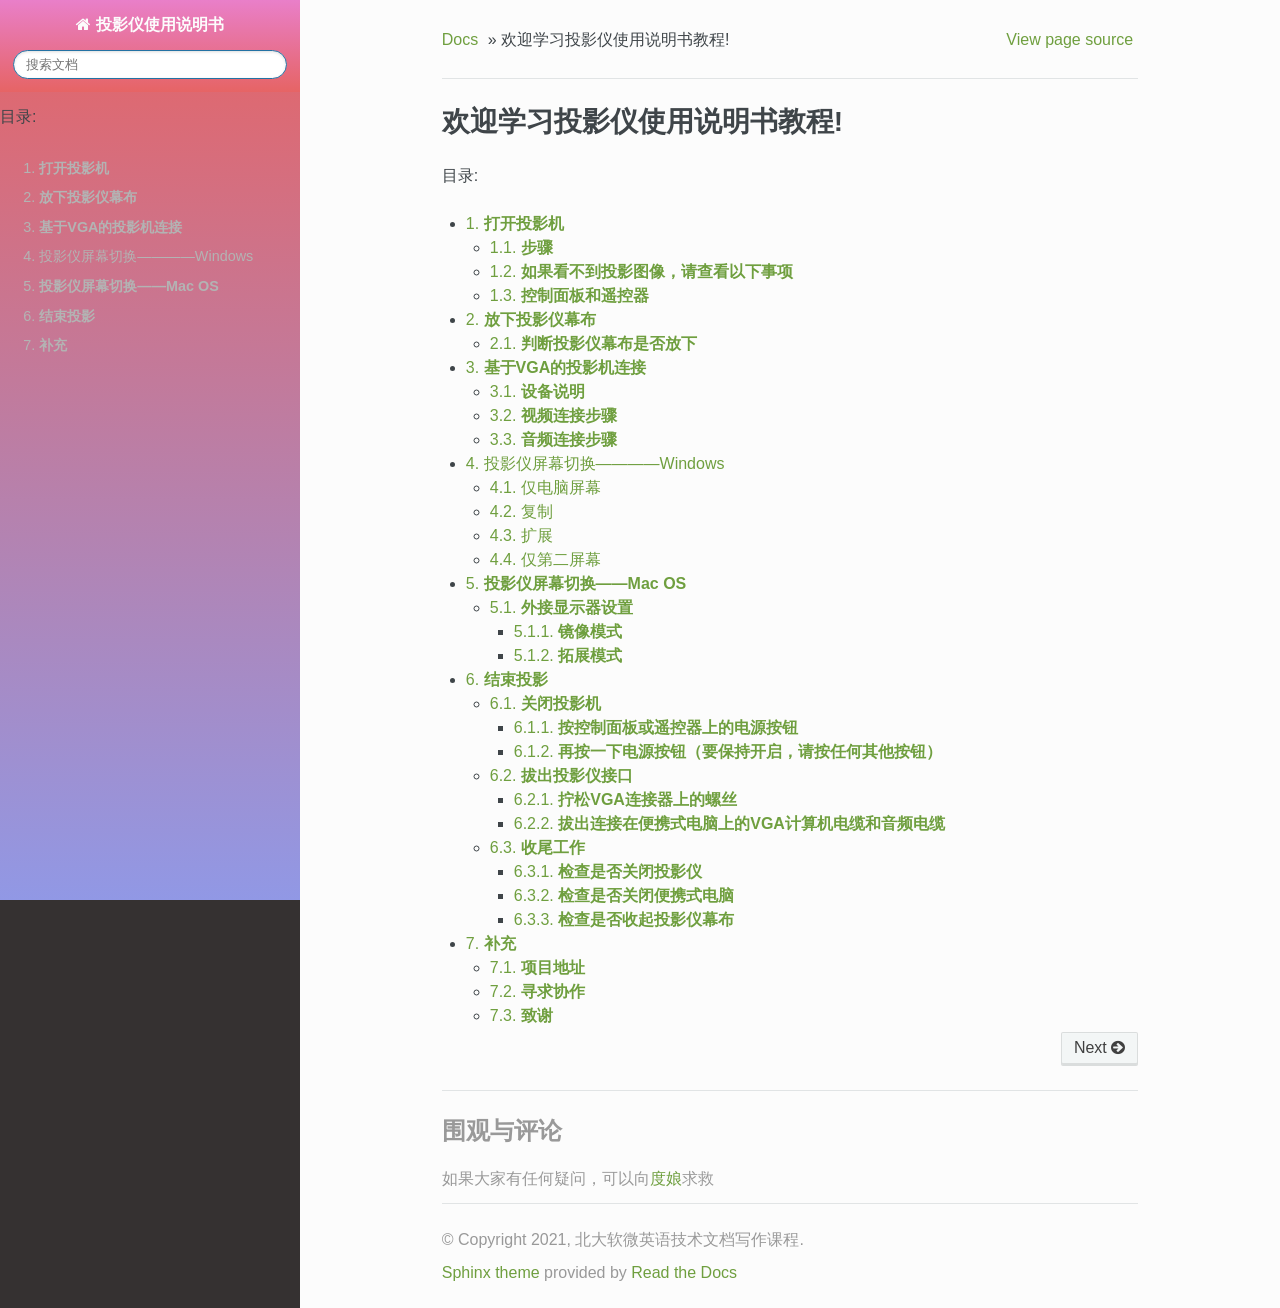
<file: index.html>
<!DOCTYPE html>
<!--[if IE 8]><html class="no-js lt-ie9" lang="en" > <![endif]-->
<!--[if gt IE 8]><!--> <html class="no-js" lang="en" > <!--<![endif]-->
<head>
  <meta charset="utf-8">
  <meta name="viewport" content="width=device-width, initial-scale=1.0">
  
  <title>欢迎学习投影仪使用说明书教程! &mdash; 投影仪使用说明书 1.0.0rc1 文档</title>
  

  
  

  
  <link href="_static/css/font_lato_googleapi.css" type='text/css'>
  
  
    

  

  
  
    <link rel="stylesheet" href="_static/css/theme.css" type="text/css" />
  

  
    <link rel="stylesheet" href="_static/copybutton.css" type="text/css" />
  
        <link rel="index" title="索引"
              href="genindex.html"/>
        <link rel="search" title="搜索" href="search.html"/>
    <link rel="top" title="投影仪使用说明书 1.0.0rc1 文档" href="#"/>
        <link rel="next" title="1. 打开投影机" href="chapter1.html"/> 

  
  <script type="text/javascript" src="_static/js/modernizr.min.js"></script>

</head>

<body class="wy-body-for-nav" role="document">

  <div class="wy-grid-for-nav">

    
    <nav data-toggle="wy-nav-shift" class="wy-nav-side">
      <div class="wy-side-nav-search">
        
          <a href="#" class="fa fa-home"> 投影仪使用说明书</a>
        
        <div role="search">
  <form id ="rtd-search-form" class="wy-form" action="search.html" method="get">
    <input type="text" name="q" placeholder="搜索文档" />
    <input type="hidden" name="check_keywords" value="yes" />
    <input type="hidden" name="area" value="default" />
  </form>
</div>
      </div>

      <div class="wy-menu wy-menu-vertical" data-spy="affix" role="navigation" aria-label="main navigation">
        
        
            <p class="caption"><span class="caption-text">目录:</span></p>
<ul>
<li class="toctree-l1"><a class="reference internal" href="chapter1.html">1. <strong>打开投影机</strong></a><ul>
<li class="toctree-l2"><a class="reference internal" href="chapter1.html#id2">1.1. <strong>步骤</strong></a></li>
<li class="toctree-l2"><a class="reference internal" href="chapter1.html#id3">1.2. <strong>如果看不到投影图像，请查看以下事项</strong></a></li>
<li class="toctree-l2"><a class="reference internal" href="chapter1.html#id4">1.3. <strong>控制面板和遥控器</strong></a></li>
</ul>
</li>
<li class="toctree-l1"><a class="reference internal" href="chapter2.html">2. <strong>放下投影仪幕布</strong></a><ul>
<li class="toctree-l2"><a class="reference internal" href="chapter2.html#id2">2.1. <strong>判断投影仪幕布是否放下</strong></a></li>
</ul>
</li>
<li class="toctree-l1"><a class="reference internal" href="chapter3.html">3. <strong>基于VGA的投影机连接</strong></a><ul>
<li class="toctree-l2"><a class="reference internal" href="chapter3.html#id1">3.1. <strong>设备说明</strong></a></li>
<li class="toctree-l2"><a class="reference internal" href="chapter3.html#id4">3.2. <strong>视频连接步骤</strong></a></li>
<li class="toctree-l2"><a class="reference internal" href="chapter3.html#id5">3.3. <strong>音频连接步骤</strong></a></li>
</ul>
</li>
<li class="toctree-l1"><a class="reference internal" href="chapter4.html">4. 投影仪屏幕切换————Windows</a><ul>
<li class="toctree-l2"><a class="reference internal" href="chapter4.html#id1">4.1. 仅电脑屏幕</a></li>
<li class="toctree-l2"><a class="reference internal" href="chapter4.html#id2">4.2. 复制</a></li>
<li class="toctree-l2"><a class="reference internal" href="chapter4.html#id3">4.3. 扩展</a></li>
<li class="toctree-l2"><a class="reference internal" href="chapter4.html#id4">4.4. 仅第二屏幕</a></li>
</ul>
</li>
<li class="toctree-l1"><a class="reference internal" href="chapter5.html">5. <strong>投影仪屏幕切换——Mac OS</strong></a><ul>
<li class="toctree-l2"><a class="reference internal" href="chapter5.html#id1">5.1. <strong>外接显示器设置</strong></a></li>
</ul>
</li>
<li class="toctree-l1"><a class="reference internal" href="chapter6.html">6. <strong>结束投影</strong></a><ul>
<li class="toctree-l2"><a class="reference internal" href="chapter6.html#id2">6.1. <strong>关闭投影机</strong></a></li>
<li class="toctree-l2"><a class="reference internal" href="chapter6.html#id5">6.2. <strong>拔出投影仪接口</strong></a></li>
<li class="toctree-l2"><a class="reference internal" href="chapter6.html#id8">6.3. <strong>收尾工作</strong></a></li>
</ul>
</li>
<li class="toctree-l1"><a class="reference internal" href="chapter7.html">7. <strong>补充</strong></a><ul>
<li class="toctree-l2"><a class="reference internal" href="chapter7.html#id2">7.1. <strong>项目地址</strong></a></li>
<li class="toctree-l2"><a class="reference internal" href="chapter7.html#id5">7.2. <strong>寻求协作</strong></a></li>
<li class="toctree-l2"><a class="reference internal" href="chapter7.html#id6">7.3. <strong>致谢</strong></a></li>
</ul>
</li>
</ul>

        
      </div>
      &nbsp;
    </nav>

    <section data-toggle="wy-nav-shift" class="wy-nav-content-wrap">

      
      <nav class="wy-nav-top" role="navigation" aria-label="top navigation">
        <i data-toggle="wy-nav-top" class="fa fa-bars"></i>
        <a href="#">投影仪使用说明书</a>
      </nav>


      
      
      <div class="wy-nav-content">
        <div class="rst-content">
          <div role="navigation" aria-label="breadcrumbs navigation">
  <ul class="wy-breadcrumbs">
    <li><a href="#">Docs</a> &raquo;</li>
      
    <li>欢迎学习投影仪使用说明书教程!</li>
      <li class="wy-breadcrumbs-aside">
        
          <a href="_sources/index.rst.txt" rel="nofollow"> View page source</a>
        
      </li>
  </ul>
  <hr/>
</div>
          <div role="main" class="document">
            
  <div class="section" id="id1">
<h1>欢迎学习投影仪使用说明书教程!<a class="headerlink" href="#id1" title="永久链接至标题">¶</a></h1>
<div class="toctree-wrapper compound">
<p class="caption"><span class="caption-text">目录:</span></p>
<ul>
<li class="toctree-l1"><a class="reference internal" href="chapter1.html">1. <strong>打开投影机</strong></a><ul>
<li class="toctree-l2"><a class="reference internal" href="chapter1.html#id2">1.1. <strong>步骤</strong></a></li>
<li class="toctree-l2"><a class="reference internal" href="chapter1.html#id3">1.2. <strong>如果看不到投影图像，请查看以下事项</strong></a></li>
<li class="toctree-l2"><a class="reference internal" href="chapter1.html#id4">1.3. <strong>控制面板和遥控器</strong></a></li>
</ul>
</li>
<li class="toctree-l1"><a class="reference internal" href="chapter2.html">2. <strong>放下投影仪幕布</strong></a><ul>
<li class="toctree-l2"><a class="reference internal" href="chapter2.html#id2">2.1. <strong>判断投影仪幕布是否放下</strong></a></li>
</ul>
</li>
<li class="toctree-l1"><a class="reference internal" href="chapter3.html">3. <strong>基于VGA的投影机连接</strong></a><ul>
<li class="toctree-l2"><a class="reference internal" href="chapter3.html#id1">3.1. <strong>设备说明</strong></a></li>
<li class="toctree-l2"><a class="reference internal" href="chapter3.html#id4">3.2. <strong>视频连接步骤</strong></a></li>
<li class="toctree-l2"><a class="reference internal" href="chapter3.html#id5">3.3. <strong>音频连接步骤</strong></a></li>
</ul>
</li>
<li class="toctree-l1"><a class="reference internal" href="chapter4.html">4. 投影仪屏幕切换————Windows</a><ul>
<li class="toctree-l2"><a class="reference internal" href="chapter4.html#id1">4.1. 仅电脑屏幕</a></li>
<li class="toctree-l2"><a class="reference internal" href="chapter4.html#id2">4.2. 复制</a></li>
<li class="toctree-l2"><a class="reference internal" href="chapter4.html#id3">4.3. 扩展</a></li>
<li class="toctree-l2"><a class="reference internal" href="chapter4.html#id4">4.4. 仅第二屏幕</a></li>
</ul>
</li>
<li class="toctree-l1"><a class="reference internal" href="chapter5.html">5. <strong>投影仪屏幕切换——Mac OS</strong></a><ul>
<li class="toctree-l2"><a class="reference internal" href="chapter5.html#id1">5.1. <strong>外接显示器设置</strong></a><ul>
<li class="toctree-l3"><a class="reference internal" href="chapter5.html#id2">5.1.1. <strong>镜像模式</strong></a></li>
<li class="toctree-l3"><a class="reference internal" href="chapter5.html#id3">5.1.2. <strong>拓展模式</strong></a></li>
</ul>
</li>
</ul>
</li>
<li class="toctree-l1"><a class="reference internal" href="chapter6.html">6. <strong>结束投影</strong></a><ul>
<li class="toctree-l2"><a class="reference internal" href="chapter6.html#id2">6.1. <strong>关闭投影机</strong></a><ul>
<li class="toctree-l3"><a class="reference internal" href="chapter6.html#id3">6.1.1. <strong>按控制面板或遥控器上的电源按钮</strong></a></li>
<li class="toctree-l3"><a class="reference internal" href="chapter6.html#id4">6.1.2. <strong>再按一下电源按钮（要保持开启，请按任何其他按钮）</strong></a></li>
</ul>
</li>
<li class="toctree-l2"><a class="reference internal" href="chapter6.html#id5">6.2. <strong>拔出投影仪接口</strong></a><ul>
<li class="toctree-l3"><a class="reference internal" href="chapter6.html#vga">6.2.1. <strong>拧松VGA连接器上的螺丝</strong></a></li>
<li class="toctree-l3"><a class="reference internal" href="chapter6.html#id6">6.2.2. <strong>拔出连接在便携式电脑上的VGA计算机电缆和音频电缆</strong></a></li>
</ul>
</li>
<li class="toctree-l2"><a class="reference internal" href="chapter6.html#id8">6.3. <strong>收尾工作</strong></a><ul>
<li class="toctree-l3"><a class="reference internal" href="chapter6.html#id9">6.3.1. <strong>检查是否关闭投影仪</strong></a></li>
<li class="toctree-l3"><a class="reference internal" href="chapter6.html#id10">6.3.2. <strong>检查是否关闭便携式电脑</strong></a></li>
<li class="toctree-l3"><a class="reference internal" href="chapter6.html#id11">6.3.3. <strong>检查是否收起投影仪幕布</strong></a></li>
</ul>
</li>
</ul>
</li>
<li class="toctree-l1"><a class="reference internal" href="chapter7.html">7. <strong>补充</strong></a><ul>
<li class="toctree-l2"><a class="reference internal" href="chapter7.html#id2">7.1. <strong>项目地址</strong></a></li>
<li class="toctree-l2"><a class="reference internal" href="chapter7.html#id5">7.2. <strong>寻求协作</strong></a></li>
<li class="toctree-l2"><a class="reference internal" href="chapter7.html#id6">7.3. <strong>致谢</strong></a></li>
</ul>
</li>
</ul>
</div>
</div>


          </div>
          
          <footer>
  
    <div class="rst-footer-buttons" role="navigation" aria-label="footer navigation">
      
        <a href="chapter1.html" class="btn btn-neutral float-right" title="1. 打开投影机">Next <span class="fa fa-arrow-circle-right"></span></a>
      
      
    </div>
  

  <!--添加disques，支持留言功能；线下自己使用时，请注释掉 <style>
#ad {
    float: right;
    width: 29%;
}

#discuss {
    float: left;
    width: 70%;
}

em {
    font-style: normal;
}

a, a .pre {
    color: ;
}

body, body.dark,.nav>ul>li>a:hover, .nav>ul>li>div a:hover {
	color: #3f4549 !important;
}
</style>
<div>
	<div class="section" id="discuss">

		<h2>
			围观与评论
			<a class="headerlink" href="#discuss" title="永久链接至标题">¶</a>
		</h2>

		<div id="disqus_thread"></div>
		<p>
			如果大家有任何疑问，可以向<a href='https://www.baidu.com/'>度娘</a>求救<br>
		</p>
		<script>
    /**
    *  RECOMMENDED CONFIGURATION VARIABLES: EDIT AND UNCOMMENT THE SECTION BELOW TO INSERT DYNAMIC VALUES FROM YOUR PLATFORM OR CMS.
    *  LEARN WHY DEFINING THESE VARIABLES IS IMPORTANT: https://disqus.com/admin/universalcode/#configuration-variables    */
    /*
    var disqus_config = function () {
    this.page.url = PAGE_URL;  // Replace PAGE_URL with your page's canonical URL variable
    this.page.identifier = PAGE_IDENTIFIER; // Replace PAGE_IDENTIFIER with your page's unique identifier variable
    };
    */
    		(function() { // DON'T EDIT BELOW THIS LINE
    		var d = document, s = d.createElement('script');
    		s.src = 'https://zhanghaojie.disqus.com/embed.js';
    		s.setAttribute('data-timestamp', +new Date());
    		(d.head || d.body).appendChild(s);
    		})();
		</script>
		<noscript>Please enable JavaScript to view the <a href="https://disqus.com/?ref_noscript">comments powered by Disqus.</a></noscript>

	
	</div>
<div style="clear:both" />
 ，因为disqus加载的速度太慢，影响本地浏览体验；-->
  <hr/>  
     <style>
#ad {
    float: right;
    width: 29%;
}

#discuss {
    float: left;
    width: 70%;
}

em {
    font-style: normal;
}

a, a .pre {
    color: ;
}

body, body.dark,.nav>ul>li>a:hover, .nav>ul>li>div a:hover {
	color: #3f4549 !important;
}
</style>
<div>
	<div class="section" id="discuss">

		<h2>
			围观与评论
			<a class="headerlink" href="#discuss" title="永久链接至标题">¶</a>
		</h2>

		<div id="disqus_thread"></div>
		<p>
			如果大家有任何疑问，可以向<a href='https://www.baidu.com/'>度娘</a>求救<br>
		</p>
		<script>
    /**
    *  RECOMMENDED CONFIGURATION VARIABLES: EDIT AND UNCOMMENT THE SECTION BELOW TO INSERT DYNAMIC VALUES FROM YOUR PLATFORM OR CMS.
    *  LEARN WHY DEFINING THESE VARIABLES IS IMPORTANT: https://disqus.com/admin/universalcode/#configuration-variables    */
    /*
    var disqus_config = function () {
    this.page.url = PAGE_URL;  // Replace PAGE_URL with your page's canonical URL variable
    this.page.identifier = PAGE_IDENTIFIER; // Replace PAGE_IDENTIFIER with your page's unique identifier variable
    };
    */
    		(function() { // DON'T EDIT BELOW THIS LINE
    		var d = document, s = d.createElement('script');
    		s.src = 'https://zhanghaojie.disqus.com/embed.js';
    		s.setAttribute('data-timestamp', +new Date());
    		(d.head || d.body).appendChild(s);
    		})();
		</script>
		<noscript>Please enable JavaScript to view the <a href="https://disqus.com/?ref_noscript">comments powered by Disqus.</a></noscript>

	
	</div>
<div style="clear:both" />
 
  <hr/>
  
  <div role="contentinfo">
    <p>
        &copy; Copyright 2021, 北大软微英语技术文档写作课程.
    </p>
  </div>

  <a href="https://github.com/snide/sphinx_rtd_theme">Sphinx theme</a> provided by <a href="https://readthedocs.org">Read the Docs</a>
</footer>
        </div>
      </div>

    </section>

  </div>
  
  


  

    <script type="text/javascript">
        var DOCUMENTATION_OPTIONS = {
            URL_ROOT:'./',
            VERSION:'1.0.0rc1',
            COLLAPSE_INDEX:false,
            FILE_SUFFIX:'.html',
            HAS_SOURCE:  true
        };
    </script>
      <script type="text/javascript" src="_static/jquery.js"></script>
      <script type="text/javascript" src="_static/underscore.js"></script>
      <script type="text/javascript" src="_static/doctools.js"></script>
      <script type="text/javascript" src="_static/language_data.js"></script>
      <script type="text/javascript" src="_static/clipboard.min.js"></script>
      <script type="text/javascript" src="_static/copybutton.js"></script>
      <script type="text/javascript" src="_static/translations.js"></script>

  

  
  
    <script type="text/javascript" src="_static/js/theme.js"></script>
  

  
  
  <script type="text/javascript">
      jQuery(function () {
          SphinxRtdTheme.StickyNav.enable();
      });
  </script>
    

<link rel="stylesheet" type="text/css"
href="_static/custom.css">



</body>
</html>
</file>
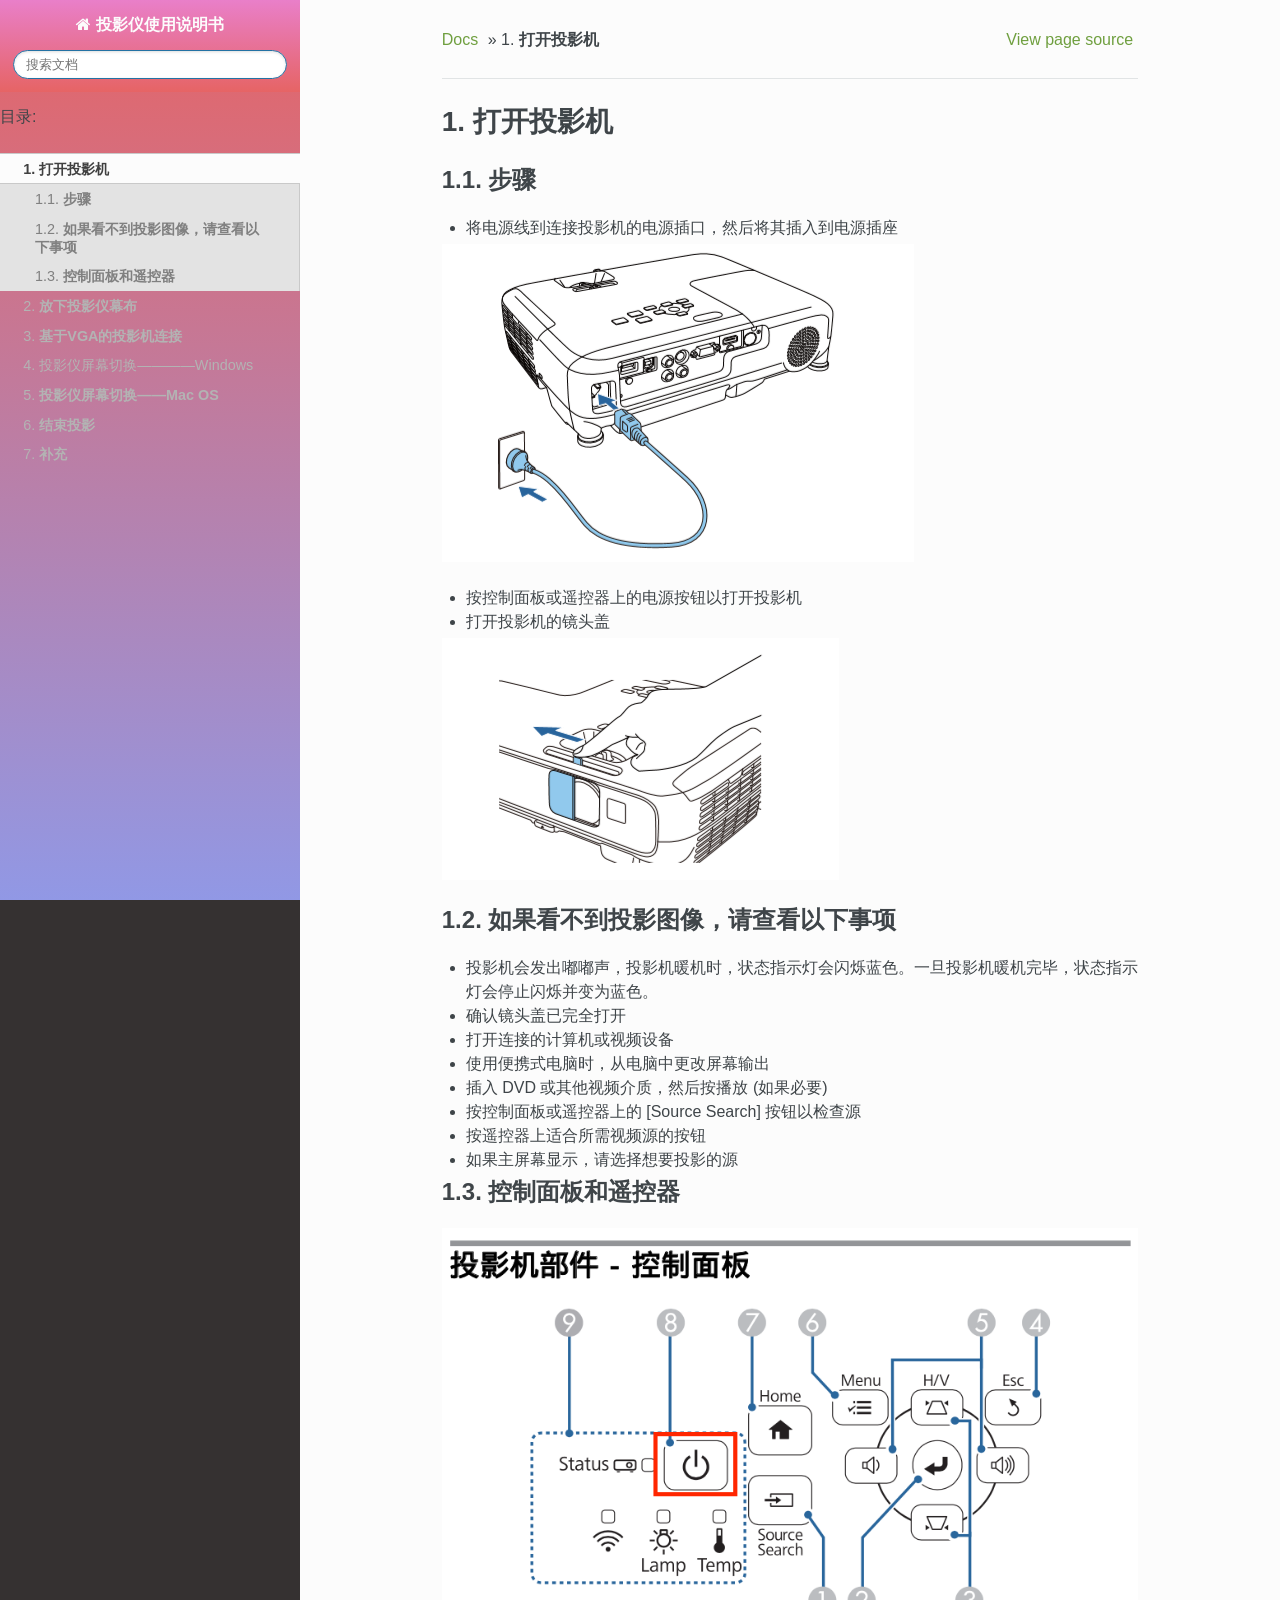
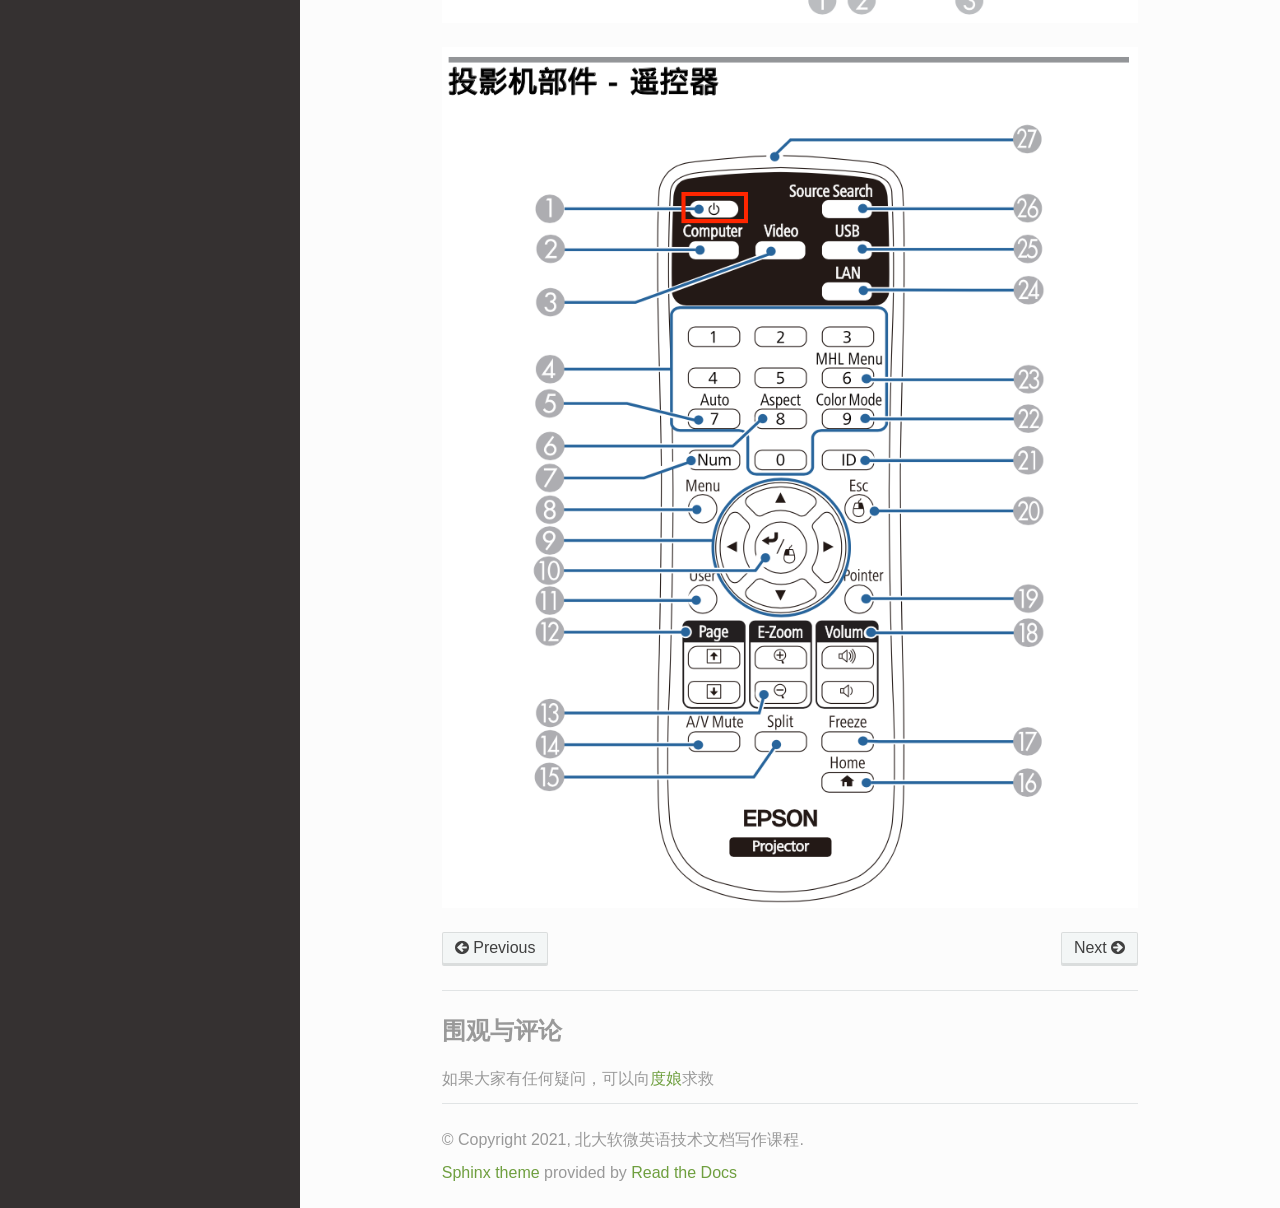
<file: chapter1.html>
<!DOCTYPE html>
<!--[if IE 8]><html class="no-js lt-ie9" lang="en" > <![endif]-->
<!--[if gt IE 8]><!--> <html class="no-js" lang="en" > <!--<![endif]-->
<head>
  <meta charset="utf-8">
  <meta name="viewport" content="width=device-width, initial-scale=1.0">
  
  <title>1. 打开投影机 &mdash; 投影仪使用说明书 1.0.0rc1 文档</title>
  

  
  

  
  <link href="_static/css/font_lato_googleapi.css" type='text/css'>
  
  
    

  

  
  
    <link rel="stylesheet" href="_static/css/theme.css" type="text/css" />
  

  
    <link rel="stylesheet" href="_static/copybutton.css" type="text/css" />
  
        <link rel="index" title="索引"
              href="genindex.html"/>
        <link rel="search" title="搜索" href="search.html"/>
    <link rel="top" title="投影仪使用说明书 1.0.0rc1 文档" href="index.html"/>
        <link rel="next" title="2. 放下投影仪幕布" href="chapter2.html"/>
        <link rel="prev" title="欢迎学习投影仪使用说明书教程!" href="index.html"/> 

  
  <script type="text/javascript" src="_static/js/modernizr.min.js"></script>

</head>

<body class="wy-body-for-nav" role="document">

  <div class="wy-grid-for-nav">

    
    <nav data-toggle="wy-nav-shift" class="wy-nav-side">
      <div class="wy-side-nav-search">
        
          <a href="index.html" class="fa fa-home"> 投影仪使用说明书</a>
        
        <div role="search">
  <form id ="rtd-search-form" class="wy-form" action="search.html" method="get">
    <input type="text" name="q" placeholder="搜索文档" />
    <input type="hidden" name="check_keywords" value="yes" />
    <input type="hidden" name="area" value="default" />
  </form>
</div>
      </div>

      <div class="wy-menu wy-menu-vertical" data-spy="affix" role="navigation" aria-label="main navigation">
        
        
            <p class="caption"><span class="caption-text">目录:</span></p>
<ul class="current">
<li class="toctree-l1 current"><a class="current reference internal" href="#">1. <strong>打开投影机</strong></a><ul>
<li class="toctree-l2"><a class="reference internal" href="#id2">1.1. <strong>步骤</strong></a></li>
<li class="toctree-l2"><a class="reference internal" href="#id3">1.2. <strong>如果看不到投影图像，请查看以下事项</strong></a></li>
<li class="toctree-l2"><a class="reference internal" href="#id4">1.3. <strong>控制面板和遥控器</strong></a></li>
</ul>
</li>
<li class="toctree-l1"><a class="reference internal" href="chapter2.html">2. <strong>放下投影仪幕布</strong></a><ul>
<li class="toctree-l2"><a class="reference internal" href="chapter2.html#id2">2.1. <strong>判断投影仪幕布是否放下</strong></a></li>
</ul>
</li>
<li class="toctree-l1"><a class="reference internal" href="chapter3.html">3. <strong>基于VGA的投影机连接</strong></a><ul>
<li class="toctree-l2"><a class="reference internal" href="chapter3.html#id1">3.1. <strong>设备说明</strong></a></li>
<li class="toctree-l2"><a class="reference internal" href="chapter3.html#id4">3.2. <strong>视频连接步骤</strong></a></li>
<li class="toctree-l2"><a class="reference internal" href="chapter3.html#id5">3.3. <strong>音频连接步骤</strong></a></li>
</ul>
</li>
<li class="toctree-l1"><a class="reference internal" href="chapter4.html">4. 投影仪屏幕切换————Windows</a><ul>
<li class="toctree-l2"><a class="reference internal" href="chapter4.html#id1">4.1. 仅电脑屏幕</a></li>
<li class="toctree-l2"><a class="reference internal" href="chapter4.html#id2">4.2. 复制</a></li>
<li class="toctree-l2"><a class="reference internal" href="chapter4.html#id3">4.3. 扩展</a></li>
<li class="toctree-l2"><a class="reference internal" href="chapter4.html#id4">4.4. 仅第二屏幕</a></li>
</ul>
</li>
<li class="toctree-l1"><a class="reference internal" href="chapter5.html">5. <strong>投影仪屏幕切换——Mac OS</strong></a><ul>
<li class="toctree-l2"><a class="reference internal" href="chapter5.html#id1">5.1. <strong>外接显示器设置</strong></a></li>
</ul>
</li>
<li class="toctree-l1"><a class="reference internal" href="chapter6.html">6. <strong>结束投影</strong></a><ul>
<li class="toctree-l2"><a class="reference internal" href="chapter6.html#id2">6.1. <strong>关闭投影机</strong></a></li>
<li class="toctree-l2"><a class="reference internal" href="chapter6.html#id5">6.2. <strong>拔出投影仪接口</strong></a></li>
<li class="toctree-l2"><a class="reference internal" href="chapter6.html#id8">6.3. <strong>收尾工作</strong></a></li>
</ul>
</li>
<li class="toctree-l1"><a class="reference internal" href="chapter7.html">7. <strong>补充</strong></a><ul>
<li class="toctree-l2"><a class="reference internal" href="chapter7.html#id2">7.1. <strong>项目地址</strong></a></li>
<li class="toctree-l2"><a class="reference internal" href="chapter7.html#id5">7.2. <strong>寻求协作</strong></a></li>
<li class="toctree-l2"><a class="reference internal" href="chapter7.html#id6">7.3. <strong>致谢</strong></a></li>
</ul>
</li>
</ul>

        
      </div>
      &nbsp;
    </nav>

    <section data-toggle="wy-nav-shift" class="wy-nav-content-wrap">

      
      <nav class="wy-nav-top" role="navigation" aria-label="top navigation">
        <i data-toggle="wy-nav-top" class="fa fa-bars"></i>
        <a href="index.html">投影仪使用说明书</a>
      </nav>


      
      
      <div class="wy-nav-content">
        <div class="rst-content">
          <div role="navigation" aria-label="breadcrumbs navigation">
  <ul class="wy-breadcrumbs">
    <li><a href="index.html">Docs</a> &raquo;</li>
      
    <li><span class="section-number">1. </span><strong>打开投影机</strong></li>
      <li class="wy-breadcrumbs-aside">
        
          <a href="_sources/chapter1.md.txt" rel="nofollow"> View page source</a>
        
      </li>
  </ul>
  <hr/>
</div>
          <div role="main" class="document">
            
  <div class="section" id="id1">
<h1><span class="section-number">1. </span><strong>打开投影机</strong><a class="headerlink" href="#id1" title="永久链接至标题">¶</a></h1>
<div class="section" id="id2">
<h2><span class="section-number">1.1. </span><strong>步骤</strong><a class="headerlink" href="#id2" title="永久链接至标题">¶</a></h2>
<ul class="simple">
<li><p>将电源线到连接投影机的电源插口，然后将其插入到电源插座</p></li>
</ul>
<p><img alt="打开投影机" src="_images/Turn_on_the_projector.png" /></p>
<ul class="simple">
<li><p>按控制面板或遥控器上的电源按钮以打开投影机</p></li>
<li><p>打开投影机的镜头盖</p></li>
</ul>
<p><img alt="打开镜头盖" src="_images/Open_the_cover.png" /></p>
</div>
<div class="section" id="id3">
<h2><span class="section-number">1.2. </span><strong>如果看不到投影图像，请查看以下事项</strong><a class="headerlink" href="#id3" title="永久链接至标题">¶</a></h2>
<ul class="simple">
<li><p>投影机会发出嘟嘟声，投影机暖机时，状态指示灯会闪烁蓝色。一旦投影机暖机完毕，状态指示灯会停止闪烁并变为蓝色。</p></li>
<li><p>确认镜头盖已完全打开</p></li>
<li><p>打开连接的计算机或视频设备</p></li>
<li><p>使用便携式电脑时，从电脑中更改屏幕输出</p></li>
<li><p>插入 DVD 或其他视频介质，然后按播放 (如果必要)</p></li>
<li><p>按控制面板或遥控器上的 [Source Search] 按钮以检查源</p></li>
<li><p>按遥控器上适合所需视频源的按钮</p></li>
<li><p>如果主屏幕显示，请选择想要投影的源</p></li>
</ul>
</div>
<div class="section" id="id4">
<h2><span class="section-number">1.3. </span><strong>控制面板和遥控器</strong><a class="headerlink" href="#id4" title="永久链接至标题">¶</a></h2>
<p><img alt="控制面板" src="_images/Controller.png" /></p>
<p><img alt="遥控器" src="_images/Mobile.png" /></p>
</div>
</div>


          </div>
          
          <footer>
  
    <div class="rst-footer-buttons" role="navigation" aria-label="footer navigation">
      
        <a href="chapter2.html" class="btn btn-neutral float-right" title="2. 放下投影仪幕布">Next <span class="fa fa-arrow-circle-right"></span></a>
      
      
        <a href="index.html" class="btn btn-neutral" title="欢迎学习投影仪使用说明书教程!"><span class="fa fa-arrow-circle-left"></span> Previous</a>
      
    </div>
  

  <!--添加disques，支持留言功能；线下自己使用时，请注释掉 <style>
#ad {
    float: right;
    width: 29%;
}

#discuss {
    float: left;
    width: 70%;
}

em {
    font-style: normal;
}

a, a .pre {
    color: ;
}

body, body.dark,.nav>ul>li>a:hover, .nav>ul>li>div a:hover {
	color: #3f4549 !important;
}
</style>
<div>
	<div class="section" id="discuss">

		<h2>
			围观与评论
			<a class="headerlink" href="#discuss" title="永久链接至标题">¶</a>
		</h2>

		<div id="disqus_thread"></div>
		<p>
			如果大家有任何疑问，可以向<a href='https://www.baidu.com/'>度娘</a>求救<br>
		</p>
		<script>
    /**
    *  RECOMMENDED CONFIGURATION VARIABLES: EDIT AND UNCOMMENT THE SECTION BELOW TO INSERT DYNAMIC VALUES FROM YOUR PLATFORM OR CMS.
    *  LEARN WHY DEFINING THESE VARIABLES IS IMPORTANT: https://disqus.com/admin/universalcode/#configuration-variables    */
    /*
    var disqus_config = function () {
    this.page.url = PAGE_URL;  // Replace PAGE_URL with your page's canonical URL variable
    this.page.identifier = PAGE_IDENTIFIER; // Replace PAGE_IDENTIFIER with your page's unique identifier variable
    };
    */
    		(function() { // DON'T EDIT BELOW THIS LINE
    		var d = document, s = d.createElement('script');
    		s.src = 'https://zhanghaojie.disqus.com/embed.js';
    		s.setAttribute('data-timestamp', +new Date());
    		(d.head || d.body).appendChild(s);
    		})();
		</script>
		<noscript>Please enable JavaScript to view the <a href="https://disqus.com/?ref_noscript">comments powered by Disqus.</a></noscript>

	
	</div>
<div style="clear:both" />
 ，因为disqus加载的速度太慢，影响本地浏览体验；-->
  <hr/>  
     <style>
#ad {
    float: right;
    width: 29%;
}

#discuss {
    float: left;
    width: 70%;
}

em {
    font-style: normal;
}

a, a .pre {
    color: ;
}

body, body.dark,.nav>ul>li>a:hover, .nav>ul>li>div a:hover {
	color: #3f4549 !important;
}
</style>
<div>
	<div class="section" id="discuss">

		<h2>
			围观与评论
			<a class="headerlink" href="#discuss" title="永久链接至标题">¶</a>
		</h2>

		<div id="disqus_thread"></div>
		<p>
			如果大家有任何疑问，可以向<a href='https://www.baidu.com/'>度娘</a>求救<br>
		</p>
		<script>
    /**
    *  RECOMMENDED CONFIGURATION VARIABLES: EDIT AND UNCOMMENT THE SECTION BELOW TO INSERT DYNAMIC VALUES FROM YOUR PLATFORM OR CMS.
    *  LEARN WHY DEFINING THESE VARIABLES IS IMPORTANT: https://disqus.com/admin/universalcode/#configuration-variables    */
    /*
    var disqus_config = function () {
    this.page.url = PAGE_URL;  // Replace PAGE_URL with your page's canonical URL variable
    this.page.identifier = PAGE_IDENTIFIER; // Replace PAGE_IDENTIFIER with your page's unique identifier variable
    };
    */
    		(function() { // DON'T EDIT BELOW THIS LINE
    		var d = document, s = d.createElement('script');
    		s.src = 'https://zhanghaojie.disqus.com/embed.js';
    		s.setAttribute('data-timestamp', +new Date());
    		(d.head || d.body).appendChild(s);
    		})();
		</script>
		<noscript>Please enable JavaScript to view the <a href="https://disqus.com/?ref_noscript">comments powered by Disqus.</a></noscript>

	
	</div>
<div style="clear:both" />
 
  <hr/>
  
  <div role="contentinfo">
    <p>
        &copy; Copyright 2021, 北大软微英语技术文档写作课程.
    </p>
  </div>

  <a href="https://github.com/snide/sphinx_rtd_theme">Sphinx theme</a> provided by <a href="https://readthedocs.org">Read the Docs</a>
</footer>
        </div>
      </div>

    </section>

  </div>
  
  


  

    <script type="text/javascript">
        var DOCUMENTATION_OPTIONS = {
            URL_ROOT:'./',
            VERSION:'1.0.0rc1',
            COLLAPSE_INDEX:false,
            FILE_SUFFIX:'.html',
            HAS_SOURCE:  true
        };
    </script>
      <script type="text/javascript" src="_static/jquery.js"></script>
      <script type="text/javascript" src="_static/underscore.js"></script>
      <script type="text/javascript" src="_static/doctools.js"></script>
      <script type="text/javascript" src="_static/language_data.js"></script>
      <script type="text/javascript" src="_static/clipboard.min.js"></script>
      <script type="text/javascript" src="_static/copybutton.js"></script>
      <script type="text/javascript" src="_static/translations.js"></script>

  

  
  
    <script type="text/javascript" src="_static/js/theme.js"></script>
  

  
  
  <script type="text/javascript">
      jQuery(function () {
          SphinxRtdTheme.StickyNav.enable();
      });
  </script>
    

<link rel="stylesheet" type="text/css"
href="_static/custom.css">



</body>
</html>
</file>
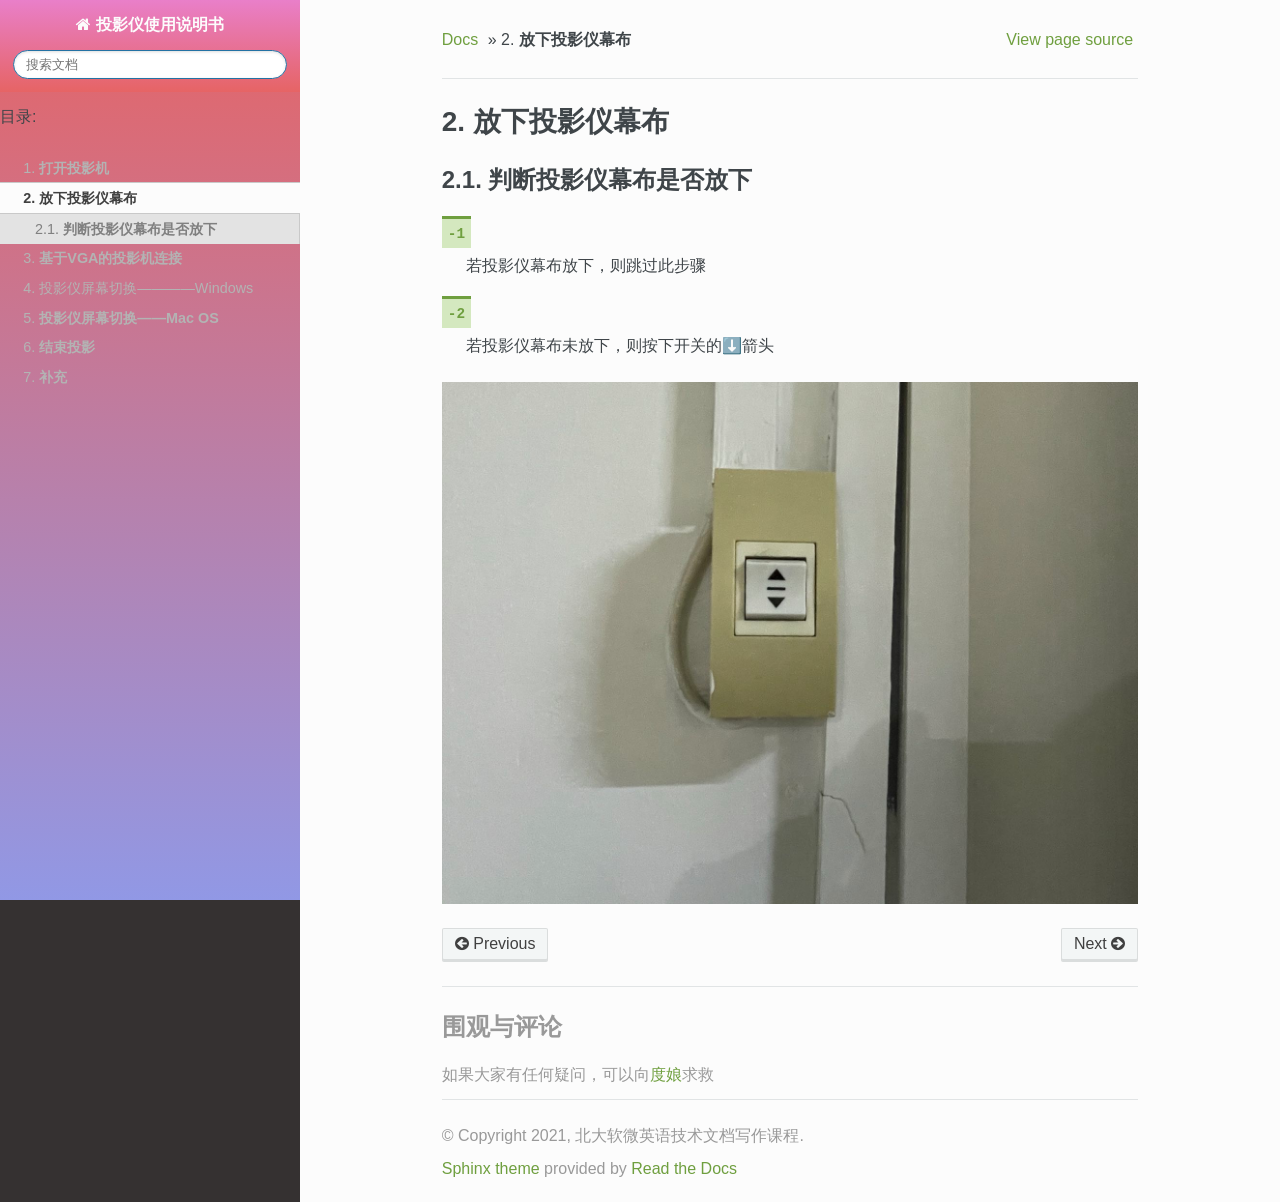
<file: chapter2.html>
<!DOCTYPE html>
<!--[if IE 8]><html class="no-js lt-ie9" lang="en" > <![endif]-->
<!--[if gt IE 8]><!--> <html class="no-js" lang="en" > <!--<![endif]-->
<head>
  <meta charset="utf-8">
  <meta name="viewport" content="width=device-width, initial-scale=1.0">
  
  <title>2. 放下投影仪幕布 &mdash; 投影仪使用说明书 1.0.0rc1 文档</title>
  

  
  

  
  <link href="_static/css/font_lato_googleapi.css" type='text/css'>
  
  
    

  

  
  
    <link rel="stylesheet" href="_static/css/theme.css" type="text/css" />
  

  
    <link rel="stylesheet" href="_static/copybutton.css" type="text/css" />
  
        <link rel="index" title="索引"
              href="genindex.html"/>
        <link rel="search" title="搜索" href="search.html"/>
    <link rel="top" title="投影仪使用说明书 1.0.0rc1 文档" href="index.html"/>
        <link rel="next" title="3. 基于VGA的投影机连接" href="chapter3.html"/>
        <link rel="prev" title="1. 打开投影机" href="chapter1.html"/> 

  
  <script type="text/javascript" src="_static/js/modernizr.min.js"></script>

</head>

<body class="wy-body-for-nav" role="document">

  <div class="wy-grid-for-nav">

    
    <nav data-toggle="wy-nav-shift" class="wy-nav-side">
      <div class="wy-side-nav-search">
        
          <a href="index.html" class="fa fa-home"> 投影仪使用说明书</a>
        
        <div role="search">
  <form id ="rtd-search-form" class="wy-form" action="search.html" method="get">
    <input type="text" name="q" placeholder="搜索文档" />
    <input type="hidden" name="check_keywords" value="yes" />
    <input type="hidden" name="area" value="default" />
  </form>
</div>
      </div>

      <div class="wy-menu wy-menu-vertical" data-spy="affix" role="navigation" aria-label="main navigation">
        
        
            <p class="caption"><span class="caption-text">目录:</span></p>
<ul class="current">
<li class="toctree-l1"><a class="reference internal" href="chapter1.html">1. <strong>打开投影机</strong></a><ul>
<li class="toctree-l2"><a class="reference internal" href="chapter1.html#id2">1.1. <strong>步骤</strong></a></li>
<li class="toctree-l2"><a class="reference internal" href="chapter1.html#id3">1.2. <strong>如果看不到投影图像，请查看以下事项</strong></a></li>
<li class="toctree-l2"><a class="reference internal" href="chapter1.html#id4">1.3. <strong>控制面板和遥控器</strong></a></li>
</ul>
</li>
<li class="toctree-l1 current"><a class="current reference internal" href="#">2. <strong>放下投影仪幕布</strong></a><ul>
<li class="toctree-l2"><a class="reference internal" href="#id2">2.1. <strong>判断投影仪幕布是否放下</strong></a></li>
</ul>
</li>
<li class="toctree-l1"><a class="reference internal" href="chapter3.html">3. <strong>基于VGA的投影机连接</strong></a><ul>
<li class="toctree-l2"><a class="reference internal" href="chapter3.html#id1">3.1. <strong>设备说明</strong></a></li>
<li class="toctree-l2"><a class="reference internal" href="chapter3.html#id4">3.2. <strong>视频连接步骤</strong></a></li>
<li class="toctree-l2"><a class="reference internal" href="chapter3.html#id5">3.3. <strong>音频连接步骤</strong></a></li>
</ul>
</li>
<li class="toctree-l1"><a class="reference internal" href="chapter4.html">4. 投影仪屏幕切换————Windows</a><ul>
<li class="toctree-l2"><a class="reference internal" href="chapter4.html#id1">4.1. 仅电脑屏幕</a></li>
<li class="toctree-l2"><a class="reference internal" href="chapter4.html#id2">4.2. 复制</a></li>
<li class="toctree-l2"><a class="reference internal" href="chapter4.html#id3">4.3. 扩展</a></li>
<li class="toctree-l2"><a class="reference internal" href="chapter4.html#id4">4.4. 仅第二屏幕</a></li>
</ul>
</li>
<li class="toctree-l1"><a class="reference internal" href="chapter5.html">5. <strong>投影仪屏幕切换——Mac OS</strong></a><ul>
<li class="toctree-l2"><a class="reference internal" href="chapter5.html#id1">5.1. <strong>外接显示器设置</strong></a></li>
</ul>
</li>
<li class="toctree-l1"><a class="reference internal" href="chapter6.html">6. <strong>结束投影</strong></a><ul>
<li class="toctree-l2"><a class="reference internal" href="chapter6.html#id2">6.1. <strong>关闭投影机</strong></a></li>
<li class="toctree-l2"><a class="reference internal" href="chapter6.html#id5">6.2. <strong>拔出投影仪接口</strong></a></li>
<li class="toctree-l2"><a class="reference internal" href="chapter6.html#id8">6.3. <strong>收尾工作</strong></a></li>
</ul>
</li>
<li class="toctree-l1"><a class="reference internal" href="chapter7.html">7. <strong>补充</strong></a><ul>
<li class="toctree-l2"><a class="reference internal" href="chapter7.html#id2">7.1. <strong>项目地址</strong></a></li>
<li class="toctree-l2"><a class="reference internal" href="chapter7.html#id5">7.2. <strong>寻求协作</strong></a></li>
<li class="toctree-l2"><a class="reference internal" href="chapter7.html#id6">7.3. <strong>致谢</strong></a></li>
</ul>
</li>
</ul>

        
      </div>
      &nbsp;
    </nav>

    <section data-toggle="wy-nav-shift" class="wy-nav-content-wrap">

      
      <nav class="wy-nav-top" role="navigation" aria-label="top navigation">
        <i data-toggle="wy-nav-top" class="fa fa-bars"></i>
        <a href="index.html">投影仪使用说明书</a>
      </nav>


      
      
      <div class="wy-nav-content">
        <div class="rst-content">
          <div role="navigation" aria-label="breadcrumbs navigation">
  <ul class="wy-breadcrumbs">
    <li><a href="index.html">Docs</a> &raquo;</li>
      
    <li><span class="section-number">2. </span><strong>放下投影仪幕布</strong></li>
      <li class="wy-breadcrumbs-aside">
        
          <a href="_sources/chapter2.rst.txt" rel="nofollow"> View page source</a>
        
      </li>
  </ul>
  <hr/>
</div>
          <div role="main" class="document">
            
  <div class="section" id="id1">
<h1><span class="section-number">2. </span><strong>放下投影仪幕布</strong><a class="headerlink" href="#id1" title="永久链接至标题">¶</a></h1>
<div class="section" id="id2">
<h2><span class="section-number">2.1. </span><strong>判断投影仪幕布是否放下</strong><a class="headerlink" href="#id2" title="永久链接至标题">¶</a></h2>
<dl class="option-list">
<dt><kbd><span class="option">-1</span></kbd></dt>
<dd><p>若投影仪幕布放下，则跳过此步骤</p>
</dd>
<dt><kbd><span class="option">-2</span></kbd></dt>
<dd><p>若投影仪幕布未放下，则按下开关的⬇️箭头</p>
</dd>
</dl>
<img alt="_images/c2_screen.jpeg" src="_images/c2_screen.jpeg" />
</div>
</div>


          </div>
          
          <footer>
  
    <div class="rst-footer-buttons" role="navigation" aria-label="footer navigation">
      
        <a href="chapter3.html" class="btn btn-neutral float-right" title="3. 基于VGA的投影机连接">Next <span class="fa fa-arrow-circle-right"></span></a>
      
      
        <a href="chapter1.html" class="btn btn-neutral" title="1. 打开投影机"><span class="fa fa-arrow-circle-left"></span> Previous</a>
      
    </div>
  

  <!--添加disques，支持留言功能；线下自己使用时，请注释掉 <style>
#ad {
    float: right;
    width: 29%;
}

#discuss {
    float: left;
    width: 70%;
}

em {
    font-style: normal;
}

a, a .pre {
    color: ;
}

body, body.dark,.nav>ul>li>a:hover, .nav>ul>li>div a:hover {
	color: #3f4549 !important;
}
</style>
<div>
	<div class="section" id="discuss">

		<h2>
			围观与评论
			<a class="headerlink" href="#discuss" title="永久链接至标题">¶</a>
		</h2>

		<div id="disqus_thread"></div>
		<p>
			如果大家有任何疑问，可以向<a href='https://www.baidu.com/'>度娘</a>求救<br>
		</p>
		<script>
    /**
    *  RECOMMENDED CONFIGURATION VARIABLES: EDIT AND UNCOMMENT THE SECTION BELOW TO INSERT DYNAMIC VALUES FROM YOUR PLATFORM OR CMS.
    *  LEARN WHY DEFINING THESE VARIABLES IS IMPORTANT: https://disqus.com/admin/universalcode/#configuration-variables    */
    /*
    var disqus_config = function () {
    this.page.url = PAGE_URL;  // Replace PAGE_URL with your page's canonical URL variable
    this.page.identifier = PAGE_IDENTIFIER; // Replace PAGE_IDENTIFIER with your page's unique identifier variable
    };
    */
    		(function() { // DON'T EDIT BELOW THIS LINE
    		var d = document, s = d.createElement('script');
    		s.src = 'https://zhanghaojie.disqus.com/embed.js';
    		s.setAttribute('data-timestamp', +new Date());
    		(d.head || d.body).appendChild(s);
    		})();
		</script>
		<noscript>Please enable JavaScript to view the <a href="https://disqus.com/?ref_noscript">comments powered by Disqus.</a></noscript>

	
	</div>
<div style="clear:both" />
 ，因为disqus加载的速度太慢，影响本地浏览体验；-->
  <hr/>  
     <style>
#ad {
    float: right;
    width: 29%;
}

#discuss {
    float: left;
    width: 70%;
}

em {
    font-style: normal;
}

a, a .pre {
    color: ;
}

body, body.dark,.nav>ul>li>a:hover, .nav>ul>li>div a:hover {
	color: #3f4549 !important;
}
</style>
<div>
	<div class="section" id="discuss">

		<h2>
			围观与评论
			<a class="headerlink" href="#discuss" title="永久链接至标题">¶</a>
		</h2>

		<div id="disqus_thread"></div>
		<p>
			如果大家有任何疑问，可以向<a href='https://www.baidu.com/'>度娘</a>求救<br>
		</p>
		<script>
    /**
    *  RECOMMENDED CONFIGURATION VARIABLES: EDIT AND UNCOMMENT THE SECTION BELOW TO INSERT DYNAMIC VALUES FROM YOUR PLATFORM OR CMS.
    *  LEARN WHY DEFINING THESE VARIABLES IS IMPORTANT: https://disqus.com/admin/universalcode/#configuration-variables    */
    /*
    var disqus_config = function () {
    this.page.url = PAGE_URL;  // Replace PAGE_URL with your page's canonical URL variable
    this.page.identifier = PAGE_IDENTIFIER; // Replace PAGE_IDENTIFIER with your page's unique identifier variable
    };
    */
    		(function() { // DON'T EDIT BELOW THIS LINE
    		var d = document, s = d.createElement('script');
    		s.src = 'https://zhanghaojie.disqus.com/embed.js';
    		s.setAttribute('data-timestamp', +new Date());
    		(d.head || d.body).appendChild(s);
    		})();
		</script>
		<noscript>Please enable JavaScript to view the <a href="https://disqus.com/?ref_noscript">comments powered by Disqus.</a></noscript>

	
	</div>
<div style="clear:both" />
 
  <hr/>
  
  <div role="contentinfo">
    <p>
        &copy; Copyright 2021, 北大软微英语技术文档写作课程.
    </p>
  </div>

  <a href="https://github.com/snide/sphinx_rtd_theme">Sphinx theme</a> provided by <a href="https://readthedocs.org">Read the Docs</a>
</footer>
        </div>
      </div>

    </section>

  </div>
  
  


  

    <script type="text/javascript">
        var DOCUMENTATION_OPTIONS = {
            URL_ROOT:'./',
            VERSION:'1.0.0rc1',
            COLLAPSE_INDEX:false,
            FILE_SUFFIX:'.html',
            HAS_SOURCE:  true
        };
    </script>
      <script type="text/javascript" src="_static/jquery.js"></script>
      <script type="text/javascript" src="_static/underscore.js"></script>
      <script type="text/javascript" src="_static/doctools.js"></script>
      <script type="text/javascript" src="_static/language_data.js"></script>
      <script type="text/javascript" src="_static/clipboard.min.js"></script>
      <script type="text/javascript" src="_static/copybutton.js"></script>
      <script type="text/javascript" src="_static/translations.js"></script>

  

  
  
    <script type="text/javascript" src="_static/js/theme.js"></script>
  

  
  
  <script type="text/javascript">
      jQuery(function () {
          SphinxRtdTheme.StickyNav.enable();
      });
  </script>
    

<link rel="stylesheet" type="text/css"
href="_static/custom.css">



</body>
</html>
</file>
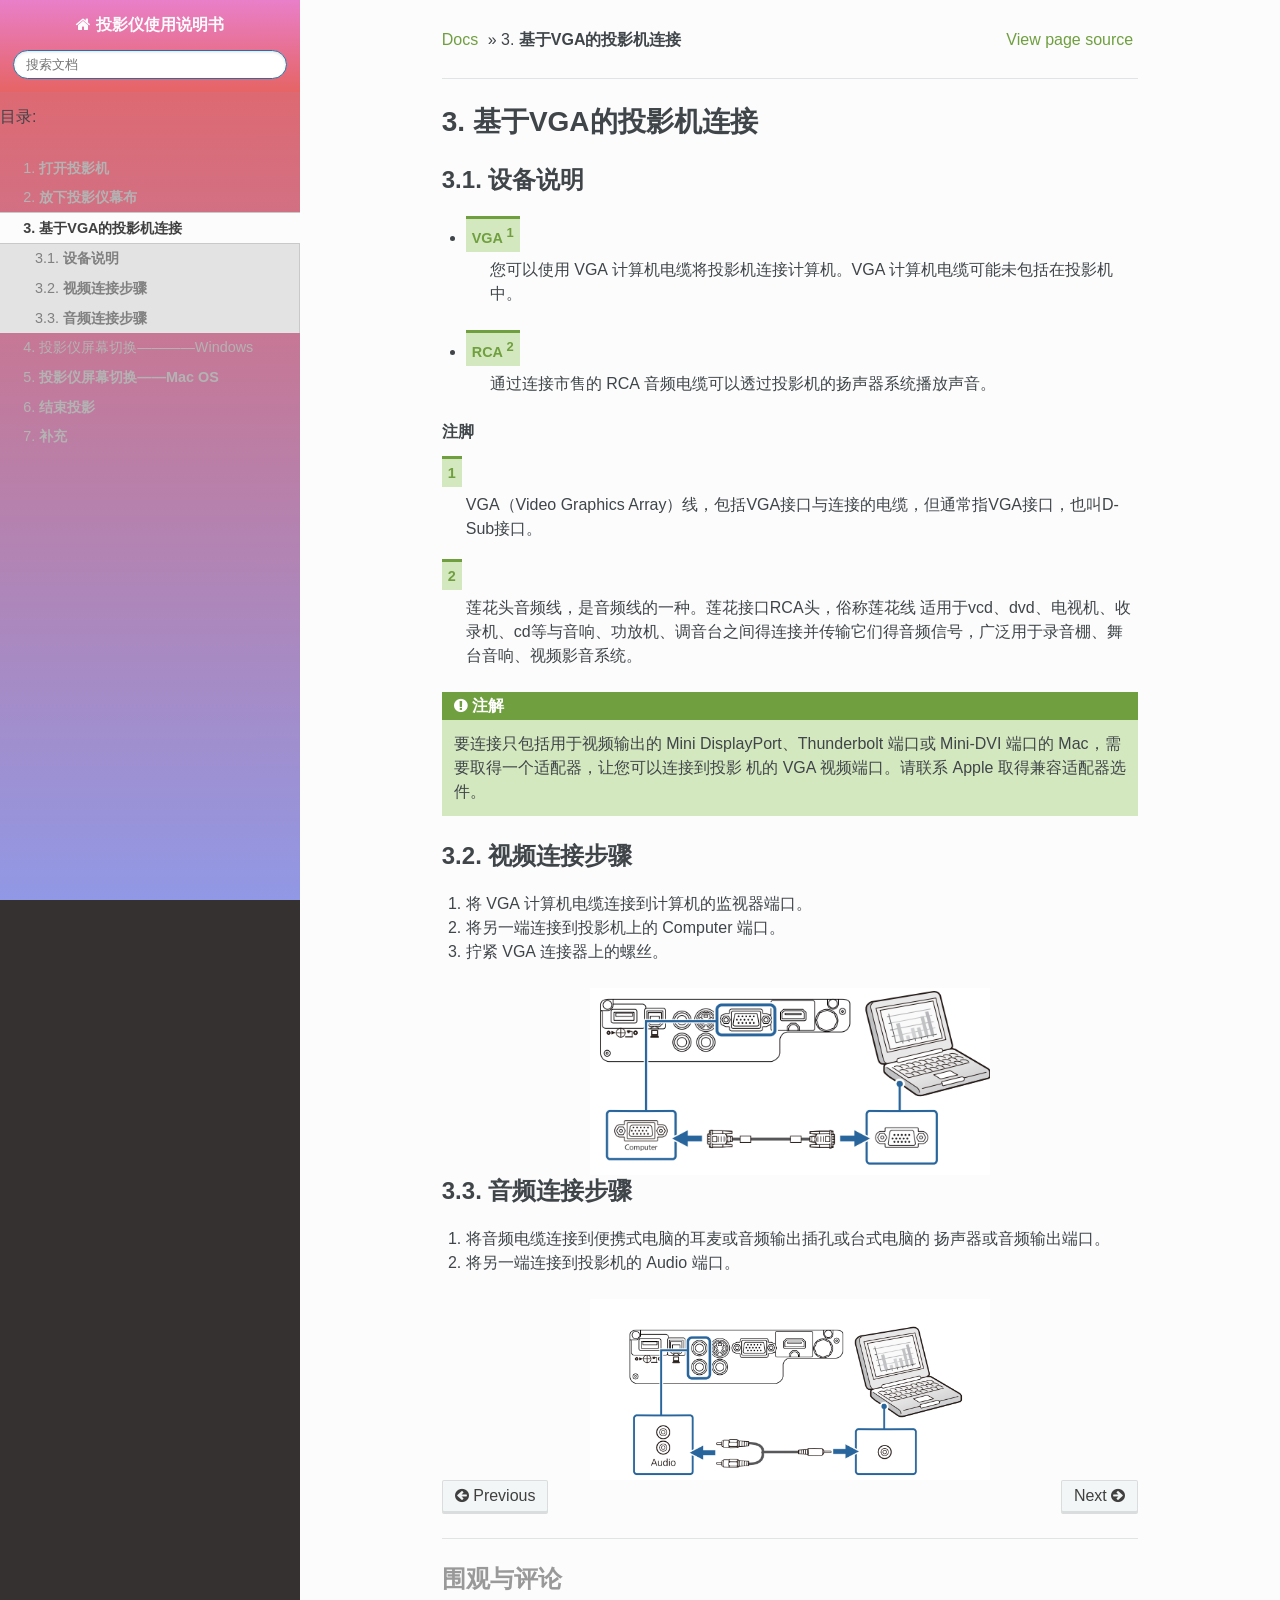
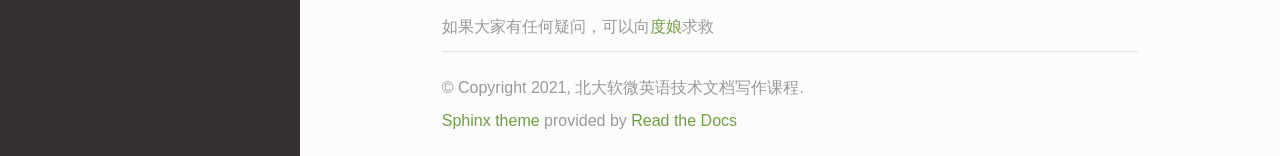
<file: chapter3.html>
<!DOCTYPE html>
<!--[if IE 8]><html class="no-js lt-ie9" lang="en" > <![endif]-->
<!--[if gt IE 8]><!--> <html class="no-js" lang="en" > <!--<![endif]-->
<head>
  <meta charset="utf-8">
  <meta name="viewport" content="width=device-width, initial-scale=1.0">
  
  <title>3. 基于VGA的投影机连接 &mdash; 投影仪使用说明书 1.0.0rc1 文档</title>
  

  
  

  
  <link href="_static/css/font_lato_googleapi.css" type='text/css'>
  
  
    

  

  
  
    <link rel="stylesheet" href="_static/css/theme.css" type="text/css" />
  

  
    <link rel="stylesheet" href="_static/copybutton.css" type="text/css" />
  
        <link rel="index" title="索引"
              href="genindex.html"/>
        <link rel="search" title="搜索" href="search.html"/>
    <link rel="top" title="投影仪使用说明书 1.0.0rc1 文档" href="index.html"/>
        <link rel="next" title="4. 投影仪屏幕切换————Windows" href="chapter4.html"/>
        <link rel="prev" title="2. 放下投影仪幕布" href="chapter2.html"/> 

  
  <script type="text/javascript" src="_static/js/modernizr.min.js"></script>

</head>

<body class="wy-body-for-nav" role="document">

  <div class="wy-grid-for-nav">

    
    <nav data-toggle="wy-nav-shift" class="wy-nav-side">
      <div class="wy-side-nav-search">
        
          <a href="index.html" class="fa fa-home"> 投影仪使用说明书</a>
        
        <div role="search">
  <form id ="rtd-search-form" class="wy-form" action="search.html" method="get">
    <input type="text" name="q" placeholder="搜索文档" />
    <input type="hidden" name="check_keywords" value="yes" />
    <input type="hidden" name="area" value="default" />
  </form>
</div>
      </div>

      <div class="wy-menu wy-menu-vertical" data-spy="affix" role="navigation" aria-label="main navigation">
        
        
            <p class="caption"><span class="caption-text">目录:</span></p>
<ul class="current">
<li class="toctree-l1"><a class="reference internal" href="chapter1.html">1. <strong>打开投影机</strong></a><ul>
<li class="toctree-l2"><a class="reference internal" href="chapter1.html#id2">1.1. <strong>步骤</strong></a></li>
<li class="toctree-l2"><a class="reference internal" href="chapter1.html#id3">1.2. <strong>如果看不到投影图像，请查看以下事项</strong></a></li>
<li class="toctree-l2"><a class="reference internal" href="chapter1.html#id4">1.3. <strong>控制面板和遥控器</strong></a></li>
</ul>
</li>
<li class="toctree-l1"><a class="reference internal" href="chapter2.html">2. <strong>放下投影仪幕布</strong></a><ul>
<li class="toctree-l2"><a class="reference internal" href="chapter2.html#id2">2.1. <strong>判断投影仪幕布是否放下</strong></a></li>
</ul>
</li>
<li class="toctree-l1 current"><a class="current reference internal" href="#">3. <strong>基于VGA的投影机连接</strong></a><ul>
<li class="toctree-l2"><a class="reference internal" href="#id1">3.1. <strong>设备说明</strong></a></li>
<li class="toctree-l2"><a class="reference internal" href="#id4">3.2. <strong>视频连接步骤</strong></a></li>
<li class="toctree-l2"><a class="reference internal" href="#id5">3.3. <strong>音频连接步骤</strong></a></li>
</ul>
</li>
<li class="toctree-l1"><a class="reference internal" href="chapter4.html">4. 投影仪屏幕切换————Windows</a><ul>
<li class="toctree-l2"><a class="reference internal" href="chapter4.html#id1">4.1. 仅电脑屏幕</a></li>
<li class="toctree-l2"><a class="reference internal" href="chapter4.html#id2">4.2. 复制</a></li>
<li class="toctree-l2"><a class="reference internal" href="chapter4.html#id3">4.3. 扩展</a></li>
<li class="toctree-l2"><a class="reference internal" href="chapter4.html#id4">4.4. 仅第二屏幕</a></li>
</ul>
</li>
<li class="toctree-l1"><a class="reference internal" href="chapter5.html">5. <strong>投影仪屏幕切换——Mac OS</strong></a><ul>
<li class="toctree-l2"><a class="reference internal" href="chapter5.html#id1">5.1. <strong>外接显示器设置</strong></a></li>
</ul>
</li>
<li class="toctree-l1"><a class="reference internal" href="chapter6.html">6. <strong>结束投影</strong></a><ul>
<li class="toctree-l2"><a class="reference internal" href="chapter6.html#id2">6.1. <strong>关闭投影机</strong></a></li>
<li class="toctree-l2"><a class="reference internal" href="chapter6.html#id5">6.2. <strong>拔出投影仪接口</strong></a></li>
<li class="toctree-l2"><a class="reference internal" href="chapter6.html#id8">6.3. <strong>收尾工作</strong></a></li>
</ul>
</li>
<li class="toctree-l1"><a class="reference internal" href="chapter7.html">7. <strong>补充</strong></a><ul>
<li class="toctree-l2"><a class="reference internal" href="chapter7.html#id2">7.1. <strong>项目地址</strong></a></li>
<li class="toctree-l2"><a class="reference internal" href="chapter7.html#id5">7.2. <strong>寻求协作</strong></a></li>
<li class="toctree-l2"><a class="reference internal" href="chapter7.html#id6">7.3. <strong>致谢</strong></a></li>
</ul>
</li>
</ul>

        
      </div>
      &nbsp;
    </nav>

    <section data-toggle="wy-nav-shift" class="wy-nav-content-wrap">

      
      <nav class="wy-nav-top" role="navigation" aria-label="top navigation">
        <i data-toggle="wy-nav-top" class="fa fa-bars"></i>
        <a href="index.html">投影仪使用说明书</a>
      </nav>


      
      
      <div class="wy-nav-content">
        <div class="rst-content">
          <div role="navigation" aria-label="breadcrumbs navigation">
  <ul class="wy-breadcrumbs">
    <li><a href="index.html">Docs</a> &raquo;</li>
      
    <li><span class="section-number">3. </span><strong>基于VGA的投影机连接</strong></li>
      <li class="wy-breadcrumbs-aside">
        
          <a href="_sources/chapter3.rst.txt" rel="nofollow"> View page source</a>
        
      </li>
  </ul>
  <hr/>
</div>
          <div role="main" class="document">
            
  <div class="section" id="vga">
<h1><span class="section-number">3. </span><strong>基于VGA的投影机连接</strong><a class="headerlink" href="#vga" title="永久链接至标题">¶</a></h1>
<div class="section" id="id1">
<h2><span class="section-number">3.1. </span><strong>设备说明</strong><a class="headerlink" href="#id1" title="永久链接至标题">¶</a></h2>
<ul class="simple">
<li><dl class="simple">
<dt><strong>VGA</strong> <a class="footnote-reference brackets" href="#f1" id="id2">1</a></dt><dd><p>您可以使⽤ VGA  计算机电缆将投影机连接计算机。VGA 计算机电缆可能未包括在投影机中。</p>
</dd>
</dl>
</li>
<li><dl class="simple">
<dt><strong>RCA</strong> <a class="footnote-reference brackets" href="#f2" id="id3">2</a></dt><dd><p>通过连接市售的 RCA  ⾳频电缆可以透过投影机的扬声器系统播放声⾳。</p>
</dd>
</dl>
</li>
</ul>
<p class="rubric">注脚</p>
<dl class="footnote brackets">
<dt class="label" id="f1"><span class="brackets"><a class="fn-backref" href="#id2">1</a></span></dt>
<dd><p>VGA（Video Graphics Array）线，包括VGA接口与连接的电缆，但通常指VGA接口，也叫D-Sub接口。</p>
</dd>
<dt class="label" id="f2"><span class="brackets"><a class="fn-backref" href="#id3">2</a></span></dt>
<dd><p>莲花头音频线，是音频线的一种。莲花接口RCA头，俗称莲花线 适用于vcd、dvd、电视机、收录机、cd等与音响、功放机、调音台之间得连接并传输它们得音频信号，广泛用于录音棚、舞台音响、视频影音系统。</p>
</dd>
</dl>
<div class="admonition note">
<p class="admonition-title">注解</p>
<p>要连接只包括⽤于视频输出的 Mini DisplayPort、Thunderbolt 端⼝或 Mini-DVI 端⼝的 Mac，需要取得⼀个适配器，让您可以连接到投影
机的 VGA 视频端⼝。请联系 Apple 取得兼容适配器选件。</p>
</div>
</div>
<div class="section" id="id4">
<h2><span class="section-number">3.2. </span><strong>视频连接步骤</strong><a class="headerlink" href="#id4" title="永久链接至标题">¶</a></h2>
<ol class="arabic simple">
<li><p>将 VGA 计算机电缆连接到计算机的监视器端⼝。</p></li>
<li><p>将另⼀端连接到投影机上的 Computer 端⼝。</p></li>
<li><p>拧紧 VGA 连接器上的螺丝。</p></li>
</ol>
<a class="reference internal image-reference" href="_images/chapter3_01.png"><img alt="alternate text" class="align-center" src="_images/chapter3_01.png" style="width: 400px; height: 200px;" /></a>
</div>
<div class="section" id="id5">
<h2><span class="section-number">3.3. </span><strong>音频连接步骤</strong><a class="headerlink" href="#id5" title="永久链接至标题">¶</a></h2>
<ol class="arabic simple">
<li><p>将⾳频电缆连接到便携式电脑的⽿麦或⾳频输出插孔或台式电脑的 扬声器或⾳频输出端⼝。</p></li>
<li><p>将另⼀端连接到投影机的 Audio 端⼝。</p></li>
</ol>
<a class="reference internal image-reference" href="_images/chapter3_02.png"><img alt="alternate text" class="align-center" src="_images/chapter3_02.png" style="width: 400px; height: 200px;" /></a>
</div>
</div>


          </div>
          
          <footer>
  
    <div class="rst-footer-buttons" role="navigation" aria-label="footer navigation">
      
        <a href="chapter4.html" class="btn btn-neutral float-right" title="4. 投影仪屏幕切换————Windows">Next <span class="fa fa-arrow-circle-right"></span></a>
      
      
        <a href="chapter2.html" class="btn btn-neutral" title="2. 放下投影仪幕布"><span class="fa fa-arrow-circle-left"></span> Previous</a>
      
    </div>
  

  <!--添加disques，支持留言功能；线下自己使用时，请注释掉 <style>
#ad {
    float: right;
    width: 29%;
}

#discuss {
    float: left;
    width: 70%;
}

em {
    font-style: normal;
}

a, a .pre {
    color: ;
}

body, body.dark,.nav>ul>li>a:hover, .nav>ul>li>div a:hover {
	color: #3f4549 !important;
}
</style>
<div>
	<div class="section" id="discuss">

		<h2>
			围观与评论
			<a class="headerlink" href="#discuss" title="永久链接至标题">¶</a>
		</h2>

		<div id="disqus_thread"></div>
		<p>
			如果大家有任何疑问，可以向<a href='https://www.baidu.com/'>度娘</a>求救<br>
		</p>
		<script>
    /**
    *  RECOMMENDED CONFIGURATION VARIABLES: EDIT AND UNCOMMENT THE SECTION BELOW TO INSERT DYNAMIC VALUES FROM YOUR PLATFORM OR CMS.
    *  LEARN WHY DEFINING THESE VARIABLES IS IMPORTANT: https://disqus.com/admin/universalcode/#configuration-variables    */
    /*
    var disqus_config = function () {
    this.page.url = PAGE_URL;  // Replace PAGE_URL with your page's canonical URL variable
    this.page.identifier = PAGE_IDENTIFIER; // Replace PAGE_IDENTIFIER with your page's unique identifier variable
    };
    */
    		(function() { // DON'T EDIT BELOW THIS LINE
    		var d = document, s = d.createElement('script');
    		s.src = 'https://zhanghaojie.disqus.com/embed.js';
    		s.setAttribute('data-timestamp', +new Date());
    		(d.head || d.body).appendChild(s);
    		})();
		</script>
		<noscript>Please enable JavaScript to view the <a href="https://disqus.com/?ref_noscript">comments powered by Disqus.</a></noscript>

	
	</div>
<div style="clear:both" />
 ，因为disqus加载的速度太慢，影响本地浏览体验；-->
  <hr/>  
     <style>
#ad {
    float: right;
    width: 29%;
}

#discuss {
    float: left;
    width: 70%;
}

em {
    font-style: normal;
}

a, a .pre {
    color: ;
}

body, body.dark,.nav>ul>li>a:hover, .nav>ul>li>div a:hover {
	color: #3f4549 !important;
}
</style>
<div>
	<div class="section" id="discuss">

		<h2>
			围观与评论
			<a class="headerlink" href="#discuss" title="永久链接至标题">¶</a>
		</h2>

		<div id="disqus_thread"></div>
		<p>
			如果大家有任何疑问，可以向<a href='https://www.baidu.com/'>度娘</a>求救<br>
		</p>
		<script>
    /**
    *  RECOMMENDED CONFIGURATION VARIABLES: EDIT AND UNCOMMENT THE SECTION BELOW TO INSERT DYNAMIC VALUES FROM YOUR PLATFORM OR CMS.
    *  LEARN WHY DEFINING THESE VARIABLES IS IMPORTANT: https://disqus.com/admin/universalcode/#configuration-variables    */
    /*
    var disqus_config = function () {
    this.page.url = PAGE_URL;  // Replace PAGE_URL with your page's canonical URL variable
    this.page.identifier = PAGE_IDENTIFIER; // Replace PAGE_IDENTIFIER with your page's unique identifier variable
    };
    */
    		(function() { // DON'T EDIT BELOW THIS LINE
    		var d = document, s = d.createElement('script');
    		s.src = 'https://zhanghaojie.disqus.com/embed.js';
    		s.setAttribute('data-timestamp', +new Date());
    		(d.head || d.body).appendChild(s);
    		})();
		</script>
		<noscript>Please enable JavaScript to view the <a href="https://disqus.com/?ref_noscript">comments powered by Disqus.</a></noscript>

	
	</div>
<div style="clear:both" />
 
  <hr/>
  
  <div role="contentinfo">
    <p>
        &copy; Copyright 2021, 北大软微英语技术文档写作课程.
    </p>
  </div>

  <a href="https://github.com/snide/sphinx_rtd_theme">Sphinx theme</a> provided by <a href="https://readthedocs.org">Read the Docs</a>
</footer>
        </div>
      </div>

    </section>

  </div>
  
  


  

    <script type="text/javascript">
        var DOCUMENTATION_OPTIONS = {
            URL_ROOT:'./',
            VERSION:'1.0.0rc1',
            COLLAPSE_INDEX:false,
            FILE_SUFFIX:'.html',
            HAS_SOURCE:  true
        };
    </script>
      <script type="text/javascript" src="_static/jquery.js"></script>
      <script type="text/javascript" src="_static/underscore.js"></script>
      <script type="text/javascript" src="_static/doctools.js"></script>
      <script type="text/javascript" src="_static/language_data.js"></script>
      <script type="text/javascript" src="_static/clipboard.min.js"></script>
      <script type="text/javascript" src="_static/copybutton.js"></script>
      <script type="text/javascript" src="_static/translations.js"></script>

  

  
  
    <script type="text/javascript" src="_static/js/theme.js"></script>
  

  
  
  <script type="text/javascript">
      jQuery(function () {
          SphinxRtdTheme.StickyNav.enable();
      });
  </script>
    

<link rel="stylesheet" type="text/css"
href="_static/custom.css">



</body>
</html>
</file>
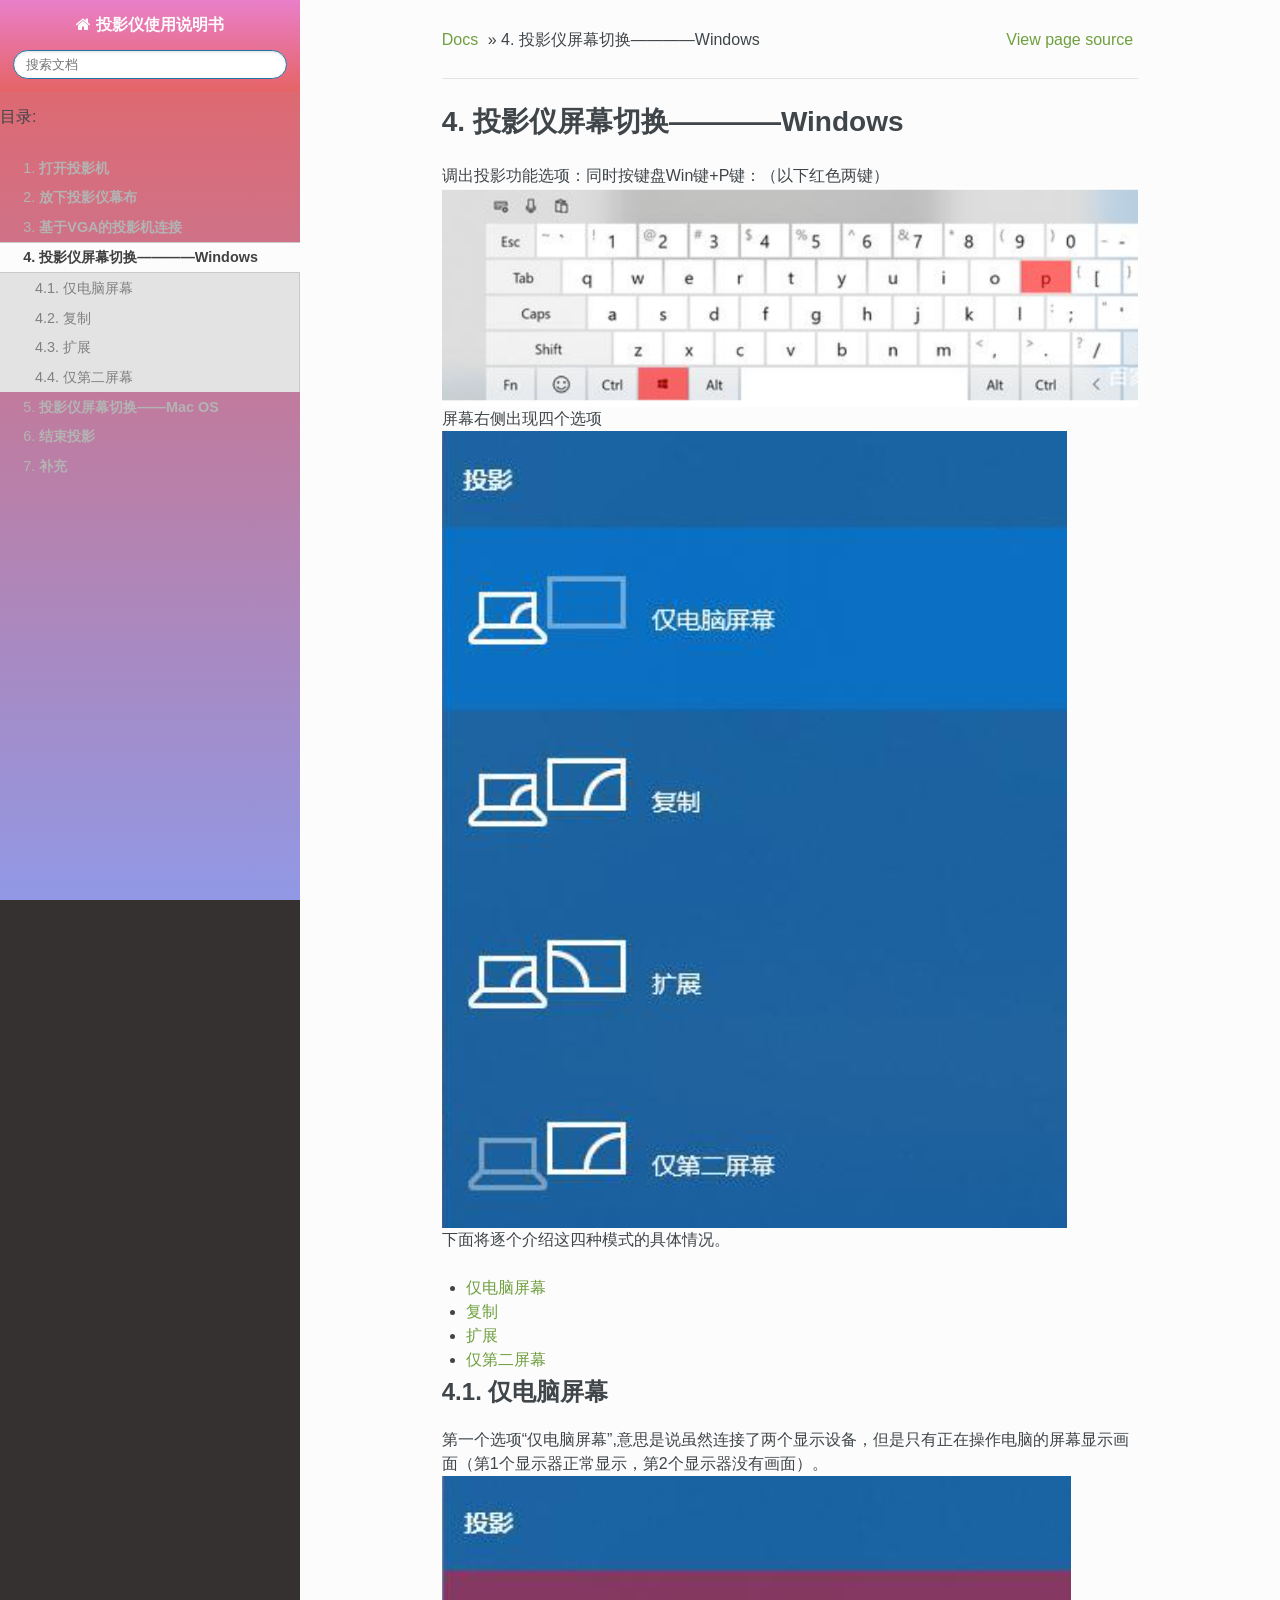
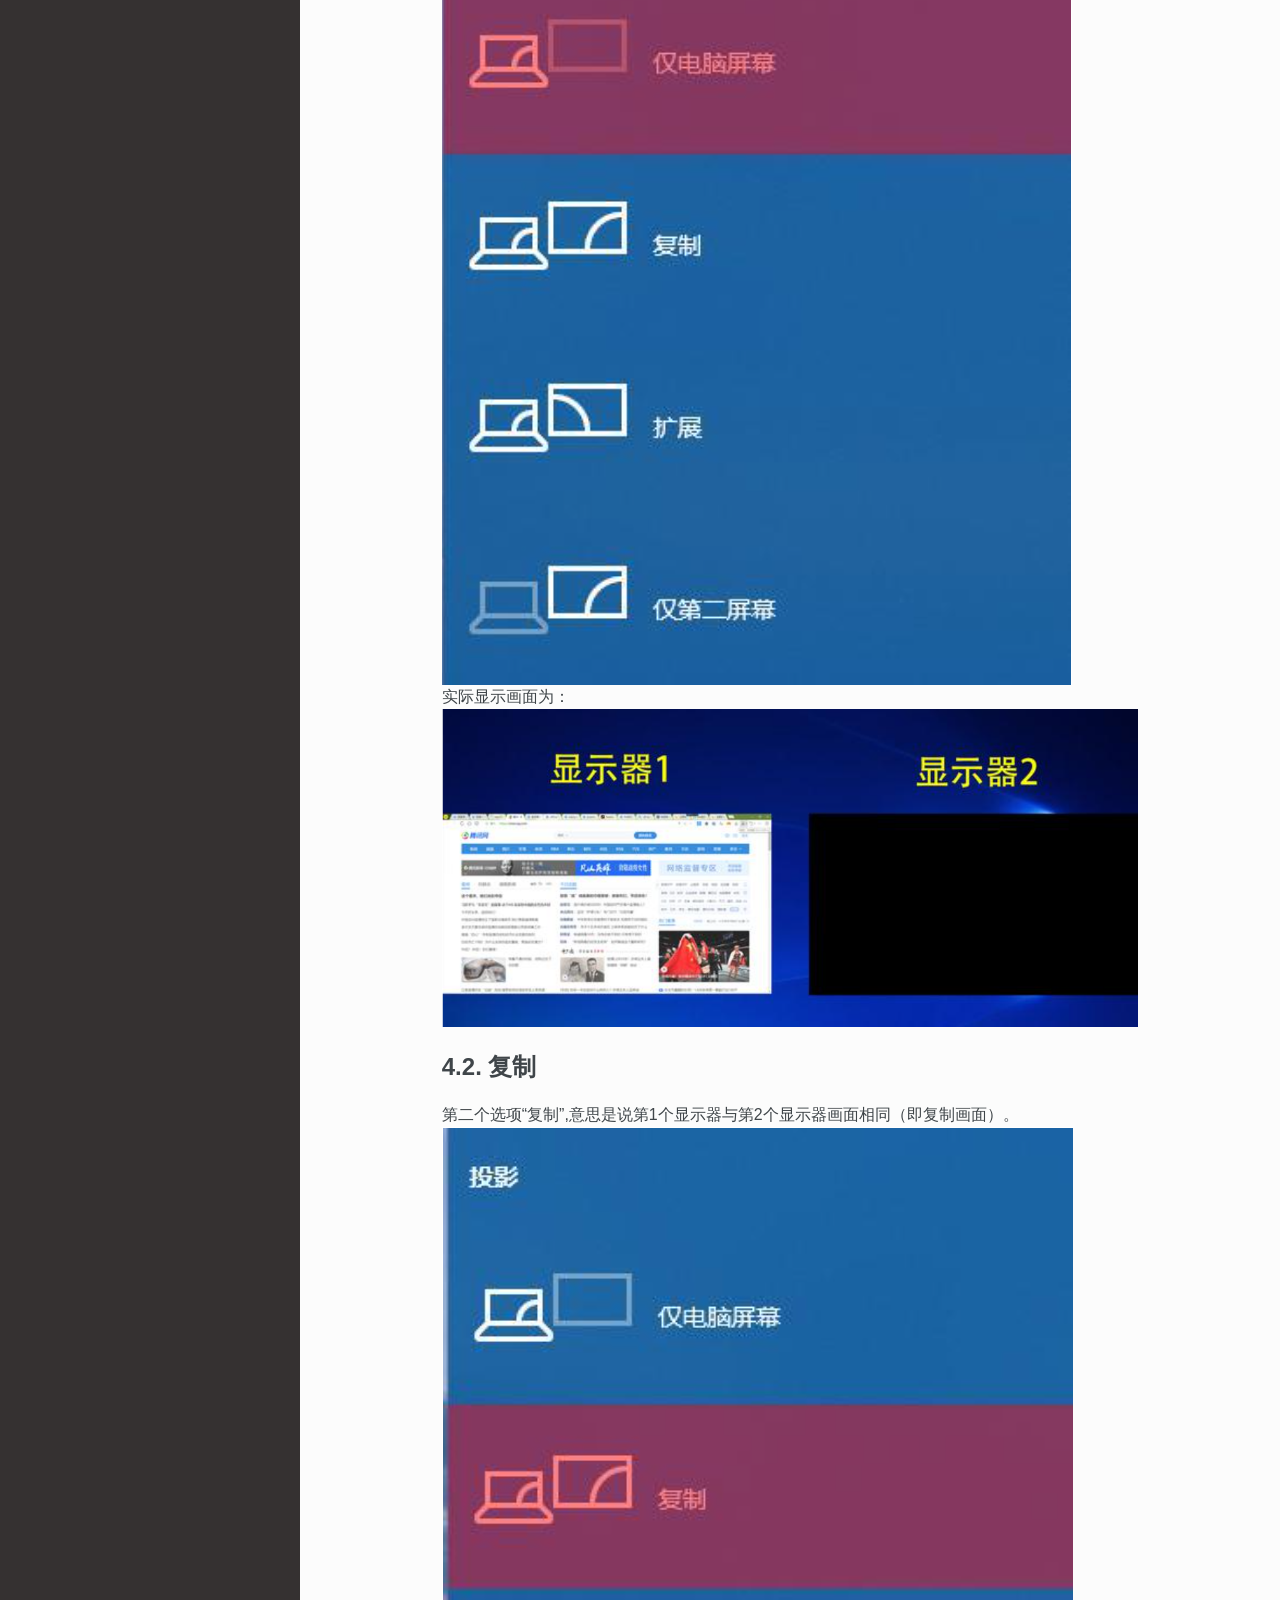
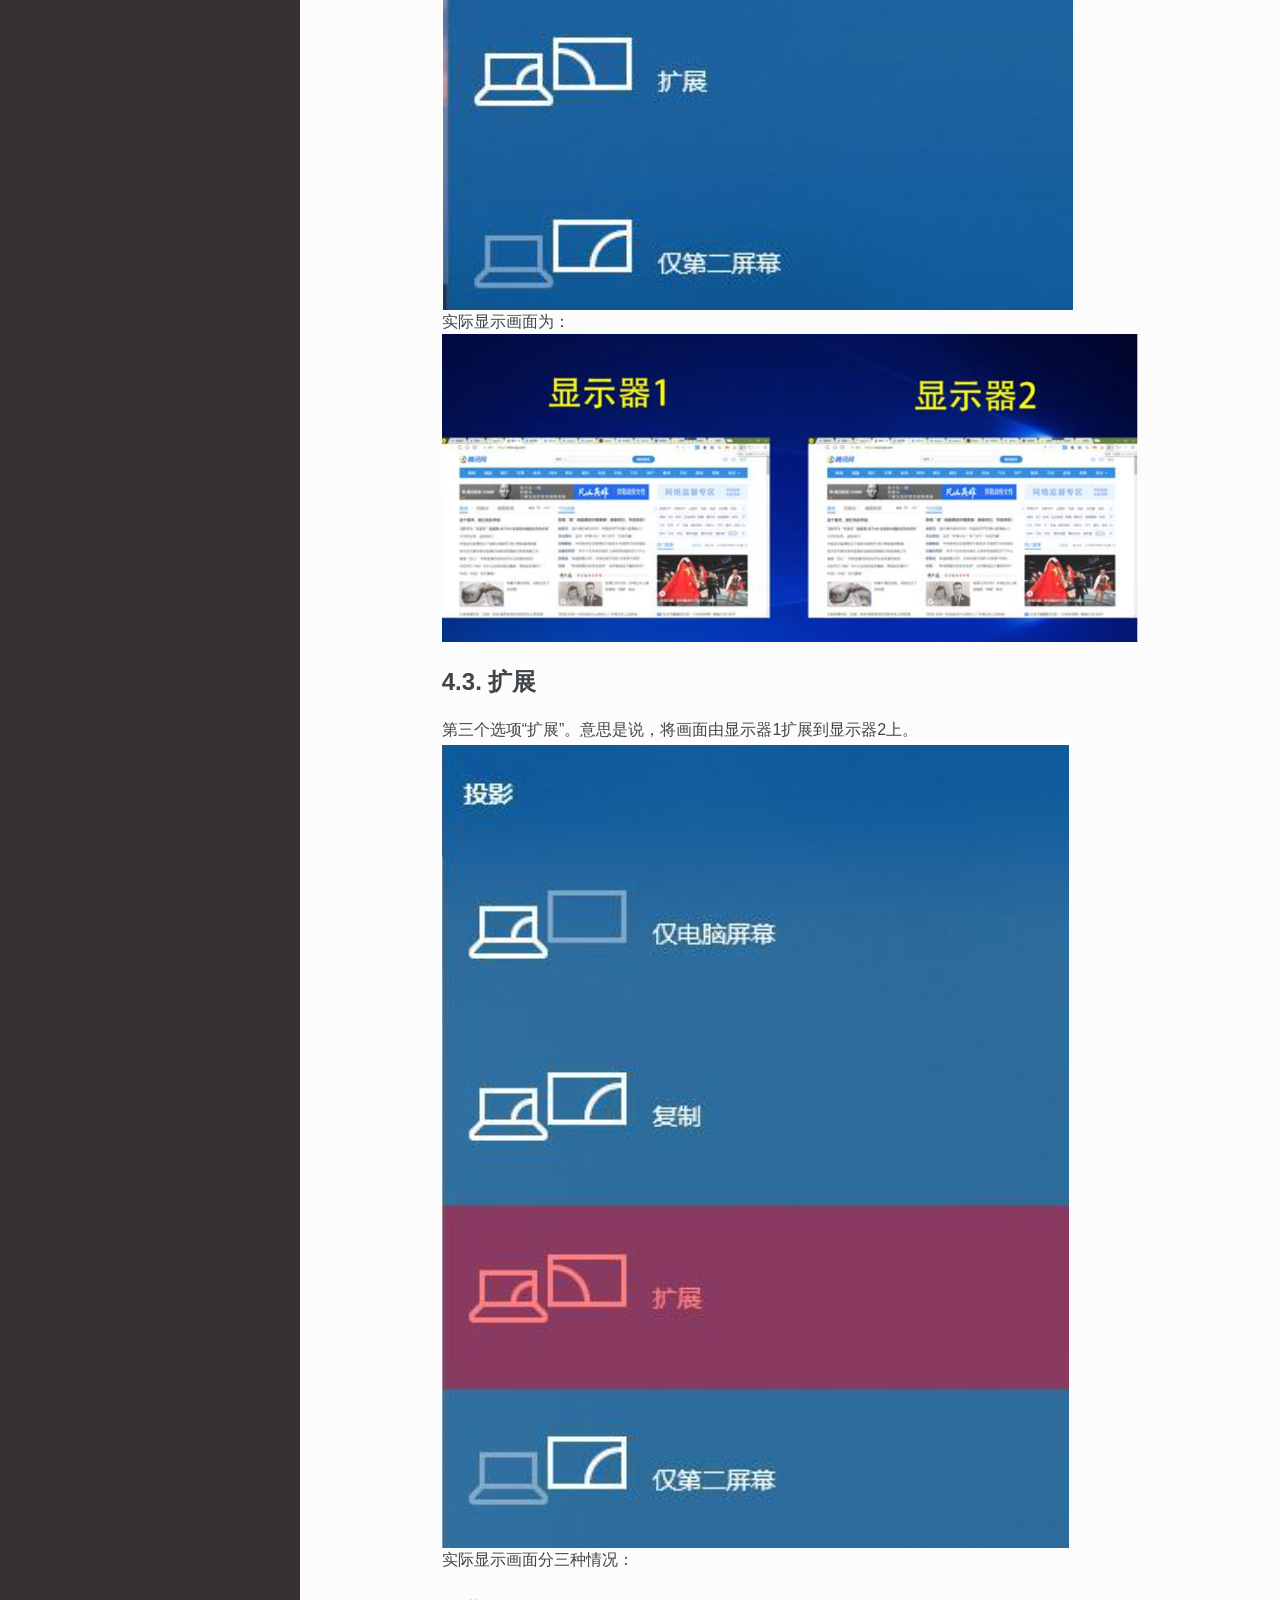
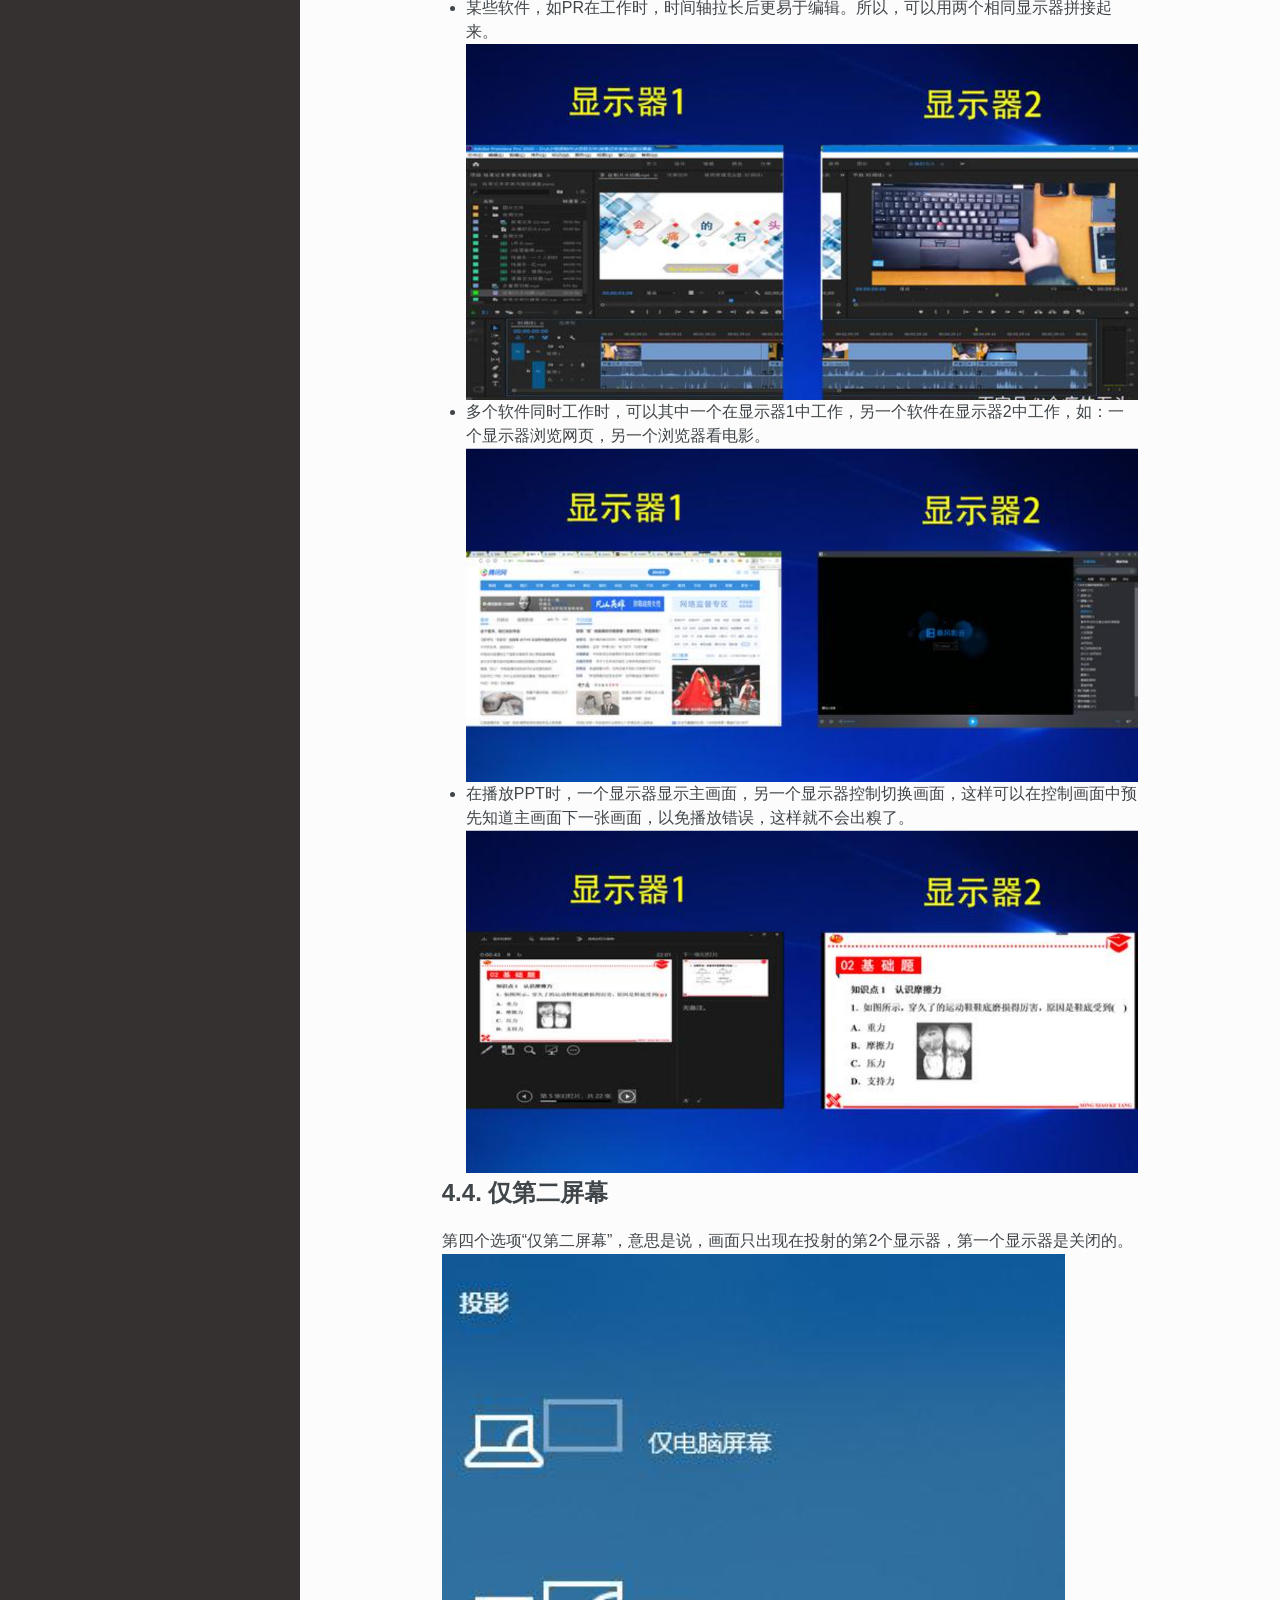
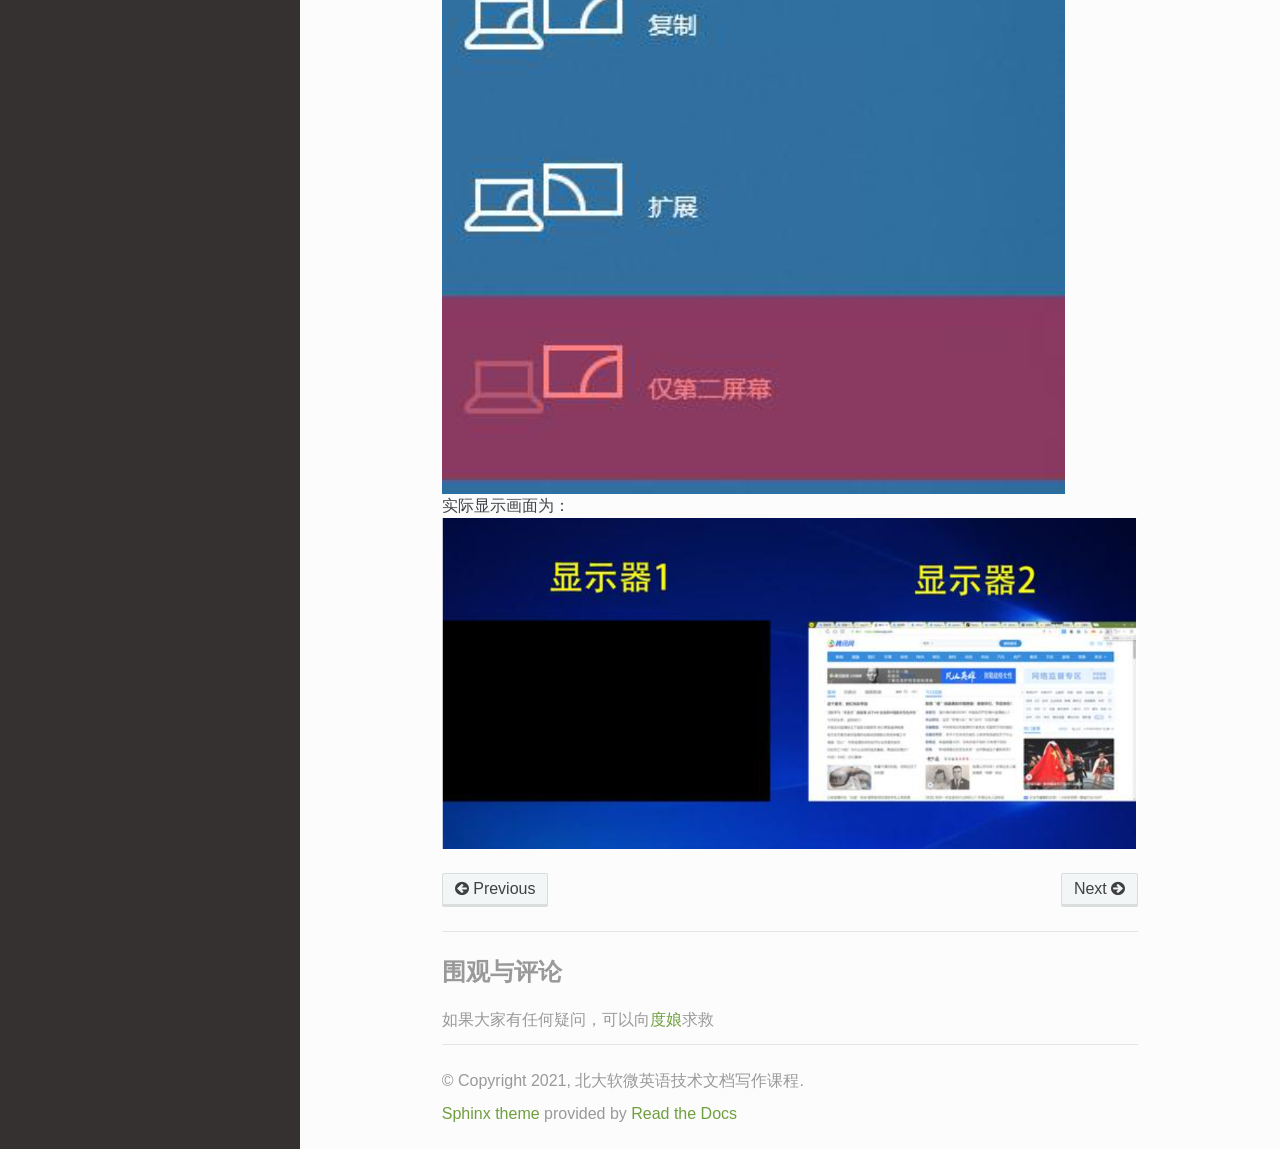
<file: chapter4.html>
<!DOCTYPE html>
<!--[if IE 8]><html class="no-js lt-ie9" lang="en" > <![endif]-->
<!--[if gt IE 8]><!--> <html class="no-js" lang="en" > <!--<![endif]-->
<head>
  <meta charset="utf-8">
  <meta name="viewport" content="width=device-width, initial-scale=1.0">
  
  <title>4. 投影仪屏幕切换————Windows &mdash; 投影仪使用说明书 1.0.0rc1 文档</title>
  

  
  

  
  <link href="_static/css/font_lato_googleapi.css" type='text/css'>
  
  
    

  

  
  
    <link rel="stylesheet" href="_static/css/theme.css" type="text/css" />
  

  
    <link rel="stylesheet" href="_static/copybutton.css" type="text/css" />
  
        <link rel="index" title="索引"
              href="genindex.html"/>
        <link rel="search" title="搜索" href="search.html"/>
    <link rel="top" title="投影仪使用说明书 1.0.0rc1 文档" href="index.html"/>
        <link rel="next" title="5. 投影仪屏幕切换——Mac OS" href="chapter5.html"/>
        <link rel="prev" title="3. 基于VGA的投影机连接" href="chapter3.html"/> 

  
  <script type="text/javascript" src="_static/js/modernizr.min.js"></script>

</head>

<body class="wy-body-for-nav" role="document">

  <div class="wy-grid-for-nav">

    
    <nav data-toggle="wy-nav-shift" class="wy-nav-side">
      <div class="wy-side-nav-search">
        
          <a href="index.html" class="fa fa-home"> 投影仪使用说明书</a>
        
        <div role="search">
  <form id ="rtd-search-form" class="wy-form" action="search.html" method="get">
    <input type="text" name="q" placeholder="搜索文档" />
    <input type="hidden" name="check_keywords" value="yes" />
    <input type="hidden" name="area" value="default" />
  </form>
</div>
      </div>

      <div class="wy-menu wy-menu-vertical" data-spy="affix" role="navigation" aria-label="main navigation">
        
        
            <p class="caption"><span class="caption-text">目录:</span></p>
<ul class="current">
<li class="toctree-l1"><a class="reference internal" href="chapter1.html">1. <strong>打开投影机</strong></a><ul>
<li class="toctree-l2"><a class="reference internal" href="chapter1.html#id2">1.1. <strong>步骤</strong></a></li>
<li class="toctree-l2"><a class="reference internal" href="chapter1.html#id3">1.2. <strong>如果看不到投影图像，请查看以下事项</strong></a></li>
<li class="toctree-l2"><a class="reference internal" href="chapter1.html#id4">1.3. <strong>控制面板和遥控器</strong></a></li>
</ul>
</li>
<li class="toctree-l1"><a class="reference internal" href="chapter2.html">2. <strong>放下投影仪幕布</strong></a><ul>
<li class="toctree-l2"><a class="reference internal" href="chapter2.html#id2">2.1. <strong>判断投影仪幕布是否放下</strong></a></li>
</ul>
</li>
<li class="toctree-l1"><a class="reference internal" href="chapter3.html">3. <strong>基于VGA的投影机连接</strong></a><ul>
<li class="toctree-l2"><a class="reference internal" href="chapter3.html#id1">3.1. <strong>设备说明</strong></a></li>
<li class="toctree-l2"><a class="reference internal" href="chapter3.html#id4">3.2. <strong>视频连接步骤</strong></a></li>
<li class="toctree-l2"><a class="reference internal" href="chapter3.html#id5">3.3. <strong>音频连接步骤</strong></a></li>
</ul>
</li>
<li class="toctree-l1 current"><a class="current reference internal" href="#">4. 投影仪屏幕切换————Windows</a><ul>
<li class="toctree-l2"><a class="reference internal" href="#id1">4.1. 仅电脑屏幕</a></li>
<li class="toctree-l2"><a class="reference internal" href="#id2">4.2. 复制</a></li>
<li class="toctree-l2"><a class="reference internal" href="#id3">4.3. 扩展</a></li>
<li class="toctree-l2"><a class="reference internal" href="#id4">4.4. 仅第二屏幕</a></li>
</ul>
</li>
<li class="toctree-l1"><a class="reference internal" href="chapter5.html">5. <strong>投影仪屏幕切换——Mac OS</strong></a><ul>
<li class="toctree-l2"><a class="reference internal" href="chapter5.html#id1">5.1. <strong>外接显示器设置</strong></a></li>
</ul>
</li>
<li class="toctree-l1"><a class="reference internal" href="chapter6.html">6. <strong>结束投影</strong></a><ul>
<li class="toctree-l2"><a class="reference internal" href="chapter6.html#id2">6.1. <strong>关闭投影机</strong></a></li>
<li class="toctree-l2"><a class="reference internal" href="chapter6.html#id5">6.2. <strong>拔出投影仪接口</strong></a></li>
<li class="toctree-l2"><a class="reference internal" href="chapter6.html#id8">6.3. <strong>收尾工作</strong></a></li>
</ul>
</li>
<li class="toctree-l1"><a class="reference internal" href="chapter7.html">7. <strong>补充</strong></a><ul>
<li class="toctree-l2"><a class="reference internal" href="chapter7.html#id2">7.1. <strong>项目地址</strong></a></li>
<li class="toctree-l2"><a class="reference internal" href="chapter7.html#id5">7.2. <strong>寻求协作</strong></a></li>
<li class="toctree-l2"><a class="reference internal" href="chapter7.html#id6">7.3. <strong>致谢</strong></a></li>
</ul>
</li>
</ul>

        
      </div>
      &nbsp;
    </nav>

    <section data-toggle="wy-nav-shift" class="wy-nav-content-wrap">

      
      <nav class="wy-nav-top" role="navigation" aria-label="top navigation">
        <i data-toggle="wy-nav-top" class="fa fa-bars"></i>
        <a href="index.html">投影仪使用说明书</a>
      </nav>


      
      
      <div class="wy-nav-content">
        <div class="rst-content">
          <div role="navigation" aria-label="breadcrumbs navigation">
  <ul class="wy-breadcrumbs">
    <li><a href="index.html">Docs</a> &raquo;</li>
      
    <li><span class="section-number">4. </span>投影仪屏幕切换————Windows</li>
      <li class="wy-breadcrumbs-aside">
        
          <a href="_sources/chapter4.md.txt" rel="nofollow"> View page source</a>
        
      </li>
  </ul>
  <hr/>
</div>
          <div role="main" class="document">
            
  <div class="section" id="windows">
<h1><span class="section-number">4. </span>投影仪屏幕切换————Windows<a class="headerlink" href="#windows" title="永久链接至标题">¶</a></h1>
<p>调出投影功能选项：同时按键盘Win键+P键：（以下红色两键）
<img alt="_images/chapter4_1.png" src="_images/chapter4_1.png" /><br />屏幕右侧出现四个选项<br /><img alt="_images/chapter4_2.png" src="_images/chapter4_2.png" /><br />下面将逐个介绍这四种模式的具体情况。</p>
<ul class="simple">
<li><p><a class="reference external" href="##%E4%BB%85%E7%94%B5%E8%84%91%E5%B1%8F%E5%B9%95">仅电脑屏幕</a></p></li>
<li><p><a class="reference external" href="##%E5%A4%8D%E5%88%B6">复制</a></p></li>
<li><p><a class="reference external" href="##%E6%89%A9%E5%B1%95">扩展</a></p></li>
<li><p><a class="reference external" href="##%E4%BB%85%E7%AC%AC%E4%BA%8C%E5%B1%8F%E5%B9%95">仅第二屏幕</a></p></li>
</ul>
<div class="section" id="id1">
<h2><span class="section-number">4.1. </span>仅电脑屏幕<a class="headerlink" href="#id1" title="永久链接至标题">¶</a></h2>
<p>第一个选项“仅电脑屏幕”,意思是说虽然连接了两个显示设备，但是只有正在操作电脑的屏幕显示画面（第1个显示器正常显示，第2个显示器没有画面）。<br /><img alt="_images/chapter4_3.png" src="_images/chapter4_3.png" /><br />实际显示画面为：
<img alt="_images/chapter4_4.png" src="_images/chapter4_4.png" /></p>
</div>
<div class="section" id="id2">
<h2><span class="section-number">4.2. </span>复制<a class="headerlink" href="#id2" title="永久链接至标题">¶</a></h2>
<p>第二个选项“复制”,意思是说第1个显示器与第2个显示器画面相同（即复制画面）。<br /><img alt="1" src="_images/chapter4_5.png" /><br />实际显示画面为：
<img alt="2" src="_images/chapter4_6.png" /></p>
</div>
<div class="section" id="id3">
<h2><span class="section-number">4.3. </span>扩展<a class="headerlink" href="#id3" title="永久链接至标题">¶</a></h2>
<p>第三个选项“扩展”。意思是说，将画面由显示器1扩展到显示器2上。<br /><img alt="3" src="_images/chapter4_7.png" /><br />实际显示画面分三种情况：</p>
<ul class="simple">
<li><p>某些软件，如PR在工作时，时间轴拉长后更易于编辑。所以，可以用两个相同显示器拼接起来。
<img alt="4" src="_images/chapter4_8.png" /></p></li>
<li><p>多个软件同时工作时，可以其中一个在显示器1中工作，另一个软件在显示器2中工作，如：一个显示器浏览网页，另一个浏览器看电影。<br /><img alt="5" src="_images/chapter4_9.png" /></p></li>
<li><p>在播放PPT时，一个显示器显示主画面，另一个显示器控制切换画面，这样可以在控制画面中预先知道主画面下一张画面，以免播放错误，这样就不会出糗了。
<img alt="6" src="_images/chapter4_10.png" /></p></li>
</ul>
</div>
<div class="section" id="id4">
<h2><span class="section-number">4.4. </span>仅第二屏幕<a class="headerlink" href="#id4" title="永久链接至标题">¶</a></h2>
<p>第四个选项“仅第二屏幕”，意思是说，画面只出现在投射的第2个显示器，第一个显示器是关闭的。<br /><img alt="7" src="_images/chapter4_11.png" /><br />实际显示画面为：<br /><img alt="8" src="_images/chapter4_12.png" /></p>
</div>
</div>


          </div>
          
          <footer>
  
    <div class="rst-footer-buttons" role="navigation" aria-label="footer navigation">
      
        <a href="chapter5.html" class="btn btn-neutral float-right" title="5. 投影仪屏幕切换——Mac OS">Next <span class="fa fa-arrow-circle-right"></span></a>
      
      
        <a href="chapter3.html" class="btn btn-neutral" title="3. 基于VGA的投影机连接"><span class="fa fa-arrow-circle-left"></span> Previous</a>
      
    </div>
  

  <!--添加disques，支持留言功能；线下自己使用时，请注释掉 <style>
#ad {
    float: right;
    width: 29%;
}

#discuss {
    float: left;
    width: 70%;
}

em {
    font-style: normal;
}

a, a .pre {
    color: ;
}

body, body.dark,.nav>ul>li>a:hover, .nav>ul>li>div a:hover {
	color: #3f4549 !important;
}
</style>
<div>
	<div class="section" id="discuss">

		<h2>
			围观与评论
			<a class="headerlink" href="#discuss" title="永久链接至标题">¶</a>
		</h2>

		<div id="disqus_thread"></div>
		<p>
			如果大家有任何疑问，可以向<a href='https://www.baidu.com/'>度娘</a>求救<br>
		</p>
		<script>
    /**
    *  RECOMMENDED CONFIGURATION VARIABLES: EDIT AND UNCOMMENT THE SECTION BELOW TO INSERT DYNAMIC VALUES FROM YOUR PLATFORM OR CMS.
    *  LEARN WHY DEFINING THESE VARIABLES IS IMPORTANT: https://disqus.com/admin/universalcode/#configuration-variables    */
    /*
    var disqus_config = function () {
    this.page.url = PAGE_URL;  // Replace PAGE_URL with your page's canonical URL variable
    this.page.identifier = PAGE_IDENTIFIER; // Replace PAGE_IDENTIFIER with your page's unique identifier variable
    };
    */
    		(function() { // DON'T EDIT BELOW THIS LINE
    		var d = document, s = d.createElement('script');
    		s.src = 'https://zhanghaojie.disqus.com/embed.js';
    		s.setAttribute('data-timestamp', +new Date());
    		(d.head || d.body).appendChild(s);
    		})();
		</script>
		<noscript>Please enable JavaScript to view the <a href="https://disqus.com/?ref_noscript">comments powered by Disqus.</a></noscript>

	
	</div>
<div style="clear:both" />
 ，因为disqus加载的速度太慢，影响本地浏览体验；-->
  <hr/>  
     <style>
#ad {
    float: right;
    width: 29%;
}

#discuss {
    float: left;
    width: 70%;
}

em {
    font-style: normal;
}

a, a .pre {
    color: ;
}

body, body.dark,.nav>ul>li>a:hover, .nav>ul>li>div a:hover {
	color: #3f4549 !important;
}
</style>
<div>
	<div class="section" id="discuss">

		<h2>
			围观与评论
			<a class="headerlink" href="#discuss" title="永久链接至标题">¶</a>
		</h2>

		<div id="disqus_thread"></div>
		<p>
			如果大家有任何疑问，可以向<a href='https://www.baidu.com/'>度娘</a>求救<br>
		</p>
		<script>
    /**
    *  RECOMMENDED CONFIGURATION VARIABLES: EDIT AND UNCOMMENT THE SECTION BELOW TO INSERT DYNAMIC VALUES FROM YOUR PLATFORM OR CMS.
    *  LEARN WHY DEFINING THESE VARIABLES IS IMPORTANT: https://disqus.com/admin/universalcode/#configuration-variables    */
    /*
    var disqus_config = function () {
    this.page.url = PAGE_URL;  // Replace PAGE_URL with your page's canonical URL variable
    this.page.identifier = PAGE_IDENTIFIER; // Replace PAGE_IDENTIFIER with your page's unique identifier variable
    };
    */
    		(function() { // DON'T EDIT BELOW THIS LINE
    		var d = document, s = d.createElement('script');
    		s.src = 'https://zhanghaojie.disqus.com/embed.js';
    		s.setAttribute('data-timestamp', +new Date());
    		(d.head || d.body).appendChild(s);
    		})();
		</script>
		<noscript>Please enable JavaScript to view the <a href="https://disqus.com/?ref_noscript">comments powered by Disqus.</a></noscript>

	
	</div>
<div style="clear:both" />
 
  <hr/>
  
  <div role="contentinfo">
    <p>
        &copy; Copyright 2021, 北大软微英语技术文档写作课程.
    </p>
  </div>

  <a href="https://github.com/snide/sphinx_rtd_theme">Sphinx theme</a> provided by <a href="https://readthedocs.org">Read the Docs</a>
</footer>
        </div>
      </div>

    </section>

  </div>
  
  


  

    <script type="text/javascript">
        var DOCUMENTATION_OPTIONS = {
            URL_ROOT:'./',
            VERSION:'1.0.0rc1',
            COLLAPSE_INDEX:false,
            FILE_SUFFIX:'.html',
            HAS_SOURCE:  true
        };
    </script>
      <script type="text/javascript" src="_static/jquery.js"></script>
      <script type="text/javascript" src="_static/underscore.js"></script>
      <script type="text/javascript" src="_static/doctools.js"></script>
      <script type="text/javascript" src="_static/language_data.js"></script>
      <script type="text/javascript" src="_static/clipboard.min.js"></script>
      <script type="text/javascript" src="_static/copybutton.js"></script>
      <script type="text/javascript" src="_static/translations.js"></script>

  

  
  
    <script type="text/javascript" src="_static/js/theme.js"></script>
  

  
  
  <script type="text/javascript">
      jQuery(function () {
          SphinxRtdTheme.StickyNav.enable();
      });
  </script>
    

<link rel="stylesheet" type="text/css"
href="_static/custom.css">



</body>
</html>
</file>
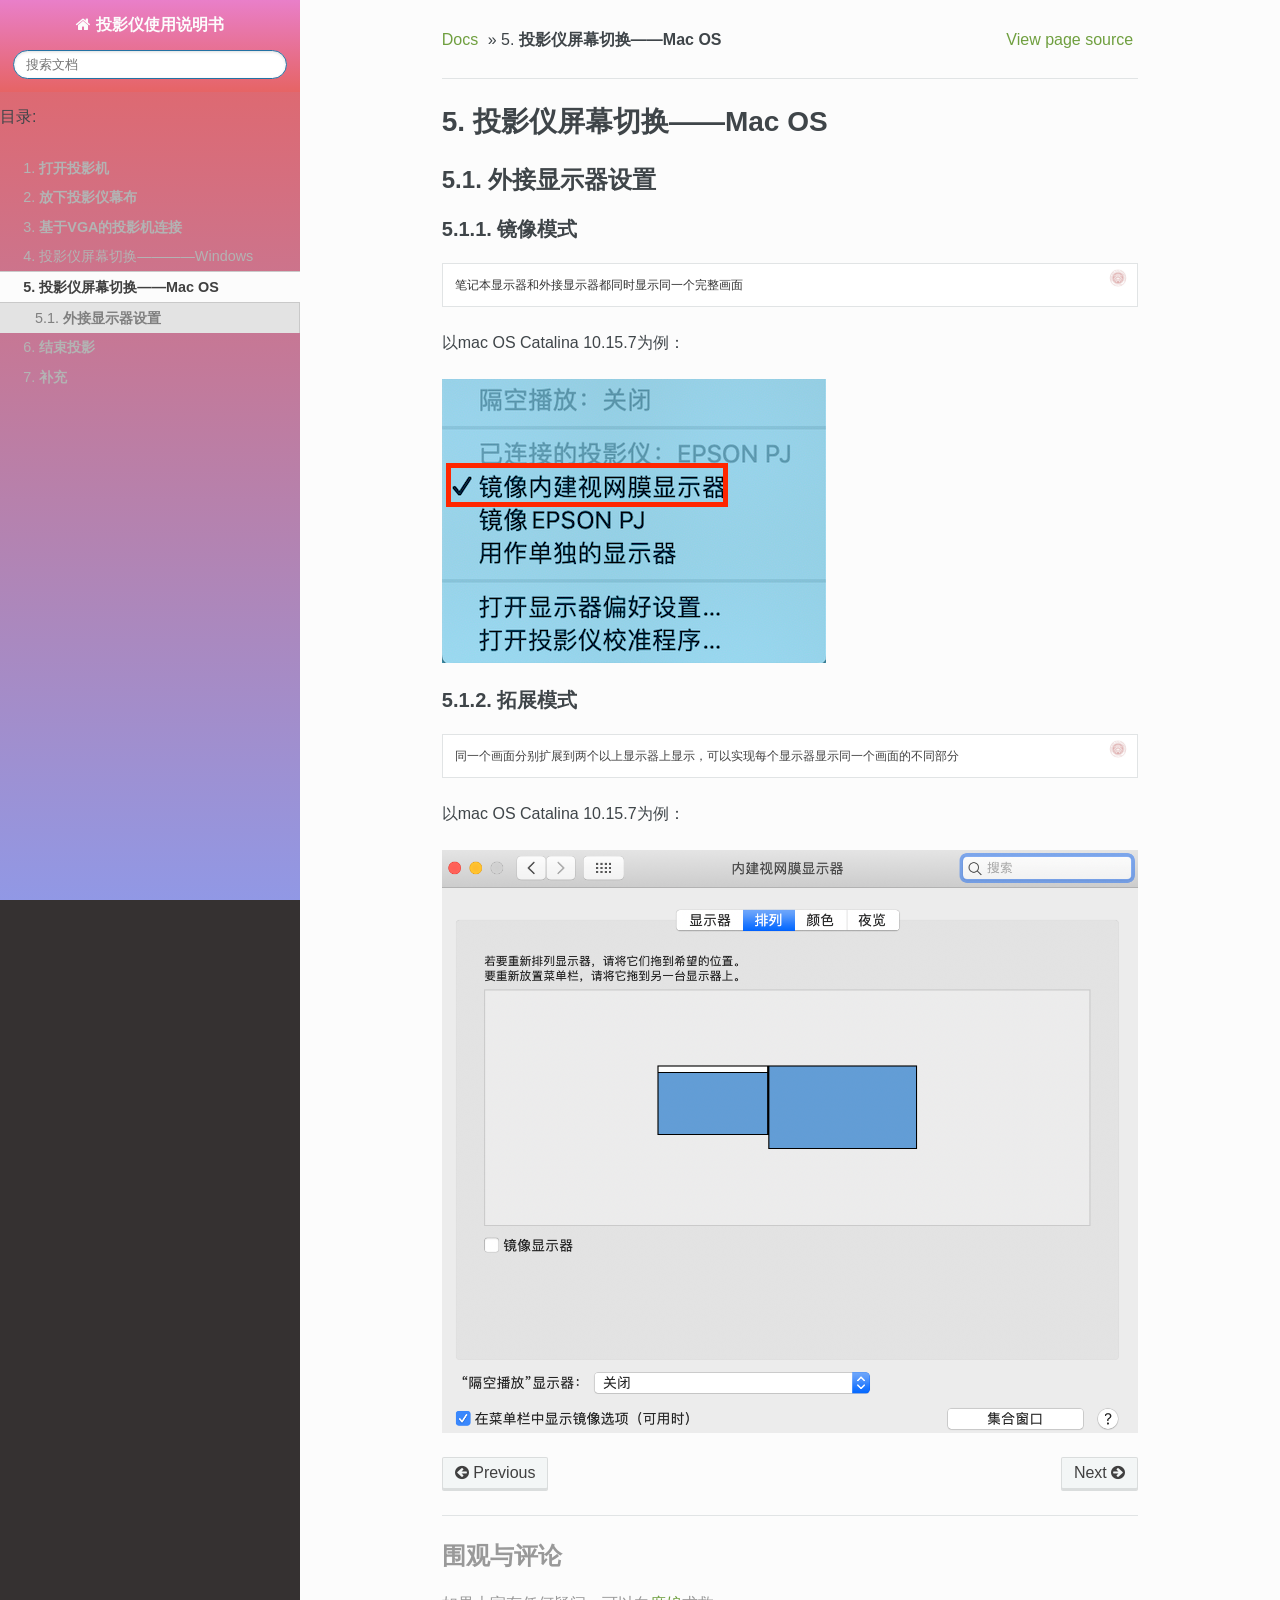
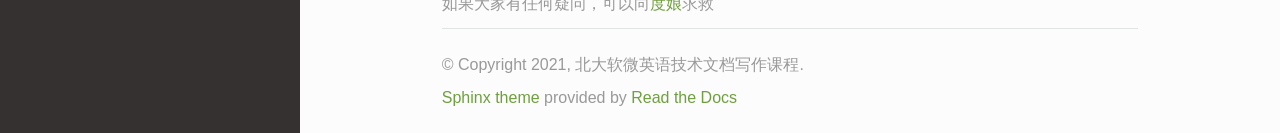
<file: chapter5.html>
<!DOCTYPE html>
<!--[if IE 8]><html class="no-js lt-ie9" lang="en" > <![endif]-->
<!--[if gt IE 8]><!--> <html class="no-js" lang="en" > <!--<![endif]-->
<head>
  <meta charset="utf-8">
  <meta name="viewport" content="width=device-width, initial-scale=1.0">
  
  <title>5. 投影仪屏幕切换——Mac OS &mdash; 投影仪使用说明书 1.0.0rc1 文档</title>
  

  
  

  
  <link href="_static/css/font_lato_googleapi.css" type='text/css'>
  
  
    

  

  
  
    <link rel="stylesheet" href="_static/css/theme.css" type="text/css" />
  

  
    <link rel="stylesheet" href="_static/copybutton.css" type="text/css" />
  
        <link rel="index" title="索引"
              href="genindex.html"/>
        <link rel="search" title="搜索" href="search.html"/>
    <link rel="top" title="投影仪使用说明书 1.0.0rc1 文档" href="index.html"/>
        <link rel="next" title="6. 结束投影" href="chapter6.html"/>
        <link rel="prev" title="4. 投影仪屏幕切换————Windows" href="chapter4.html"/> 

  
  <script type="text/javascript" src="_static/js/modernizr.min.js"></script>

</head>

<body class="wy-body-for-nav" role="document">

  <div class="wy-grid-for-nav">

    
    <nav data-toggle="wy-nav-shift" class="wy-nav-side">
      <div class="wy-side-nav-search">
        
          <a href="index.html" class="fa fa-home"> 投影仪使用说明书</a>
        
        <div role="search">
  <form id ="rtd-search-form" class="wy-form" action="search.html" method="get">
    <input type="text" name="q" placeholder="搜索文档" />
    <input type="hidden" name="check_keywords" value="yes" />
    <input type="hidden" name="area" value="default" />
  </form>
</div>
      </div>

      <div class="wy-menu wy-menu-vertical" data-spy="affix" role="navigation" aria-label="main navigation">
        
        
            <p class="caption"><span class="caption-text">目录:</span></p>
<ul class="current">
<li class="toctree-l1"><a class="reference internal" href="chapter1.html">1. <strong>打开投影机</strong></a><ul>
<li class="toctree-l2"><a class="reference internal" href="chapter1.html#id2">1.1. <strong>步骤</strong></a></li>
<li class="toctree-l2"><a class="reference internal" href="chapter1.html#id3">1.2. <strong>如果看不到投影图像，请查看以下事项</strong></a></li>
<li class="toctree-l2"><a class="reference internal" href="chapter1.html#id4">1.3. <strong>控制面板和遥控器</strong></a></li>
</ul>
</li>
<li class="toctree-l1"><a class="reference internal" href="chapter2.html">2. <strong>放下投影仪幕布</strong></a><ul>
<li class="toctree-l2"><a class="reference internal" href="chapter2.html#id2">2.1. <strong>判断投影仪幕布是否放下</strong></a></li>
</ul>
</li>
<li class="toctree-l1"><a class="reference internal" href="chapter3.html">3. <strong>基于VGA的投影机连接</strong></a><ul>
<li class="toctree-l2"><a class="reference internal" href="chapter3.html#id1">3.1. <strong>设备说明</strong></a></li>
<li class="toctree-l2"><a class="reference internal" href="chapter3.html#id4">3.2. <strong>视频连接步骤</strong></a></li>
<li class="toctree-l2"><a class="reference internal" href="chapter3.html#id5">3.3. <strong>音频连接步骤</strong></a></li>
</ul>
</li>
<li class="toctree-l1"><a class="reference internal" href="chapter4.html">4. 投影仪屏幕切换————Windows</a><ul>
<li class="toctree-l2"><a class="reference internal" href="chapter4.html#id1">4.1. 仅电脑屏幕</a></li>
<li class="toctree-l2"><a class="reference internal" href="chapter4.html#id2">4.2. 复制</a></li>
<li class="toctree-l2"><a class="reference internal" href="chapter4.html#id3">4.3. 扩展</a></li>
<li class="toctree-l2"><a class="reference internal" href="chapter4.html#id4">4.4. 仅第二屏幕</a></li>
</ul>
</li>
<li class="toctree-l1 current"><a class="current reference internal" href="#">5. <strong>投影仪屏幕切换——Mac OS</strong></a><ul>
<li class="toctree-l2"><a class="reference internal" href="#id1">5.1. <strong>外接显示器设置</strong></a></li>
</ul>
</li>
<li class="toctree-l1"><a class="reference internal" href="chapter6.html">6. <strong>结束投影</strong></a><ul>
<li class="toctree-l2"><a class="reference internal" href="chapter6.html#id2">6.1. <strong>关闭投影机</strong></a></li>
<li class="toctree-l2"><a class="reference internal" href="chapter6.html#id5">6.2. <strong>拔出投影仪接口</strong></a></li>
<li class="toctree-l2"><a class="reference internal" href="chapter6.html#id8">6.3. <strong>收尾工作</strong></a></li>
</ul>
</li>
<li class="toctree-l1"><a class="reference internal" href="chapter7.html">7. <strong>补充</strong></a><ul>
<li class="toctree-l2"><a class="reference internal" href="chapter7.html#id2">7.1. <strong>项目地址</strong></a></li>
<li class="toctree-l2"><a class="reference internal" href="chapter7.html#id5">7.2. <strong>寻求协作</strong></a></li>
<li class="toctree-l2"><a class="reference internal" href="chapter7.html#id6">7.3. <strong>致谢</strong></a></li>
</ul>
</li>
</ul>

        
      </div>
      &nbsp;
    </nav>

    <section data-toggle="wy-nav-shift" class="wy-nav-content-wrap">

      
      <nav class="wy-nav-top" role="navigation" aria-label="top navigation">
        <i data-toggle="wy-nav-top" class="fa fa-bars"></i>
        <a href="index.html">投影仪使用说明书</a>
      </nav>


      
      
      <div class="wy-nav-content">
        <div class="rst-content">
          <div role="navigation" aria-label="breadcrumbs navigation">
  <ul class="wy-breadcrumbs">
    <li><a href="index.html">Docs</a> &raquo;</li>
      
    <li><span class="section-number">5. </span><strong>投影仪屏幕切换——Mac OS</strong></li>
      <li class="wy-breadcrumbs-aside">
        
          <a href="_sources/chapter5.rst.txt" rel="nofollow"> View page source</a>
        
      </li>
  </ul>
  <hr/>
</div>
          <div role="main" class="document">
            
  <div class="section" id="mac-os">
<h1><span class="section-number">5. </span><strong>投影仪屏幕切换——Mac OS</strong><a class="headerlink" href="#mac-os" title="永久链接至标题">¶</a></h1>
<div class="section" id="id1">
<h2><span class="section-number">5.1. </span><strong>外接显示器设置</strong><a class="headerlink" href="#id1" title="永久链接至标题">¶</a></h2>
<div class="section" id="id2">
<h3><span class="section-number">5.1.1. </span><strong>镜像模式</strong><a class="headerlink" href="#id2" title="永久链接至标题">¶</a></h3>
<div class="highlight-default notranslate"><div class="highlight"><pre><span></span><span class="n">笔记本显示器和外接显示器都同时显示同一个完整画面</span>
</pre></div>
</div>
<p>以mac OS Catalina 10.15.7为例：</p>
<img alt="_images/c5_mirrormode.png" src="_images/c5_mirrormode.png" />
</div>
<div class="section" id="id3">
<h3><span class="section-number">5.1.2. </span><strong>拓展模式</strong><a class="headerlink" href="#id3" title="永久链接至标题">¶</a></h3>
<div class="highlight-default notranslate"><div class="highlight"><pre><span></span>同一个画面分别扩展到两个以上显示器上显示，可以实现每个显示器显示同一个画面的不同部分
</pre></div>
</div>
<p>以mac OS Catalina 10.15.7为例：</p>
<img alt="_images/c5_tuozhanmode.png" src="_images/c5_tuozhanmode.png" />
</div>
</div>
</div>


          </div>
          
          <footer>
  
    <div class="rst-footer-buttons" role="navigation" aria-label="footer navigation">
      
        <a href="chapter6.html" class="btn btn-neutral float-right" title="6. 结束投影">Next <span class="fa fa-arrow-circle-right"></span></a>
      
      
        <a href="chapter4.html" class="btn btn-neutral" title="4. 投影仪屏幕切换————Windows"><span class="fa fa-arrow-circle-left"></span> Previous</a>
      
    </div>
  

  <!--添加disques，支持留言功能；线下自己使用时，请注释掉 <style>
#ad {
    float: right;
    width: 29%;
}

#discuss {
    float: left;
    width: 70%;
}

em {
    font-style: normal;
}

a, a .pre {
    color: ;
}

body, body.dark,.nav>ul>li>a:hover, .nav>ul>li>div a:hover {
	color: #3f4549 !important;
}
</style>
<div>
	<div class="section" id="discuss">

		<h2>
			围观与评论
			<a class="headerlink" href="#discuss" title="永久链接至标题">¶</a>
		</h2>

		<div id="disqus_thread"></div>
		<p>
			如果大家有任何疑问，可以向<a href='https://www.baidu.com/'>度娘</a>求救<br>
		</p>
		<script>
    /**
    *  RECOMMENDED CONFIGURATION VARIABLES: EDIT AND UNCOMMENT THE SECTION BELOW TO INSERT DYNAMIC VALUES FROM YOUR PLATFORM OR CMS.
    *  LEARN WHY DEFINING THESE VARIABLES IS IMPORTANT: https://disqus.com/admin/universalcode/#configuration-variables    */
    /*
    var disqus_config = function () {
    this.page.url = PAGE_URL;  // Replace PAGE_URL with your page's canonical URL variable
    this.page.identifier = PAGE_IDENTIFIER; // Replace PAGE_IDENTIFIER with your page's unique identifier variable
    };
    */
    		(function() { // DON'T EDIT BELOW THIS LINE
    		var d = document, s = d.createElement('script');
    		s.src = 'https://zhanghaojie.disqus.com/embed.js';
    		s.setAttribute('data-timestamp', +new Date());
    		(d.head || d.body).appendChild(s);
    		})();
		</script>
		<noscript>Please enable JavaScript to view the <a href="https://disqus.com/?ref_noscript">comments powered by Disqus.</a></noscript>

	
	</div>
<div style="clear:both" />
 ，因为disqus加载的速度太慢，影响本地浏览体验；-->
  <hr/>  
     <style>
#ad {
    float: right;
    width: 29%;
}

#discuss {
    float: left;
    width: 70%;
}

em {
    font-style: normal;
}

a, a .pre {
    color: ;
}

body, body.dark,.nav>ul>li>a:hover, .nav>ul>li>div a:hover {
	color: #3f4549 !important;
}
</style>
<div>
	<div class="section" id="discuss">

		<h2>
			围观与评论
			<a class="headerlink" href="#discuss" title="永久链接至标题">¶</a>
		</h2>

		<div id="disqus_thread"></div>
		<p>
			如果大家有任何疑问，可以向<a href='https://www.baidu.com/'>度娘</a>求救<br>
		</p>
		<script>
    /**
    *  RECOMMENDED CONFIGURATION VARIABLES: EDIT AND UNCOMMENT THE SECTION BELOW TO INSERT DYNAMIC VALUES FROM YOUR PLATFORM OR CMS.
    *  LEARN WHY DEFINING THESE VARIABLES IS IMPORTANT: https://disqus.com/admin/universalcode/#configuration-variables    */
    /*
    var disqus_config = function () {
    this.page.url = PAGE_URL;  // Replace PAGE_URL with your page's canonical URL variable
    this.page.identifier = PAGE_IDENTIFIER; // Replace PAGE_IDENTIFIER with your page's unique identifier variable
    };
    */
    		(function() { // DON'T EDIT BELOW THIS LINE
    		var d = document, s = d.createElement('script');
    		s.src = 'https://zhanghaojie.disqus.com/embed.js';
    		s.setAttribute('data-timestamp', +new Date());
    		(d.head || d.body).appendChild(s);
    		})();
		</script>
		<noscript>Please enable JavaScript to view the <a href="https://disqus.com/?ref_noscript">comments powered by Disqus.</a></noscript>

	
	</div>
<div style="clear:both" />
 
  <hr/>
  
  <div role="contentinfo">
    <p>
        &copy; Copyright 2021, 北大软微英语技术文档写作课程.
    </p>
  </div>

  <a href="https://github.com/snide/sphinx_rtd_theme">Sphinx theme</a> provided by <a href="https://readthedocs.org">Read the Docs</a>
</footer>
        </div>
      </div>

    </section>

  </div>
  
  


  

    <script type="text/javascript">
        var DOCUMENTATION_OPTIONS = {
            URL_ROOT:'./',
            VERSION:'1.0.0rc1',
            COLLAPSE_INDEX:false,
            FILE_SUFFIX:'.html',
            HAS_SOURCE:  true
        };
    </script>
      <script type="text/javascript" src="_static/jquery.js"></script>
      <script type="text/javascript" src="_static/underscore.js"></script>
      <script type="text/javascript" src="_static/doctools.js"></script>
      <script type="text/javascript" src="_static/language_data.js"></script>
      <script type="text/javascript" src="_static/clipboard.min.js"></script>
      <script type="text/javascript" src="_static/copybutton.js"></script>
      <script type="text/javascript" src="_static/translations.js"></script>

  

  
  
    <script type="text/javascript" src="_static/js/theme.js"></script>
  

  
  
  <script type="text/javascript">
      jQuery(function () {
          SphinxRtdTheme.StickyNav.enable();
      });
  </script>
    

<link rel="stylesheet" type="text/css"
href="_static/custom.css">



</body>
</html>
</file>
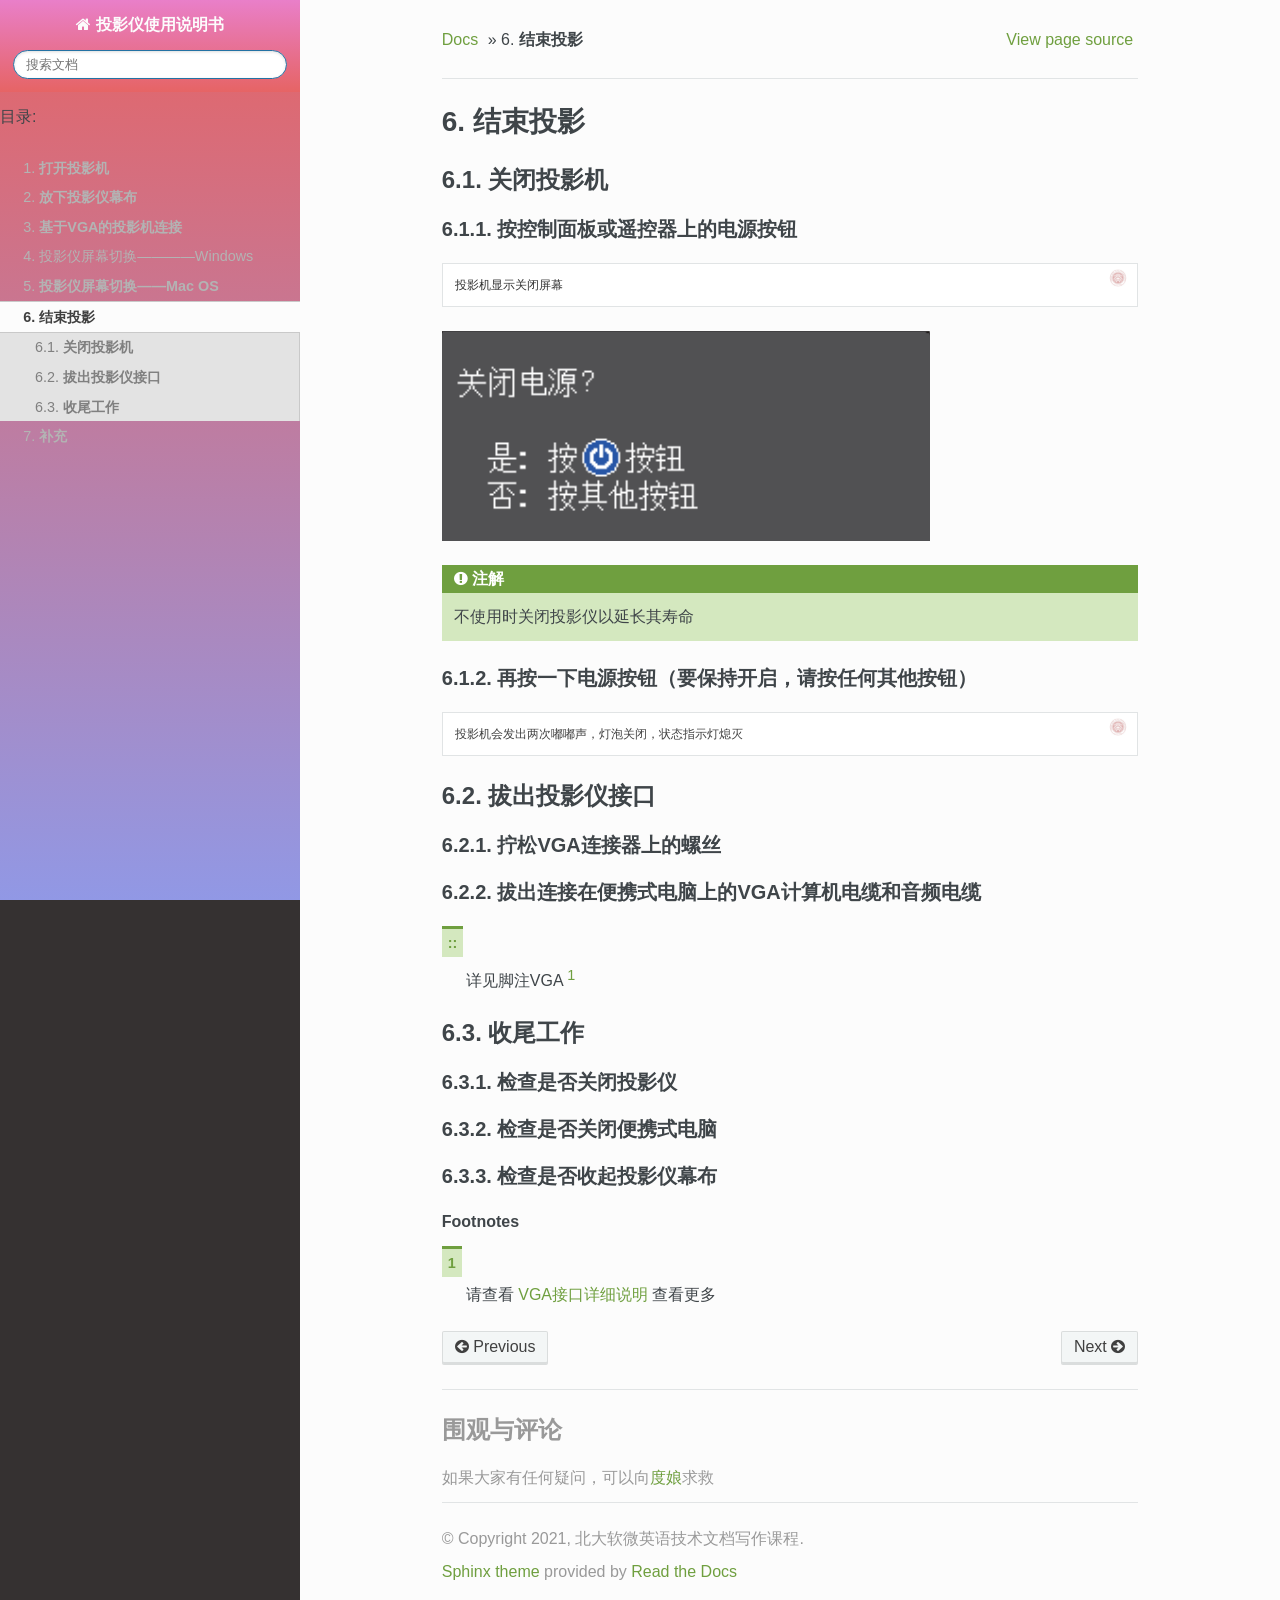
<file: chapter6.html>
<!DOCTYPE html>
<!--[if IE 8]><html class="no-js lt-ie9" lang="en" > <![endif]-->
<!--[if gt IE 8]><!--> <html class="no-js" lang="en" > <!--<![endif]-->
<head>
  <meta charset="utf-8">
  <meta name="viewport" content="width=device-width, initial-scale=1.0">
  
  <title>6. 结束投影 &mdash; 投影仪使用说明书 1.0.0rc1 文档</title>
  

  
  

  
  <link href="_static/css/font_lato_googleapi.css" type='text/css'>
  
  
    

  

  
  
    <link rel="stylesheet" href="_static/css/theme.css" type="text/css" />
  

  
    <link rel="stylesheet" href="_static/copybutton.css" type="text/css" />
  
        <link rel="index" title="索引"
              href="genindex.html"/>
        <link rel="search" title="搜索" href="search.html"/>
    <link rel="top" title="投影仪使用说明书 1.0.0rc1 文档" href="index.html"/>
        <link rel="next" title="7. 补充" href="chapter7.html"/>
        <link rel="prev" title="5. 投影仪屏幕切换——Mac OS" href="chapter5.html"/> 

  
  <script type="text/javascript" src="_static/js/modernizr.min.js"></script>

</head>

<body class="wy-body-for-nav" role="document">

  <div class="wy-grid-for-nav">

    
    <nav data-toggle="wy-nav-shift" class="wy-nav-side">
      <div class="wy-side-nav-search">
        
          <a href="index.html" class="fa fa-home"> 投影仪使用说明书</a>
        
        <div role="search">
  <form id ="rtd-search-form" class="wy-form" action="search.html" method="get">
    <input type="text" name="q" placeholder="搜索文档" />
    <input type="hidden" name="check_keywords" value="yes" />
    <input type="hidden" name="area" value="default" />
  </form>
</div>
      </div>

      <div class="wy-menu wy-menu-vertical" data-spy="affix" role="navigation" aria-label="main navigation">
        
        
            <p class="caption"><span class="caption-text">目录:</span></p>
<ul class="current">
<li class="toctree-l1"><a class="reference internal" href="chapter1.html">1. <strong>打开投影机</strong></a><ul>
<li class="toctree-l2"><a class="reference internal" href="chapter1.html#id2">1.1. <strong>步骤</strong></a></li>
<li class="toctree-l2"><a class="reference internal" href="chapter1.html#id3">1.2. <strong>如果看不到投影图像，请查看以下事项</strong></a></li>
<li class="toctree-l2"><a class="reference internal" href="chapter1.html#id4">1.3. <strong>控制面板和遥控器</strong></a></li>
</ul>
</li>
<li class="toctree-l1"><a class="reference internal" href="chapter2.html">2. <strong>放下投影仪幕布</strong></a><ul>
<li class="toctree-l2"><a class="reference internal" href="chapter2.html#id2">2.1. <strong>判断投影仪幕布是否放下</strong></a></li>
</ul>
</li>
<li class="toctree-l1"><a class="reference internal" href="chapter3.html">3. <strong>基于VGA的投影机连接</strong></a><ul>
<li class="toctree-l2"><a class="reference internal" href="chapter3.html#id1">3.1. <strong>设备说明</strong></a></li>
<li class="toctree-l2"><a class="reference internal" href="chapter3.html#id4">3.2. <strong>视频连接步骤</strong></a></li>
<li class="toctree-l2"><a class="reference internal" href="chapter3.html#id5">3.3. <strong>音频连接步骤</strong></a></li>
</ul>
</li>
<li class="toctree-l1"><a class="reference internal" href="chapter4.html">4. 投影仪屏幕切换————Windows</a><ul>
<li class="toctree-l2"><a class="reference internal" href="chapter4.html#id1">4.1. 仅电脑屏幕</a></li>
<li class="toctree-l2"><a class="reference internal" href="chapter4.html#id2">4.2. 复制</a></li>
<li class="toctree-l2"><a class="reference internal" href="chapter4.html#id3">4.3. 扩展</a></li>
<li class="toctree-l2"><a class="reference internal" href="chapter4.html#id4">4.4. 仅第二屏幕</a></li>
</ul>
</li>
<li class="toctree-l1"><a class="reference internal" href="chapter5.html">5. <strong>投影仪屏幕切换——Mac OS</strong></a><ul>
<li class="toctree-l2"><a class="reference internal" href="chapter5.html#id1">5.1. <strong>外接显示器设置</strong></a></li>
</ul>
</li>
<li class="toctree-l1 current"><a class="current reference internal" href="#">6. <strong>结束投影</strong></a><ul>
<li class="toctree-l2"><a class="reference internal" href="#id2">6.1. <strong>关闭投影机</strong></a></li>
<li class="toctree-l2"><a class="reference internal" href="#id5">6.2. <strong>拔出投影仪接口</strong></a></li>
<li class="toctree-l2"><a class="reference internal" href="#id8">6.3. <strong>收尾工作</strong></a></li>
</ul>
</li>
<li class="toctree-l1"><a class="reference internal" href="chapter7.html">7. <strong>补充</strong></a><ul>
<li class="toctree-l2"><a class="reference internal" href="chapter7.html#id2">7.1. <strong>项目地址</strong></a></li>
<li class="toctree-l2"><a class="reference internal" href="chapter7.html#id5">7.2. <strong>寻求协作</strong></a></li>
<li class="toctree-l2"><a class="reference internal" href="chapter7.html#id6">7.3. <strong>致谢</strong></a></li>
</ul>
</li>
</ul>

        
      </div>
      &nbsp;
    </nav>

    <section data-toggle="wy-nav-shift" class="wy-nav-content-wrap">

      
      <nav class="wy-nav-top" role="navigation" aria-label="top navigation">
        <i data-toggle="wy-nav-top" class="fa fa-bars"></i>
        <a href="index.html">投影仪使用说明书</a>
      </nav>


      
      
      <div class="wy-nav-content">
        <div class="rst-content">
          <div role="navigation" aria-label="breadcrumbs navigation">
  <ul class="wy-breadcrumbs">
    <li><a href="index.html">Docs</a> &raquo;</li>
      
    <li><span class="section-number">6. </span><strong>结束投影</strong></li>
      <li class="wy-breadcrumbs-aside">
        
          <a href="_sources/chapter6.rst.txt" rel="nofollow"> View page source</a>
        
      </li>
  </ul>
  <hr/>
</div>
          <div role="main" class="document">
            
  <div class="section" id="id1">
<h1><span class="section-number">6. </span><strong>结束投影</strong><a class="headerlink" href="#id1" title="永久链接至标题">¶</a></h1>
<div class="section" id="id2">
<h2><span class="section-number">6.1. </span><strong>关闭投影机</strong><a class="headerlink" href="#id2" title="永久链接至标题">¶</a></h2>
<div class="section" id="id3">
<h3><span class="section-number">6.1.1. </span><strong>按控制面板或遥控器上的电源按钮</strong><a class="headerlink" href="#id3" title="永久链接至标题">¶</a></h3>
<div class="highlight-default notranslate"><div class="highlight"><pre><span></span><span class="n">投影机显示关闭屏幕</span>
</pre></div>
</div>
<img alt="_images/c6_turnofftheprojector.png" src="_images/c6_turnofftheprojector.png" />
<div class="admonition note">
<p class="admonition-title">注解</p>
<p>不使用时关闭投影仪以延长其寿命</p>
</div>
</div>
<div class="section" id="id4">
<h3><span class="section-number">6.1.2. </span><strong>再按一下电源按钮（要保持开启，请按任何其他按钮）</strong><a class="headerlink" href="#id4" title="永久链接至标题">¶</a></h3>
<div class="highlight-default notranslate"><div class="highlight"><pre><span></span>投影机会发出两次嘟嘟声，灯泡关闭，状态指示灯熄灭
</pre></div>
</div>
</div>
</div>
<div class="section" id="id5">
<h2><span class="section-number">6.2. </span><strong>拔出投影仪接口</strong><a class="headerlink" href="#id5" title="永久链接至标题">¶</a></h2>
<div class="section" id="vga">
<h3><span class="section-number">6.2.1. </span><strong>拧松VGA连接器上的螺丝</strong><a class="headerlink" href="#vga" title="永久链接至标题">¶</a></h3>
</div>
<div class="section" id="id6">
<h3><span class="section-number">6.2.2. </span><strong>拔出连接在便携式电脑上的VGA计算机电缆和音频电缆</strong><a class="headerlink" href="#id6" title="永久链接至标题">¶</a></h3>
<dl class="simple">
<dt>::</dt><dd><p>详见脚注VGA <a class="footnote-reference brackets" href="#f1" id="id7">1</a></p>
</dd>
</dl>
</div>
</div>
<div class="section" id="id8">
<h2><span class="section-number">6.3. </span><strong>收尾工作</strong><a class="headerlink" href="#id8" title="永久链接至标题">¶</a></h2>
<div class="section" id="id9">
<h3><span class="section-number">6.3.1. </span><strong>检查是否关闭投影仪</strong><a class="headerlink" href="#id9" title="永久链接至标题">¶</a></h3>
</div>
<div class="section" id="id10">
<h3><span class="section-number">6.3.2. </span><strong>检查是否关闭便携式电脑</strong><a class="headerlink" href="#id10" title="永久链接至标题">¶</a></h3>
</div>
<div class="section" id="id11">
<h3><span class="section-number">6.3.3. </span><strong>检查是否收起投影仪幕布</strong><a class="headerlink" href="#id11" title="永久链接至标题">¶</a></h3>
<p class="rubric">Footnotes</p>
<dl class="footnote brackets">
<dt class="label" id="f1"><span class="brackets"><a class="fn-backref" href="#id7">1</a></span></dt>
<dd><p>请查看 <a class="reference external" href="https://baike.baidu.com/item/VGA%E6%8E%A5%E5%8F%A3/909309?fr=aladdin">VGA接口详细说明</a> 查看更多</p>
</dd>
</dl>
</div>
</div>
</div>


          </div>
          
          <footer>
  
    <div class="rst-footer-buttons" role="navigation" aria-label="footer navigation">
      
        <a href="chapter7.html" class="btn btn-neutral float-right" title="7. 补充">Next <span class="fa fa-arrow-circle-right"></span></a>
      
      
        <a href="chapter5.html" class="btn btn-neutral" title="5. 投影仪屏幕切换——Mac OS"><span class="fa fa-arrow-circle-left"></span> Previous</a>
      
    </div>
  

  <!--添加disques，支持留言功能；线下自己使用时，请注释掉 <style>
#ad {
    float: right;
    width: 29%;
}

#discuss {
    float: left;
    width: 70%;
}

em {
    font-style: normal;
}

a, a .pre {
    color: ;
}

body, body.dark,.nav>ul>li>a:hover, .nav>ul>li>div a:hover {
	color: #3f4549 !important;
}
</style>
<div>
	<div class="section" id="discuss">

		<h2>
			围观与评论
			<a class="headerlink" href="#discuss" title="永久链接至标题">¶</a>
		</h2>

		<div id="disqus_thread"></div>
		<p>
			如果大家有任何疑问，可以向<a href='https://www.baidu.com/'>度娘</a>求救<br>
		</p>
		<script>
    /**
    *  RECOMMENDED CONFIGURATION VARIABLES: EDIT AND UNCOMMENT THE SECTION BELOW TO INSERT DYNAMIC VALUES FROM YOUR PLATFORM OR CMS.
    *  LEARN WHY DEFINING THESE VARIABLES IS IMPORTANT: https://disqus.com/admin/universalcode/#configuration-variables    */
    /*
    var disqus_config = function () {
    this.page.url = PAGE_URL;  // Replace PAGE_URL with your page's canonical URL variable
    this.page.identifier = PAGE_IDENTIFIER; // Replace PAGE_IDENTIFIER with your page's unique identifier variable
    };
    */
    		(function() { // DON'T EDIT BELOW THIS LINE
    		var d = document, s = d.createElement('script');
    		s.src = 'https://zhanghaojie.disqus.com/embed.js';
    		s.setAttribute('data-timestamp', +new Date());
    		(d.head || d.body).appendChild(s);
    		})();
		</script>
		<noscript>Please enable JavaScript to view the <a href="https://disqus.com/?ref_noscript">comments powered by Disqus.</a></noscript>

	
	</div>
<div style="clear:both" />
 ，因为disqus加载的速度太慢，影响本地浏览体验；-->
  <hr/>  
     <style>
#ad {
    float: right;
    width: 29%;
}

#discuss {
    float: left;
    width: 70%;
}

em {
    font-style: normal;
}

a, a .pre {
    color: ;
}

body, body.dark,.nav>ul>li>a:hover, .nav>ul>li>div a:hover {
	color: #3f4549 !important;
}
</style>
<div>
	<div class="section" id="discuss">

		<h2>
			围观与评论
			<a class="headerlink" href="#discuss" title="永久链接至标题">¶</a>
		</h2>

		<div id="disqus_thread"></div>
		<p>
			如果大家有任何疑问，可以向<a href='https://www.baidu.com/'>度娘</a>求救<br>
		</p>
		<script>
    /**
    *  RECOMMENDED CONFIGURATION VARIABLES: EDIT AND UNCOMMENT THE SECTION BELOW TO INSERT DYNAMIC VALUES FROM YOUR PLATFORM OR CMS.
    *  LEARN WHY DEFINING THESE VARIABLES IS IMPORTANT: https://disqus.com/admin/universalcode/#configuration-variables    */
    /*
    var disqus_config = function () {
    this.page.url = PAGE_URL;  // Replace PAGE_URL with your page's canonical URL variable
    this.page.identifier = PAGE_IDENTIFIER; // Replace PAGE_IDENTIFIER with your page's unique identifier variable
    };
    */
    		(function() { // DON'T EDIT BELOW THIS LINE
    		var d = document, s = d.createElement('script');
    		s.src = 'https://zhanghaojie.disqus.com/embed.js';
    		s.setAttribute('data-timestamp', +new Date());
    		(d.head || d.body).appendChild(s);
    		})();
		</script>
		<noscript>Please enable JavaScript to view the <a href="https://disqus.com/?ref_noscript">comments powered by Disqus.</a></noscript>

	
	</div>
<div style="clear:both" />
 
  <hr/>
  
  <div role="contentinfo">
    <p>
        &copy; Copyright 2021, 北大软微英语技术文档写作课程.
    </p>
  </div>

  <a href="https://github.com/snide/sphinx_rtd_theme">Sphinx theme</a> provided by <a href="https://readthedocs.org">Read the Docs</a>
</footer>
        </div>
      </div>

    </section>

  </div>
  
  


  

    <script type="text/javascript">
        var DOCUMENTATION_OPTIONS = {
            URL_ROOT:'./',
            VERSION:'1.0.0rc1',
            COLLAPSE_INDEX:false,
            FILE_SUFFIX:'.html',
            HAS_SOURCE:  true
        };
    </script>
      <script type="text/javascript" src="_static/jquery.js"></script>
      <script type="text/javascript" src="_static/underscore.js"></script>
      <script type="text/javascript" src="_static/doctools.js"></script>
      <script type="text/javascript" src="_static/language_data.js"></script>
      <script type="text/javascript" src="_static/clipboard.min.js"></script>
      <script type="text/javascript" src="_static/copybutton.js"></script>
      <script type="text/javascript" src="_static/translations.js"></script>

  

  
  
    <script type="text/javascript" src="_static/js/theme.js"></script>
  

  
  
  <script type="text/javascript">
      jQuery(function () {
          SphinxRtdTheme.StickyNav.enable();
      });
  </script>
    

<link rel="stylesheet" type="text/css"
href="_static/custom.css">



</body>
</html>
</file>
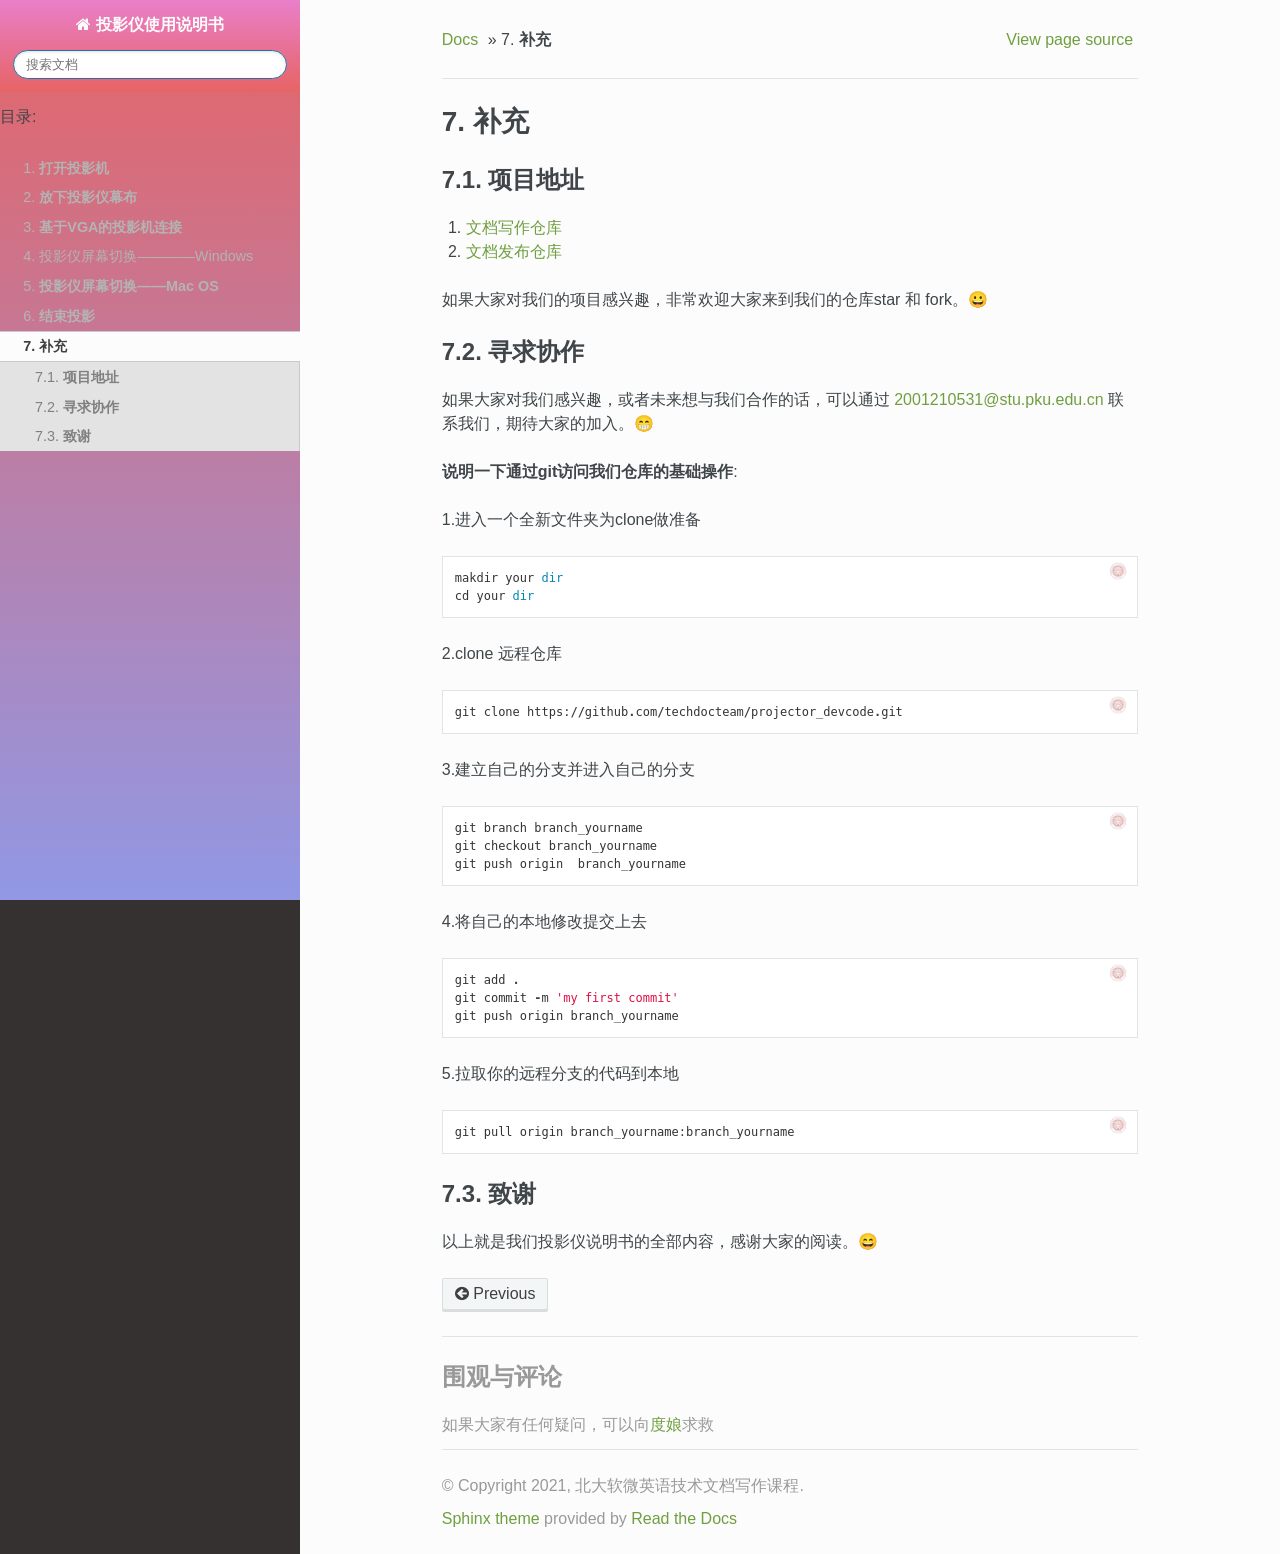
<file: chapter7.html>
<!DOCTYPE html>
<!--[if IE 8]><html class="no-js lt-ie9" lang="en" > <![endif]-->
<!--[if gt IE 8]><!--> <html class="no-js" lang="en" > <!--<![endif]-->
<head>
  <meta charset="utf-8">
  <meta name="viewport" content="width=device-width, initial-scale=1.0">
  
  <title>7. 补充 &mdash; 投影仪使用说明书 1.0.0rc1 文档</title>
  

  
  

  
  <link href="_static/css/font_lato_googleapi.css" type='text/css'>
  
  
    

  

  
  
    <link rel="stylesheet" href="_static/css/theme.css" type="text/css" />
  

  
    <link rel="stylesheet" href="_static/copybutton.css" type="text/css" />
  
        <link rel="index" title="索引"
              href="genindex.html"/>
        <link rel="search" title="搜索" href="search.html"/>
    <link rel="top" title="投影仪使用说明书 1.0.0rc1 文档" href="index.html"/>
        <link rel="prev" title="6. 结束投影" href="chapter6.html"/> 

  
  <script type="text/javascript" src="_static/js/modernizr.min.js"></script>

</head>

<body class="wy-body-for-nav" role="document">

  <div class="wy-grid-for-nav">

    
    <nav data-toggle="wy-nav-shift" class="wy-nav-side">
      <div class="wy-side-nav-search">
        
          <a href="index.html" class="fa fa-home"> 投影仪使用说明书</a>
        
        <div role="search">
  <form id ="rtd-search-form" class="wy-form" action="search.html" method="get">
    <input type="text" name="q" placeholder="搜索文档" />
    <input type="hidden" name="check_keywords" value="yes" />
    <input type="hidden" name="area" value="default" />
  </form>
</div>
      </div>

      <div class="wy-menu wy-menu-vertical" data-spy="affix" role="navigation" aria-label="main navigation">
        
        
            <p class="caption"><span class="caption-text">目录:</span></p>
<ul class="current">
<li class="toctree-l1"><a class="reference internal" href="chapter1.html">1. <strong>打开投影机</strong></a><ul>
<li class="toctree-l2"><a class="reference internal" href="chapter1.html#id2">1.1. <strong>步骤</strong></a></li>
<li class="toctree-l2"><a class="reference internal" href="chapter1.html#id3">1.2. <strong>如果看不到投影图像，请查看以下事项</strong></a></li>
<li class="toctree-l2"><a class="reference internal" href="chapter1.html#id4">1.3. <strong>控制面板和遥控器</strong></a></li>
</ul>
</li>
<li class="toctree-l1"><a class="reference internal" href="chapter2.html">2. <strong>放下投影仪幕布</strong></a><ul>
<li class="toctree-l2"><a class="reference internal" href="chapter2.html#id2">2.1. <strong>判断投影仪幕布是否放下</strong></a></li>
</ul>
</li>
<li class="toctree-l1"><a class="reference internal" href="chapter3.html">3. <strong>基于VGA的投影机连接</strong></a><ul>
<li class="toctree-l2"><a class="reference internal" href="chapter3.html#id1">3.1. <strong>设备说明</strong></a></li>
<li class="toctree-l2"><a class="reference internal" href="chapter3.html#id4">3.2. <strong>视频连接步骤</strong></a></li>
<li class="toctree-l2"><a class="reference internal" href="chapter3.html#id5">3.3. <strong>音频连接步骤</strong></a></li>
</ul>
</li>
<li class="toctree-l1"><a class="reference internal" href="chapter4.html">4. 投影仪屏幕切换————Windows</a><ul>
<li class="toctree-l2"><a class="reference internal" href="chapter4.html#id1">4.1. 仅电脑屏幕</a></li>
<li class="toctree-l2"><a class="reference internal" href="chapter4.html#id2">4.2. 复制</a></li>
<li class="toctree-l2"><a class="reference internal" href="chapter4.html#id3">4.3. 扩展</a></li>
<li class="toctree-l2"><a class="reference internal" href="chapter4.html#id4">4.4. 仅第二屏幕</a></li>
</ul>
</li>
<li class="toctree-l1"><a class="reference internal" href="chapter5.html">5. <strong>投影仪屏幕切换——Mac OS</strong></a><ul>
<li class="toctree-l2"><a class="reference internal" href="chapter5.html#id1">5.1. <strong>外接显示器设置</strong></a></li>
</ul>
</li>
<li class="toctree-l1"><a class="reference internal" href="chapter6.html">6. <strong>结束投影</strong></a><ul>
<li class="toctree-l2"><a class="reference internal" href="chapter6.html#id2">6.1. <strong>关闭投影机</strong></a></li>
<li class="toctree-l2"><a class="reference internal" href="chapter6.html#id5">6.2. <strong>拔出投影仪接口</strong></a></li>
<li class="toctree-l2"><a class="reference internal" href="chapter6.html#id8">6.3. <strong>收尾工作</strong></a></li>
</ul>
</li>
<li class="toctree-l1 current"><a class="current reference internal" href="#">7. <strong>补充</strong></a><ul>
<li class="toctree-l2"><a class="reference internal" href="#id2">7.1. <strong>项目地址</strong></a></li>
<li class="toctree-l2"><a class="reference internal" href="#id5">7.2. <strong>寻求协作</strong></a></li>
<li class="toctree-l2"><a class="reference internal" href="#id6">7.3. <strong>致谢</strong></a></li>
</ul>
</li>
</ul>

        
      </div>
      &nbsp;
    </nav>

    <section data-toggle="wy-nav-shift" class="wy-nav-content-wrap">

      
      <nav class="wy-nav-top" role="navigation" aria-label="top navigation">
        <i data-toggle="wy-nav-top" class="fa fa-bars"></i>
        <a href="index.html">投影仪使用说明书</a>
      </nav>


      
      
      <div class="wy-nav-content">
        <div class="rst-content">
          <div role="navigation" aria-label="breadcrumbs navigation">
  <ul class="wy-breadcrumbs">
    <li><a href="index.html">Docs</a> &raquo;</li>
      
    <li><span class="section-number">7. </span><strong>补充</strong></li>
      <li class="wy-breadcrumbs-aside">
        
          <a href="_sources/chapter7.rst.txt" rel="nofollow"> View page source</a>
        
      </li>
  </ul>
  <hr/>
</div>
          <div role="main" class="document">
            
  <div class="section" id="id1">
<h1><span class="section-number">7. </span><strong>补充</strong><a class="headerlink" href="#id1" title="永久链接至标题">¶</a></h1>
<div class="section" id="id2">
<h2><span class="section-number">7.1. </span><strong>项目地址</strong><a class="headerlink" href="#id2" title="永久链接至标题">¶</a></h2>
<ol class="arabic simple">
<li><p><a class="reference external" href="https://github.com/techdocteam/projector_devcode">文档写作仓库</a></p></li>
<li><p><a class="reference external" href="https://github.com/ZhangHaojie077/ZhangHaojie077.github.io">文档发布仓库</a></p></li>
</ol>
<p>如果大家对我们的项目感兴趣，非常欢迎大家来到我们的仓库star 和 fork。😀</p>
</div>
<div class="section" id="id5">
<h2><span class="section-number">7.2. </span><strong>寻求协作</strong><a class="headerlink" href="#id5" title="永久链接至标题">¶</a></h2>
<p>如果大家对我们感兴趣，或者未来想与我们合作的话，可以通过 <a class="reference external" href="mailto:2001210531&#37;&#52;&#48;stu&#46;pku&#46;edu&#46;cn">2001210531<span>&#64;</span>stu<span>&#46;</span>pku<span>&#46;</span>edu<span>&#46;</span>cn</a> 联系我们，期待大家的加入。😁</p>
<p><strong>说明一下通过git访问我们仓库的基础操作</strong>:</p>
<p>1.进入一个全新文件夹为clone做准备</p>
<div class="highlight-default notranslate"><div class="highlight"><pre><span></span><span class="n">makdir</span> <span class="n">your</span> <span class="nb">dir</span>
<span class="n">cd</span> <span class="n">your</span> <span class="nb">dir</span>
</pre></div>
</div>
<p>2.clone 远程仓库</p>
<div class="highlight-default notranslate"><div class="highlight"><pre><span></span><span class="n">git</span> <span class="n">clone</span> <span class="n">https</span><span class="p">:</span><span class="o">//</span><span class="n">github</span><span class="o">.</span><span class="n">com</span><span class="o">/</span><span class="n">techdocteam</span><span class="o">/</span><span class="n">projector_devcode</span><span class="o">.</span><span class="n">git</span>
</pre></div>
</div>
<p>3.建立自己的分支并进入自己的分支</p>
<div class="highlight-default notranslate"><div class="highlight"><pre><span></span><span class="n">git</span> <span class="n">branch</span> <span class="n">branch_yourname</span>
<span class="n">git</span> <span class="n">checkout</span> <span class="n">branch_yourname</span>
<span class="n">git</span> <span class="n">push</span> <span class="n">origin</span>  <span class="n">branch_yourname</span>
</pre></div>
</div>
<p>4.将自己的本地修改提交上去</p>
<div class="highlight-default notranslate"><div class="highlight"><pre><span></span><span class="n">git</span> <span class="n">add</span> <span class="o">.</span>
<span class="n">git</span> <span class="n">commit</span> <span class="o">-</span><span class="n">m</span> <span class="s1">&#39;my first commit&#39;</span>
<span class="n">git</span> <span class="n">push</span> <span class="n">origin</span> <span class="n">branch_yourname</span>
</pre></div>
</div>
<p>5.拉取你的远程分支的代码到本地</p>
<div class="highlight-default notranslate"><div class="highlight"><pre><span></span><span class="n">git</span> <span class="n">pull</span> <span class="n">origin</span> <span class="n">branch_yourname</span><span class="p">:</span><span class="n">branch_yourname</span>
</pre></div>
</div>
</div>
<div class="section" id="id6">
<h2><span class="section-number">7.3. </span><strong>致谢</strong><a class="headerlink" href="#id6" title="永久链接至标题">¶</a></h2>
<p>以上就是我们投影仪说明书的全部内容，感谢大家的阅读。😄</p>
</div>
</div>


          </div>
          
          <footer>
  
    <div class="rst-footer-buttons" role="navigation" aria-label="footer navigation">
      
      
        <a href="chapter6.html" class="btn btn-neutral" title="6. 结束投影"><span class="fa fa-arrow-circle-left"></span> Previous</a>
      
    </div>
  

  <!--添加disques，支持留言功能；线下自己使用时，请注释掉 <style>
#ad {
    float: right;
    width: 29%;
}

#discuss {
    float: left;
    width: 70%;
}

em {
    font-style: normal;
}

a, a .pre {
    color: ;
}

body, body.dark,.nav>ul>li>a:hover, .nav>ul>li>div a:hover {
	color: #3f4549 !important;
}
</style>
<div>
	<div class="section" id="discuss">

		<h2>
			围观与评论
			<a class="headerlink" href="#discuss" title="永久链接至标题">¶</a>
		</h2>

		<div id="disqus_thread"></div>
		<p>
			如果大家有任何疑问，可以向<a href='https://www.baidu.com/'>度娘</a>求救<br>
		</p>
		<script>
    /**
    *  RECOMMENDED CONFIGURATION VARIABLES: EDIT AND UNCOMMENT THE SECTION BELOW TO INSERT DYNAMIC VALUES FROM YOUR PLATFORM OR CMS.
    *  LEARN WHY DEFINING THESE VARIABLES IS IMPORTANT: https://disqus.com/admin/universalcode/#configuration-variables    */
    /*
    var disqus_config = function () {
    this.page.url = PAGE_URL;  // Replace PAGE_URL with your page's canonical URL variable
    this.page.identifier = PAGE_IDENTIFIER; // Replace PAGE_IDENTIFIER with your page's unique identifier variable
    };
    */
    		(function() { // DON'T EDIT BELOW THIS LINE
    		var d = document, s = d.createElement('script');
    		s.src = 'https://zhanghaojie.disqus.com/embed.js';
    		s.setAttribute('data-timestamp', +new Date());
    		(d.head || d.body).appendChild(s);
    		})();
		</script>
		<noscript>Please enable JavaScript to view the <a href="https://disqus.com/?ref_noscript">comments powered by Disqus.</a></noscript>

	
	</div>
<div style="clear:both" />
 ，因为disqus加载的速度太慢，影响本地浏览体验；-->
  <hr/>  
     <style>
#ad {
    float: right;
    width: 29%;
}

#discuss {
    float: left;
    width: 70%;
}

em {
    font-style: normal;
}

a, a .pre {
    color: ;
}

body, body.dark,.nav>ul>li>a:hover, .nav>ul>li>div a:hover {
	color: #3f4549 !important;
}
</style>
<div>
	<div class="section" id="discuss">

		<h2>
			围观与评论
			<a class="headerlink" href="#discuss" title="永久链接至标题">¶</a>
		</h2>

		<div id="disqus_thread"></div>
		<p>
			如果大家有任何疑问，可以向<a href='https://www.baidu.com/'>度娘</a>求救<br>
		</p>
		<script>
    /**
    *  RECOMMENDED CONFIGURATION VARIABLES: EDIT AND UNCOMMENT THE SECTION BELOW TO INSERT DYNAMIC VALUES FROM YOUR PLATFORM OR CMS.
    *  LEARN WHY DEFINING THESE VARIABLES IS IMPORTANT: https://disqus.com/admin/universalcode/#configuration-variables    */
    /*
    var disqus_config = function () {
    this.page.url = PAGE_URL;  // Replace PAGE_URL with your page's canonical URL variable
    this.page.identifier = PAGE_IDENTIFIER; // Replace PAGE_IDENTIFIER with your page's unique identifier variable
    };
    */
    		(function() { // DON'T EDIT BELOW THIS LINE
    		var d = document, s = d.createElement('script');
    		s.src = 'https://zhanghaojie.disqus.com/embed.js';
    		s.setAttribute('data-timestamp', +new Date());
    		(d.head || d.body).appendChild(s);
    		})();
		</script>
		<noscript>Please enable JavaScript to view the <a href="https://disqus.com/?ref_noscript">comments powered by Disqus.</a></noscript>

	
	</div>
<div style="clear:both" />
 
  <hr/>
  
  <div role="contentinfo">
    <p>
        &copy; Copyright 2021, 北大软微英语技术文档写作课程.
    </p>
  </div>

  <a href="https://github.com/snide/sphinx_rtd_theme">Sphinx theme</a> provided by <a href="https://readthedocs.org">Read the Docs</a>
</footer>
        </div>
      </div>

    </section>

  </div>
  
  


  

    <script type="text/javascript">
        var DOCUMENTATION_OPTIONS = {
            URL_ROOT:'./',
            VERSION:'1.0.0rc1',
            COLLAPSE_INDEX:false,
            FILE_SUFFIX:'.html',
            HAS_SOURCE:  true
        };
    </script>
      <script type="text/javascript" src="_static/jquery.js"></script>
      <script type="text/javascript" src="_static/underscore.js"></script>
      <script type="text/javascript" src="_static/doctools.js"></script>
      <script type="text/javascript" src="_static/language_data.js"></script>
      <script type="text/javascript" src="_static/clipboard.min.js"></script>
      <script type="text/javascript" src="_static/copybutton.js"></script>
      <script type="text/javascript" src="_static/translations.js"></script>

  

  
  
    <script type="text/javascript" src="_static/js/theme.js"></script>
  

  
  
  <script type="text/javascript">
      jQuery(function () {
          SphinxRtdTheme.StickyNav.enable();
      });
  </script>
    

<link rel="stylesheet" type="text/css"
href="_static/custom.css">



</body>
</html>
</file>
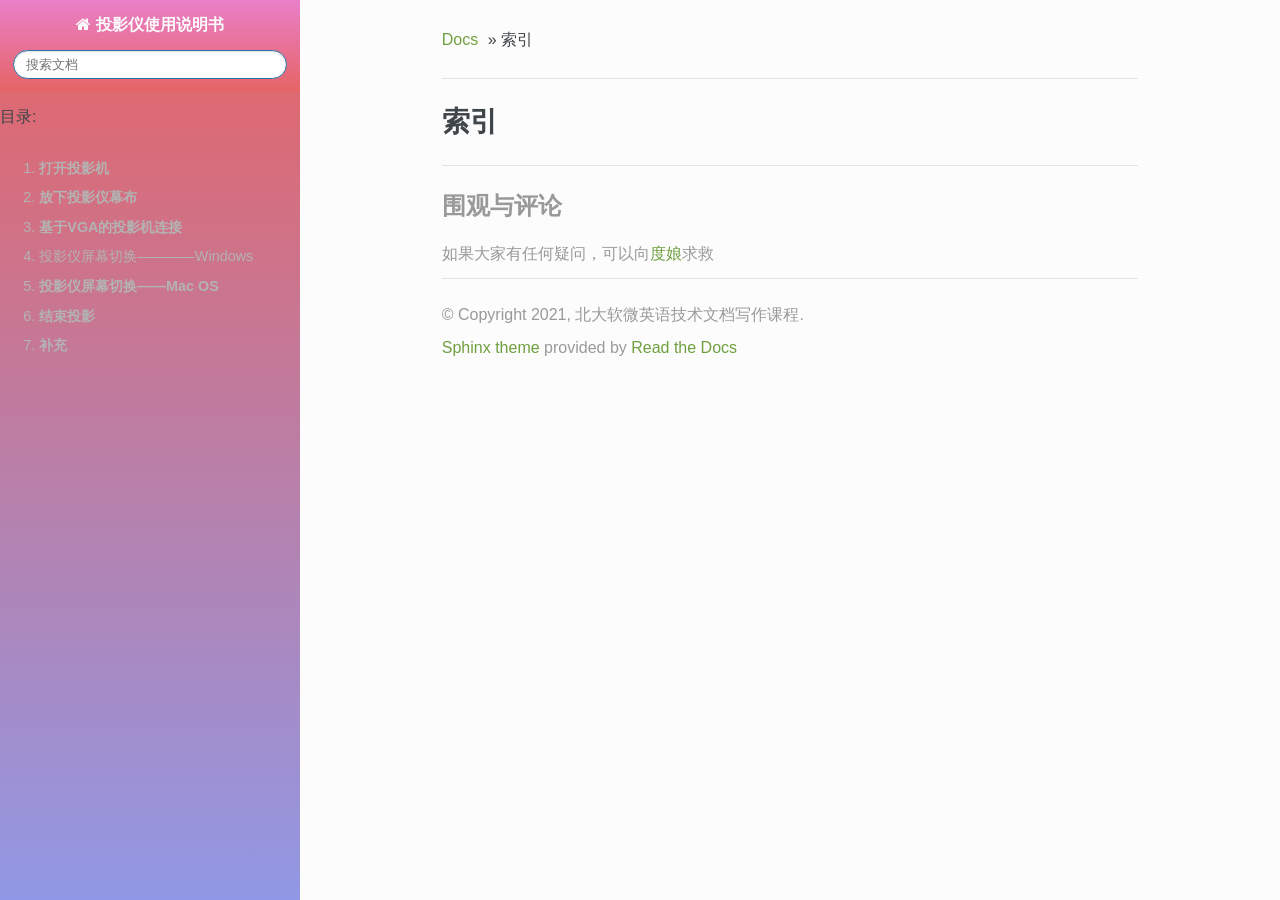
<file: genindex.html>
<!DOCTYPE html>
<!--[if IE 8]><html class="no-js lt-ie9" lang="en" > <![endif]-->
<!--[if gt IE 8]><!--> <html class="no-js" lang="en" > <!--<![endif]-->
<head>
  <meta charset="utf-8">
  <meta name="viewport" content="width=device-width, initial-scale=1.0">
  
  <title>索引 &mdash; 投影仪使用说明书 1.0.0rc1 文档</title>
  

  
  

  
  <link href="_static/css/font_lato_googleapi.css" type='text/css'>
  
  
    

  

  
  
    <link rel="stylesheet" href="_static/css/theme.css" type="text/css" />
  

  
    <link rel="stylesheet" href="_static/copybutton.css" type="text/css" />
  
        <link rel="index" title="索引"
              href="#"/>
        <link rel="search" title="搜索" href="search.html"/>
    <link rel="top" title="投影仪使用说明书 1.0.0rc1 文档" href="index.html"/> 

  
  <script type="text/javascript" src="_static/js/modernizr.min.js"></script>

</head>

<body class="wy-body-for-nav" role="document">

  <div class="wy-grid-for-nav">

    
    <nav data-toggle="wy-nav-shift" class="wy-nav-side">
      <div class="wy-side-nav-search">
        
          <a href="index.html" class="fa fa-home"> 投影仪使用说明书</a>
        
        <div role="search">
  <form id ="rtd-search-form" class="wy-form" action="search.html" method="get">
    <input type="text" name="q" placeholder="搜索文档" />
    <input type="hidden" name="check_keywords" value="yes" />
    <input type="hidden" name="area" value="default" />
  </form>
</div>
      </div>

      <div class="wy-menu wy-menu-vertical" data-spy="affix" role="navigation" aria-label="main navigation">
        
        
            <p class="caption"><span class="caption-text">目录:</span></p>
<ul>
<li class="toctree-l1"><a class="reference internal" href="chapter1.html">1. <strong>打开投影机</strong></a><ul>
<li class="toctree-l2"><a class="reference internal" href="chapter1.html#id2">1.1. <strong>步骤</strong></a></li>
<li class="toctree-l2"><a class="reference internal" href="chapter1.html#id3">1.2. <strong>如果看不到投影图像，请查看以下事项</strong></a></li>
<li class="toctree-l2"><a class="reference internal" href="chapter1.html#id4">1.3. <strong>控制面板和遥控器</strong></a></li>
</ul>
</li>
<li class="toctree-l1"><a class="reference internal" href="chapter2.html">2. <strong>放下投影仪幕布</strong></a><ul>
<li class="toctree-l2"><a class="reference internal" href="chapter2.html#id2">2.1. <strong>判断投影仪幕布是否放下</strong></a></li>
</ul>
</li>
<li class="toctree-l1"><a class="reference internal" href="chapter3.html">3. <strong>基于VGA的投影机连接</strong></a><ul>
<li class="toctree-l2"><a class="reference internal" href="chapter3.html#id1">3.1. <strong>设备说明</strong></a></li>
<li class="toctree-l2"><a class="reference internal" href="chapter3.html#id4">3.2. <strong>视频连接步骤</strong></a></li>
<li class="toctree-l2"><a class="reference internal" href="chapter3.html#id5">3.3. <strong>音频连接步骤</strong></a></li>
</ul>
</li>
<li class="toctree-l1"><a class="reference internal" href="chapter4.html">4. 投影仪屏幕切换————Windows</a><ul>
<li class="toctree-l2"><a class="reference internal" href="chapter4.html#id1">4.1. 仅电脑屏幕</a></li>
<li class="toctree-l2"><a class="reference internal" href="chapter4.html#id2">4.2. 复制</a></li>
<li class="toctree-l2"><a class="reference internal" href="chapter4.html#id3">4.3. 扩展</a></li>
<li class="toctree-l2"><a class="reference internal" href="chapter4.html#id4">4.4. 仅第二屏幕</a></li>
</ul>
</li>
<li class="toctree-l1"><a class="reference internal" href="chapter5.html">5. <strong>投影仪屏幕切换——Mac OS</strong></a><ul>
<li class="toctree-l2"><a class="reference internal" href="chapter5.html#id1">5.1. <strong>外接显示器设置</strong></a></li>
</ul>
</li>
<li class="toctree-l1"><a class="reference internal" href="chapter6.html">6. <strong>结束投影</strong></a><ul>
<li class="toctree-l2"><a class="reference internal" href="chapter6.html#id2">6.1. <strong>关闭投影机</strong></a></li>
<li class="toctree-l2"><a class="reference internal" href="chapter6.html#id5">6.2. <strong>拔出投影仪接口</strong></a></li>
<li class="toctree-l2"><a class="reference internal" href="chapter6.html#id8">6.3. <strong>收尾工作</strong></a></li>
</ul>
</li>
<li class="toctree-l1"><a class="reference internal" href="chapter7.html">7. <strong>补充</strong></a><ul>
<li class="toctree-l2"><a class="reference internal" href="chapter7.html#id2">7.1. <strong>项目地址</strong></a></li>
<li class="toctree-l2"><a class="reference internal" href="chapter7.html#id5">7.2. <strong>寻求协作</strong></a></li>
<li class="toctree-l2"><a class="reference internal" href="chapter7.html#id6">7.3. <strong>致谢</strong></a></li>
</ul>
</li>
</ul>

        
      </div>
      &nbsp;
    </nav>

    <section data-toggle="wy-nav-shift" class="wy-nav-content-wrap">

      
      <nav class="wy-nav-top" role="navigation" aria-label="top navigation">
        <i data-toggle="wy-nav-top" class="fa fa-bars"></i>
        <a href="index.html">投影仪使用说明书</a>
      </nav>


      
      
      <div class="wy-nav-content">
        <div class="rst-content">
          <div role="navigation" aria-label="breadcrumbs navigation">
  <ul class="wy-breadcrumbs">
    <li><a href="index.html">Docs</a> &raquo;</li>
      
    <li>索引</li>
      <li class="wy-breadcrumbs-aside">
        
      </li>
  </ul>
  <hr/>
</div>
          <div role="main" class="document">
            

<h1 id="index">索引</h1>

<div class="genindex-jumpbox">
 
</div>


          </div>
          
          <footer>
  

  <!--添加disques，支持留言功能；线下自己使用时，请注释掉 <style>
#ad {
    float: right;
    width: 29%;
}

#discuss {
    float: left;
    width: 70%;
}

em {
    font-style: normal;
}

a, a .pre {
    color: ;
}

body, body.dark,.nav>ul>li>a:hover, .nav>ul>li>div a:hover {
	color: #3f4549 !important;
}
</style>
<div>
	<div class="section" id="discuss">

		<h2>
			围观与评论
			<a class="headerlink" href="#discuss" title="永久链接至标题">¶</a>
		</h2>

		<div id="disqus_thread"></div>
		<p>
			如果大家有任何疑问，可以向<a href='https://www.baidu.com/'>度娘</a>求救<br>
		</p>
		<script>
    /**
    *  RECOMMENDED CONFIGURATION VARIABLES: EDIT AND UNCOMMENT THE SECTION BELOW TO INSERT DYNAMIC VALUES FROM YOUR PLATFORM OR CMS.
    *  LEARN WHY DEFINING THESE VARIABLES IS IMPORTANT: https://disqus.com/admin/universalcode/#configuration-variables    */
    /*
    var disqus_config = function () {
    this.page.url = PAGE_URL;  // Replace PAGE_URL with your page's canonical URL variable
    this.page.identifier = PAGE_IDENTIFIER; // Replace PAGE_IDENTIFIER with your page's unique identifier variable
    };
    */
    		(function() { // DON'T EDIT BELOW THIS LINE
    		var d = document, s = d.createElement('script');
    		s.src = 'https://zhanghaojie.disqus.com/embed.js';
    		s.setAttribute('data-timestamp', +new Date());
    		(d.head || d.body).appendChild(s);
    		})();
		</script>
		<noscript>Please enable JavaScript to view the <a href="https://disqus.com/?ref_noscript">comments powered by Disqus.</a></noscript>

	
	</div>
<div style="clear:both" />
 ，因为disqus加载的速度太慢，影响本地浏览体验；-->
  <hr/>  
     <style>
#ad {
    float: right;
    width: 29%;
}

#discuss {
    float: left;
    width: 70%;
}

em {
    font-style: normal;
}

a, a .pre {
    color: ;
}

body, body.dark,.nav>ul>li>a:hover, .nav>ul>li>div a:hover {
	color: #3f4549 !important;
}
</style>
<div>
	<div class="section" id="discuss">

		<h2>
			围观与评论
			<a class="headerlink" href="#discuss" title="永久链接至标题">¶</a>
		</h2>

		<div id="disqus_thread"></div>
		<p>
			如果大家有任何疑问，可以向<a href='https://www.baidu.com/'>度娘</a>求救<br>
		</p>
		<script>
    /**
    *  RECOMMENDED CONFIGURATION VARIABLES: EDIT AND UNCOMMENT THE SECTION BELOW TO INSERT DYNAMIC VALUES FROM YOUR PLATFORM OR CMS.
    *  LEARN WHY DEFINING THESE VARIABLES IS IMPORTANT: https://disqus.com/admin/universalcode/#configuration-variables    */
    /*
    var disqus_config = function () {
    this.page.url = PAGE_URL;  // Replace PAGE_URL with your page's canonical URL variable
    this.page.identifier = PAGE_IDENTIFIER; // Replace PAGE_IDENTIFIER with your page's unique identifier variable
    };
    */
    		(function() { // DON'T EDIT BELOW THIS LINE
    		var d = document, s = d.createElement('script');
    		s.src = 'https://zhanghaojie.disqus.com/embed.js';
    		s.setAttribute('data-timestamp', +new Date());
    		(d.head || d.body).appendChild(s);
    		})();
		</script>
		<noscript>Please enable JavaScript to view the <a href="https://disqus.com/?ref_noscript">comments powered by Disqus.</a></noscript>

	
	</div>
<div style="clear:both" />
 
  <hr/>
  
  <div role="contentinfo">
    <p>
        &copy; Copyright 2021, 北大软微英语技术文档写作课程.
    </p>
  </div>

  <a href="https://github.com/snide/sphinx_rtd_theme">Sphinx theme</a> provided by <a href="https://readthedocs.org">Read the Docs</a>
</footer>
        </div>
      </div>

    </section>

  </div>
  
  


  

    <script type="text/javascript">
        var DOCUMENTATION_OPTIONS = {
            URL_ROOT:'./',
            VERSION:'1.0.0rc1',
            COLLAPSE_INDEX:false,
            FILE_SUFFIX:'.html',
            HAS_SOURCE:  true
        };
    </script>
      <script type="text/javascript" src="_static/jquery.js"></script>
      <script type="text/javascript" src="_static/underscore.js"></script>
      <script type="text/javascript" src="_static/doctools.js"></script>
      <script type="text/javascript" src="_static/language_data.js"></script>
      <script type="text/javascript" src="_static/clipboard.min.js"></script>
      <script type="text/javascript" src="_static/copybutton.js"></script>
      <script type="text/javascript" src="_static/translations.js"></script>

  

  
  
    <script type="text/javascript" src="_static/js/theme.js"></script>
  

  
  
  <script type="text/javascript">
      jQuery(function () {
          SphinxRtdTheme.StickyNav.enable();
      });
  </script>
    

<link rel="stylesheet" type="text/css"
href="_static/custom.css">



</body>
</html>
</file>
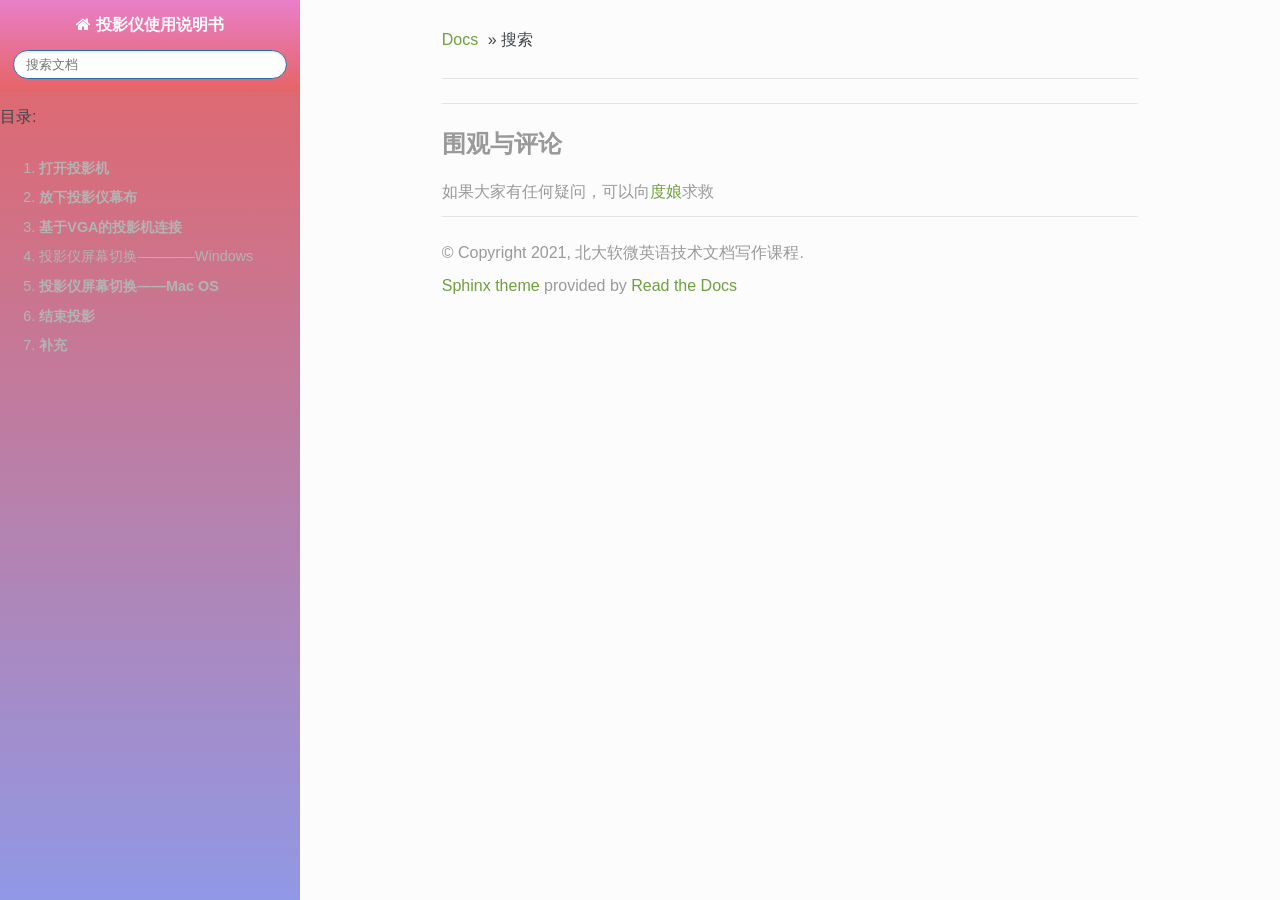
<file: search.html>
<!DOCTYPE html>
<!--[if IE 8]><html class="no-js lt-ie9" lang="en" > <![endif]-->
<!--[if gt IE 8]><!--> <html class="no-js" lang="en" > <!--<![endif]-->
<head>
  <meta charset="utf-8">
  <meta name="viewport" content="width=device-width, initial-scale=1.0">
  
  <title>搜索 &mdash; 投影仪使用说明书 1.0.0rc1 文档</title>
  

  
  

  
  <link href="_static/css/font_lato_googleapi.css" type='text/css'>
  
  
    

  

  
  
    <link rel="stylesheet" href="_static/css/theme.css" type="text/css" />
  

  
    <link rel="stylesheet" href="_static/copybutton.css" type="text/css" />
  
        <link rel="index" title="索引"
              href="genindex.html"/>
        <link rel="search" title="搜索" href="#"/>
    <link rel="top" title="投影仪使用说明书 1.0.0rc1 文档" href="index.html"/> 

  
  <script type="text/javascript" src="_static/js/modernizr.min.js"></script>

</head>

<body class="wy-body-for-nav" role="document">

  <div class="wy-grid-for-nav">

    
    <nav data-toggle="wy-nav-shift" class="wy-nav-side">
      <div class="wy-side-nav-search">
        
          <a href="index.html" class="fa fa-home"> 投影仪使用说明书</a>
        
        <div role="search">
  <form id ="rtd-search-form" class="wy-form" action="#" method="get">
    <input type="text" name="q" placeholder="搜索文档" />
    <input type="hidden" name="check_keywords" value="yes" />
    <input type="hidden" name="area" value="default" />
  </form>
</div>
      </div>

      <div class="wy-menu wy-menu-vertical" data-spy="affix" role="navigation" aria-label="main navigation">
        
        
            <p class="caption"><span class="caption-text">目录:</span></p>
<ul>
<li class="toctree-l1"><a class="reference internal" href="chapter1.html">1. <strong>打开投影机</strong></a><ul>
<li class="toctree-l2"><a class="reference internal" href="chapter1.html#id2">1.1. <strong>步骤</strong></a></li>
<li class="toctree-l2"><a class="reference internal" href="chapter1.html#id3">1.2. <strong>如果看不到投影图像，请查看以下事项</strong></a></li>
<li class="toctree-l2"><a class="reference internal" href="chapter1.html#id4">1.3. <strong>控制面板和遥控器</strong></a></li>
</ul>
</li>
<li class="toctree-l1"><a class="reference internal" href="chapter2.html">2. <strong>放下投影仪幕布</strong></a><ul>
<li class="toctree-l2"><a class="reference internal" href="chapter2.html#id2">2.1. <strong>判断投影仪幕布是否放下</strong></a></li>
</ul>
</li>
<li class="toctree-l1"><a class="reference internal" href="chapter3.html">3. <strong>基于VGA的投影机连接</strong></a><ul>
<li class="toctree-l2"><a class="reference internal" href="chapter3.html#id1">3.1. <strong>设备说明</strong></a></li>
<li class="toctree-l2"><a class="reference internal" href="chapter3.html#id4">3.2. <strong>视频连接步骤</strong></a></li>
<li class="toctree-l2"><a class="reference internal" href="chapter3.html#id5">3.3. <strong>音频连接步骤</strong></a></li>
</ul>
</li>
<li class="toctree-l1"><a class="reference internal" href="chapter4.html">4. 投影仪屏幕切换————Windows</a><ul>
<li class="toctree-l2"><a class="reference internal" href="chapter4.html#id1">4.1. 仅电脑屏幕</a></li>
<li class="toctree-l2"><a class="reference internal" href="chapter4.html#id2">4.2. 复制</a></li>
<li class="toctree-l2"><a class="reference internal" href="chapter4.html#id3">4.3. 扩展</a></li>
<li class="toctree-l2"><a class="reference internal" href="chapter4.html#id4">4.4. 仅第二屏幕</a></li>
</ul>
</li>
<li class="toctree-l1"><a class="reference internal" href="chapter5.html">5. <strong>投影仪屏幕切换——Mac OS</strong></a><ul>
<li class="toctree-l2"><a class="reference internal" href="chapter5.html#id1">5.1. <strong>外接显示器设置</strong></a></li>
</ul>
</li>
<li class="toctree-l1"><a class="reference internal" href="chapter6.html">6. <strong>结束投影</strong></a><ul>
<li class="toctree-l2"><a class="reference internal" href="chapter6.html#id2">6.1. <strong>关闭投影机</strong></a></li>
<li class="toctree-l2"><a class="reference internal" href="chapter6.html#id5">6.2. <strong>拔出投影仪接口</strong></a></li>
<li class="toctree-l2"><a class="reference internal" href="chapter6.html#id8">6.3. <strong>收尾工作</strong></a></li>
</ul>
</li>
<li class="toctree-l1"><a class="reference internal" href="chapter7.html">7. <strong>补充</strong></a><ul>
<li class="toctree-l2"><a class="reference internal" href="chapter7.html#id2">7.1. <strong>项目地址</strong></a></li>
<li class="toctree-l2"><a class="reference internal" href="chapter7.html#id5">7.2. <strong>寻求协作</strong></a></li>
<li class="toctree-l2"><a class="reference internal" href="chapter7.html#id6">7.3. <strong>致谢</strong></a></li>
</ul>
</li>
</ul>

        
      </div>
      &nbsp;
    </nav>

    <section data-toggle="wy-nav-shift" class="wy-nav-content-wrap">

      
      <nav class="wy-nav-top" role="navigation" aria-label="top navigation">
        <i data-toggle="wy-nav-top" class="fa fa-bars"></i>
        <a href="index.html">投影仪使用说明书</a>
      </nav>


      
      
      <div class="wy-nav-content">
        <div class="rst-content">
          <div role="navigation" aria-label="breadcrumbs navigation">
  <ul class="wy-breadcrumbs">
    <li><a href="index.html">Docs</a> &raquo;</li>
      
    <li>搜索</li>
      <li class="wy-breadcrumbs-aside">
        
      </li>
  </ul>
  <hr/>
</div>
          <div role="main" class="document">
            
  <noscript>
  <div id="fallback" class="admonition warning">
    <p class="last">
      Please activate JavaScript to enable the search
      functionality.
    </p>
  </div>
  </noscript>

  
  <div id="search-results">
  
  </div>

          </div>
          
          <footer>
  

  <!--添加disques，支持留言功能；线下自己使用时，请注释掉 <style>
#ad {
    float: right;
    width: 29%;
}

#discuss {
    float: left;
    width: 70%;
}

em {
    font-style: normal;
}

a, a .pre {
    color: ;
}

body, body.dark,.nav>ul>li>a:hover, .nav>ul>li>div a:hover {
	color: #3f4549 !important;
}
</style>
<div>
	<div class="section" id="discuss">

		<h2>
			围观与评论
			<a class="headerlink" href="#discuss" title="永久链接至标题">¶</a>
		</h2>

		<div id="disqus_thread"></div>
		<p>
			如果大家有任何疑问，可以向<a href='https://www.baidu.com/'>度娘</a>求救<br>
		</p>
		<script>
    /**
    *  RECOMMENDED CONFIGURATION VARIABLES: EDIT AND UNCOMMENT THE SECTION BELOW TO INSERT DYNAMIC VALUES FROM YOUR PLATFORM OR CMS.
    *  LEARN WHY DEFINING THESE VARIABLES IS IMPORTANT: https://disqus.com/admin/universalcode/#configuration-variables    */
    /*
    var disqus_config = function () {
    this.page.url = PAGE_URL;  // Replace PAGE_URL with your page's canonical URL variable
    this.page.identifier = PAGE_IDENTIFIER; // Replace PAGE_IDENTIFIER with your page's unique identifier variable
    };
    */
    		(function() { // DON'T EDIT BELOW THIS LINE
    		var d = document, s = d.createElement('script');
    		s.src = 'https://zhanghaojie.disqus.com/embed.js';
    		s.setAttribute('data-timestamp', +new Date());
    		(d.head || d.body).appendChild(s);
    		})();
		</script>
		<noscript>Please enable JavaScript to view the <a href="https://disqus.com/?ref_noscript">comments powered by Disqus.</a></noscript>

	
	</div>
<div style="clear:both" />
 ，因为disqus加载的速度太慢，影响本地浏览体验；-->
  <hr/>  
     <style>
#ad {
    float: right;
    width: 29%;
}

#discuss {
    float: left;
    width: 70%;
}

em {
    font-style: normal;
}

a, a .pre {
    color: ;
}

body, body.dark,.nav>ul>li>a:hover, .nav>ul>li>div a:hover {
	color: #3f4549 !important;
}
</style>
<div>
	<div class="section" id="discuss">

		<h2>
			围观与评论
			<a class="headerlink" href="#discuss" title="永久链接至标题">¶</a>
		</h2>

		<div id="disqus_thread"></div>
		<p>
			如果大家有任何疑问，可以向<a href='https://www.baidu.com/'>度娘</a>求救<br>
		</p>
		<script>
    /**
    *  RECOMMENDED CONFIGURATION VARIABLES: EDIT AND UNCOMMENT THE SECTION BELOW TO INSERT DYNAMIC VALUES FROM YOUR PLATFORM OR CMS.
    *  LEARN WHY DEFINING THESE VARIABLES IS IMPORTANT: https://disqus.com/admin/universalcode/#configuration-variables    */
    /*
    var disqus_config = function () {
    this.page.url = PAGE_URL;  // Replace PAGE_URL with your page's canonical URL variable
    this.page.identifier = PAGE_IDENTIFIER; // Replace PAGE_IDENTIFIER with your page's unique identifier variable
    };
    */
    		(function() { // DON'T EDIT BELOW THIS LINE
    		var d = document, s = d.createElement('script');
    		s.src = 'https://zhanghaojie.disqus.com/embed.js';
    		s.setAttribute('data-timestamp', +new Date());
    		(d.head || d.body).appendChild(s);
    		})();
		</script>
		<noscript>Please enable JavaScript to view the <a href="https://disqus.com/?ref_noscript">comments powered by Disqus.</a></noscript>

	
	</div>
<div style="clear:both" />
 
  <hr/>
  
  <div role="contentinfo">
    <p>
        &copy; Copyright 2021, 北大软微英语技术文档写作课程.
    </p>
  </div>

  <a href="https://github.com/snide/sphinx_rtd_theme">Sphinx theme</a> provided by <a href="https://readthedocs.org">Read the Docs</a>
</footer>
        </div>
      </div>

    </section>

  </div>
  
  


  

    <script type="text/javascript">
        var DOCUMENTATION_OPTIONS = {
            URL_ROOT:'./',
            VERSION:'1.0.0rc1',
            COLLAPSE_INDEX:false,
            FILE_SUFFIX:'.html',
            HAS_SOURCE:  true
        };
    </script>
      <script type="text/javascript" src="_static/jquery.js"></script>
      <script type="text/javascript" src="_static/underscore.js"></script>
      <script type="text/javascript" src="_static/doctools.js"></script>
      <script type="text/javascript" src="_static/language_data.js"></script>
      <script type="text/javascript" src="_static/clipboard.min.js"></script>
      <script type="text/javascript" src="_static/copybutton.js"></script>
      <script type="text/javascript" src="_static/translations.js"></script>
      <script type="text/javascript" src="_static/searchtools.js"></script>

  

  
  
    <script type="text/javascript" src="_static/js/theme.js"></script>
  

  
  
  <script type="text/javascript">
      jQuery(function () {
          SphinxRtdTheme.StickyNav.enable();
      });
  </script>
  
  <script type="text/javascript">
    jQuery(function() { Search.loadIndex("searchindex.js"); });
  </script>
  
  <script type="text/javascript" id="searchindexloader"></script>
    

<link rel="stylesheet" type="text/css"
href="_static/custom.css">




</body>
</html>
</file>
<file: _static/css/font_lato_googleapi.css>
@font-face {
  font-family: 'Inconsolata';
  font-style: normal;
  font-weight: 400;
  src: local('Inconsolata'), url(https://fonts.gstatic.com/s/inconsolata/v9/BjAYBlHtW3CJxDcjzrnZCIbN6UDyHWBl620a-IRfuBk.woff) format('woff');
}
@font-face {
  font-family: 'Inconsolata';
  font-style: normal;
  font-weight: 700;
  src: local('Inconsolata Bold'), local('Inconsolata-Bold'), url(https://fonts.gstatic.com/s/inconsolata/v9/AIed271kqQlcIRSOnQH0yTqR_3kx9_hJXbbyU8S6IN0.woff) format('woff');
}
@font-face {
  font-family: 'Lato';
  font-style: normal;
  font-weight: 400;
  src: local('Lato Regular'), local('Lato-Regular'), url(https://fonts.gstatic.com/s/lato/v10/9k-RPmcnxYEPm8CNFsH2gg.woff) format('woff');
}
@font-face {
  font-family: 'Lato';
  font-style: normal;
  font-weight: 700;
  src: local('Lato Bold'), local('Lato-Bold'), url(https://fonts.gstatic.com/s/lato/v10/wkfQbvfT_02e2IWO3yYueQ.woff) format('woff');
}
@font-face {
  font-family: 'Lato';
  font-style: italic;
  font-weight: 400;
  src: local('Lato Italic'), local('Lato-Italic'), url(https://fonts.gstatic.com/s/lato/v10/oUan5VrEkpzIazlUe5ieaA.woff) format('woff');
}
@font-face {
  font-family: 'Lato';
  font-style: italic;
  font-weight: 700;
  src: local('Lato Bold Italic'), local('Lato-BoldItalic'), url(https://fonts.gstatic.com/s/lato/v10/HkF_qI1x_noxlxhrhMQYED8E0i7KZn-EPnyo3HZu7kw.woff) format('woff');
}
@font-face {
  font-family: 'Roboto Slab';
  font-style: normal;
  font-weight: 400;
  src: local('Roboto Slab Regular'), local('RobotoSlab-Regular'), url(https://fonts.gstatic.com/s/robotoslab/v6/y7lebkjgREBJK96VQi37ZobN6UDyHWBl620a-IRfuBk.woff) format('woff');
}
@font-face {
  font-family: 'Roboto Slab';
  font-style: normal;
  font-weight: 700;
  src: local('Roboto Slab Bold'), local('RobotoSlab-Bold'), url(https://fonts.gstatic.com/s/robotoslab/v6/dazS1PrQQuCxC3iOAJFEJTqR_3kx9_hJXbbyU8S6IN0.woff) format('woff');
}
</file>
<file: _static/css/theme.css>
﻿*{-webkit-box-sizing:border-box;-moz-box-sizing:border-box;box-sizing:border-box}article,aside,details,figcaption,figure,footer,header,hgroup,nav,section{display:block}audio,canvas,video{display:inline-block;*display:inline;*zoom:1}audio:not([controls]){display:none}[hidden]{display:none}*{-webkit-box-sizing:border-box;-moz-box-sizing:border-box;box-sizing:border-box}html{font-size:100%;-webkit-text-size-adjust:100%;-ms-text-size-adjust:100%}body{margin:0}a:hover,a:active{outline:0}abbr[title]{border-bottom:1px dotted}b,strong{font-weight:bold}blockquote{margin:0}dfn{font-style:italic}ins{background:#ff9;color:#000;text-decoration:none}mark{background:#ff0;color:#000;font-style:italic;font-weight:bold}pre,code,.rst-content tt,kbd,samp{font-family:monospace,serif;_font-family:"courier new",monospace;font-size:1em}pre{white-space:pre}q{quotes:none}q:before,q:after{content:"";content:none}small{font-size:85%}sub,sup{font-size:75%;line-height:0;position:relative;vertical-align:baseline}sup{top:-0.5em}sub{bottom:-0.25em}ul,ol,dl{margin:0;padding:0;list-style:none;list-style-image:none}li{list-style:none}dd{margin:0}img{border:0;-ms-interpolation-mode:bicubic;vertical-align:middle;max-width:100%}svg:not(:root){overflow:hidden}figure{margin:0}form{margin:0}fieldset{border:0;margin:0;padding:0}label{cursor:pointer}legend{border:0;*margin-left:-7px;padding:0;white-space:normal}button,input,select,textarea{font-size:100%;margin:0;vertical-align:baseline;*vertical-align:middle}button,input{line-height:normal}button,input[type="button"],input[type="reset"],input[type="submit"]{cursor:pointer;-webkit-appearance:button;*overflow:visible}button[disabled],input[disabled]{cursor:default}input[type="checkbox"],input[type="radio"]{box-sizing:border-box;padding:0;*width:13px;*height:13px}input[type="search"]{-webkit-appearance:textfield;-moz-box-sizing:content-box;-webkit-box-sizing:content-box;box-sizing:content-box}input[type="search"]::-webkit-search-decoration,input[type="search"]::-webkit-search-cancel-button{-webkit-appearance:none}button::-moz-focus-inner,input::-moz-focus-inner{border:0;padding:0}textarea{overflow:auto;vertical-align:top;resize:vertical}table{border-collapse:collapse;border-spacing:0}td{vertical-align:top}.chromeframe{margin:0.2em 0;background:#ccc;color:#000;padding:0.2em 0}.ir{display:block;border:0;text-indent:-999em;overflow:hidden;background-color:transparent;background-repeat:no-repeat;text-align:left;direction:ltr;*line-height:0}.ir br{display:none}.hidden{display:none !important;visibility:hidden}.visuallyhidden{border:0;clip:rect(0 0 0 0);height:1px;margin:-1px;overflow:hidden;padding:0;position:absolute;width:1px}.visuallyhidden.focusable:active,.visuallyhidden.focusable:focus{clip:auto;height:auto;margin:0;overflow:visible;position:static;width:auto}.invisible{visibility:hidden}.relative{position:relative}big,small{font-size:100%}@media print{html,body,section{background:none !important}*{box-shadow:none !important;text-shadow:none !important;filter:none !important;-ms-filter:none !important}a,a:visited{text-decoration:underline}.ir a:after,a[href^="javascript:"]:after,a[href^="#"]:after{content:""}pre,blockquote{page-break-inside:avoid}thead{display:table-header-group}tr,img{page-break-inside:avoid}img{max-width:100% !important}@page{margin:0.5cm}p,h2,h3{orphans:3;widows:3}h2,h3{page-break-after:avoid}}.fa:before,.rst-content .admonition-title:before,.rst-content h1 .headerlink:before,.rst-content h2 .headerlink:before,.rst-content h3 .headerlink:before,.rst-content h4 .headerlink:before,.rst-content h5 .headerlink:before,.rst-content h6 .headerlink:before,.rst-content dl dt .headerlink:before,.icon:before,.wy-dropdown .caret:before,.wy-inline-validate.wy-inline-validate-success .wy-input-context:before,.wy-inline-validate.wy-inline-validate-danger .wy-input-context:before,.wy-inline-validate.wy-inline-validate-warning .wy-input-context:before,.wy-inline-validate.wy-inline-validate-info .wy-input-context:before,.wy-alert,.rst-content .note,.rst-content .attention,.rst-content .caution,.rst-content .danger,.rst-content .error,.rst-content .hint,.rst-content .important,.rst-content .tip,.rst-content .warning,.rst-content .seealso,.rst-content .admonition-todo,.btn,input[type="text"],input[type="password"],input[type="email"],input[type="url"],input[type="date"],input[type="month"],input[type="time"],input[type="datetime"],input[type="datetime-local"],input[type="week"],input[type="number"],input[type="search"],input[type="tel"],input[type="color"],select,textarea,.wy-menu-vertical li.on a,.wy-menu-vertical li.current>a,.wy-side-nav-search>a,.wy-side-nav-search .wy-dropdown>a,.wy-nav-top a{-webkit-font-smoothing:antialiased}.clearfix{*zoom:1}.clearfix:before,.clearfix:after{display:table;content:""}.clearfix:after{clear:both}/*!
 *  Font Awesome 4.1.0 by @davegandy - http://fontawesome.io - @fontawesome
 *  License - http://fontawesome.io/license (Font: SIL OFL 1.1, CSS: MIT License)
 */@font-face{font-family:'FontAwesome';src:url("../fonts/fontawesome-webfont.eot?v=4.1.0");src:url("../fonts/fontawesome-webfont.eot?#iefix&v=4.1.0") format("embedded-opentype"),url("../fonts/fontawesome-webfont.woff?v=4.1.0") format("woff"),url("../fonts/fontawesome-webfont.ttf?v=4.1.0") format("truetype"),url("../fonts/fontawesome-webfont.svg?v=4.1.0#fontawesomeregular") format("svg");font-weight:normal;font-style:normal}.fa,.rst-content .admonition-title,.rst-content h1 .headerlink,.rst-content h2 .headerlink,.rst-content h3 .headerlink,.rst-content h4 .headerlink,.rst-content h5 .headerlink,.rst-content h6 .headerlink,.rst-content dl dt .headerlink,.icon{display:inline-block;font-family:FontAwesome;font-style:normal;font-weight:normal;line-height:1;-webkit-font-smoothing:antialiased;-moz-osx-font-smoothing:grayscale}.fa-lg{font-size:1.33333em;line-height:0.75em;vertical-align:-15%}.fa-2x{font-size:2em}.fa-3x{font-size:3em}.fa-4x{font-size:4em}.fa-5x{font-size:5em}.fa-fw{width:1.28571em;text-align:center}.fa-ul{padding-left:0;margin-left:2.14286em;list-style-type:none}.fa-ul>li{position:relative}.fa-li{position:absolute;left:-2.14286em;width:2.14286em;top:0.14286em;text-align:center}.fa-li.fa-lg{left:-1.85714em}.fa-border{padding:.2em .25em .15em;border:solid 0.08em #eee;border-radius:.1em}.pull-right{float:right}.pull-left{float:left}.fa.pull-left,.rst-content .pull-left.admonition-title,.rst-content h1 .pull-left.headerlink,.rst-content h2 .pull-left.headerlink,.rst-content h3 .pull-left.headerlink,.rst-content h4 .pull-left.headerlink,.rst-content h5 .pull-left.headerlink,.rst-content h6 .pull-left.headerlink,.rst-content dl dt .pull-left.headerlink,.pull-left.icon{margin-right:.3em}.fa.pull-right,.rst-content .pull-right.admonition-title,.rst-content h1 .pull-right.headerlink,.rst-content h2 .pull-right.headerlink,.rst-content h3 .pull-right.headerlink,.rst-content h4 .pull-right.headerlink,.rst-content h5 .pull-right.headerlink,.rst-content h6 .pull-right.headerlink,.rst-content dl dt .pull-right.headerlink,.pull-right.icon{margin-left:.3em}.fa-spin{-webkit-animation:spin 2s infinite linear;-moz-animation:spin 2s infinite linear;-o-animation:spin 2s infinite linear;animation:spin 2s infinite linear}@-moz-keyframes spin{0%{-moz-transform:rotate(0deg)}100%{-moz-transform:rotate(359deg)}}@-webkit-keyframes spin{0%{-webkit-transform:rotate(0deg)}100%{-webkit-transform:rotate(359deg)}}@-o-keyframes spin{0%{-o-transform:rotate(0deg)}100%{-o-transform:rotate(359deg)}}@keyframes spin{0%{-webkit-transform:rotate(0deg);transform:rotate(0deg)}100%{-webkit-transform:rotate(359deg);transform:rotate(359deg)}}.fa-rotate-90{filter:progid:DXImageTransform.Microsoft.BasicImage(rotation=1);-webkit-transform:rotate(90deg);-moz-transform:rotate(90deg);-ms-transform:rotate(90deg);-o-transform:rotate(90deg);transform:rotate(90deg)}.fa-rotate-180{filter:progid:DXImageTransform.Microsoft.BasicImage(rotation=2);-webkit-transform:rotate(180deg);-moz-transform:rotate(180deg);-ms-transform:rotate(180deg);-o-transform:rotate(180deg);transform:rotate(180deg)}.fa-rotate-270{filter:progid:DXImageTransform.Microsoft.BasicImage(rotation=3);-webkit-transform:rotate(270deg);-moz-transform:rotate(270deg);-ms-transform:rotate(270deg);-o-transform:rotate(270deg);transform:rotate(270deg)}.fa-flip-horizontal{filter:progid:DXImageTransform.Microsoft.BasicImage(rotation=0);-webkit-transform:scale(-1, 1);-moz-transform:scale(-1, 1);-ms-transform:scale(-1, 1);-o-transform:scale(-1, 1);transform:scale(-1, 1)}.fa-flip-vertical{filter:progid:DXImageTransform.Microsoft.BasicImage(rotation=2);-webkit-transform:scale(1, -1);-moz-transform:scale(1, -1);-ms-transform:scale(1, -1);-o-transform:scale(1, -1);transform:scale(1, -1)}.fa-stack{position:relative;display:inline-block;width:2em;height:2em;line-height:2em;vertical-align:middle}.fa-stack-1x,.fa-stack-2x{position:absolute;left:0;width:100%;text-align:center}.fa-stack-1x{line-height:inherit}.fa-stack-2x{font-size:2em}.fa-inverse{color:#fff}.fa-glass:before{content:""}.fa-music:before{content:""}.fa-search:before,.icon-search:before{content:""}.fa-envelope-o:before{content:""}.fa-heart:before{content:""}.fa-star:before{content:""}.fa-star-o:before{content:""}.fa-user:before{content:""}.fa-film:before{content:""}.fa-th-large:before{content:""}.fa-th:before{content:""}.fa-th-list:before{content:""}.fa-check:before{content:""}.fa-times:before{content:""}.fa-search-plus:before{content:""}.fa-search-minus:before{content:""}.fa-power-off:before{content:""}.fa-signal:before{content:""}.fa-gear:before,.fa-cog:before{content:""}.fa-trash-o:before{content:""}.fa-home:before,.icon-home:before{content:""}.fa-file-o:before{content:""}.fa-clock-o:before{content:""}.fa-road:before{content:""}.fa-download:before{content:""}.fa-arrow-circle-o-down:before{content:""}.fa-arrow-circle-o-up:before{content:""}.fa-inbox:before{content:""}.fa-play-circle-o:before{content:""}.fa-rotate-right:before,.fa-repeat:before{content:""}.fa-refresh:before{content:""}.fa-list-alt:before{content:""}.fa-lock:before{content:""}.fa-flag:before{content:""}.fa-headphones:before{content:""}.fa-volume-off:before{content:""}.fa-volume-down:before{content:""}.fa-volume-up:before{content:""}.fa-qrcode:before{content:""}.fa-barcode:before{content:""}.fa-tag:before{content:""}.fa-tags:before{content:""}.fa-book:before,.icon-book:before{content:""}.fa-bookmark:before{content:""}.fa-print:before{content:""}.fa-camera:before{content:""}.fa-font:before{content:""}.fa-bold:before{content:""}.fa-italic:before{content:""}.fa-text-height:before{content:""}.fa-text-width:before{content:""}.fa-align-left:before{content:""}.fa-align-center:before{content:""}.fa-align-right:before{content:""}.fa-align-justify:before{content:""}.fa-list:before{content:""}.fa-dedent:before,.fa-outdent:before{content:""}.fa-indent:before{content:""}.fa-video-camera:before{content:""}.fa-photo:before,.fa-image:before,.fa-picture-o:before{content:""}.fa-pencil:before{content:""}.fa-map-marker:before{content:""}.fa-adjust:before{content:""}.fa-tint:before{content:""}.fa-edit:before,.fa-pencil-square-o:before{content:""}.fa-share-square-o:before{content:""}.fa-check-square-o:before{content:""}.fa-arrows:before{content:""}.fa-step-backward:before{content:""}.fa-fast-backward:before{content:""}.fa-backward:before{content:""}.fa-play:before{content:""}.fa-pause:before{content:""}.fa-stop:before{content:""}.fa-forward:before{content:""}.fa-fast-forward:before{content:""}.fa-step-forward:before{content:""}.fa-eject:before{content:""}.fa-chevron-left:before{content:""}.fa-chevron-right:before{content:""}.fa-plus-circle:before{content:""}.fa-minus-circle:before{content:""}.fa-times-circle:before,.wy-inline-validate.wy-inline-validate-danger .wy-input-context:before{content:""}.fa-check-circle:before,.wy-inline-validate.wy-inline-validate-success .wy-input-context:before{content:""}.fa-question-circle:before{content:""}.fa-info-circle:before{content:""}.fa-crosshairs:before{content:""}.fa-times-circle-o:before{content:""}.fa-check-circle-o:before{content:""}.fa-ban:before{content:""}.fa-arrow-left:before{content:""}.fa-arrow-right:before{content:""}.fa-arrow-up:before{content:""}.fa-arrow-down:before{content:""}.fa-mail-forward:before,.fa-share:before{content:""}.fa-expand:before{content:""}.fa-compress:before{content:""}.fa-plus:before{content:""}.fa-minus:before{content:""}.fa-asterisk:before{content:""}.fa-exclamation-circle:before,.wy-inline-validate.wy-inline-validate-warning .wy-input-context:before,.wy-inline-validate.wy-inline-validate-info .wy-input-context:before,.rst-content .admonition-title:before{content:""}.fa-gift:before{content:""}.fa-leaf:before{content:""}.fa-fire:before,.icon-fire:before{content:""}.fa-eye:before{content:""}.fa-eye-slash:before{content:""}.fa-warning:before,.fa-exclamation-triangle:before{content:""}.fa-plane:before{content:""}.fa-calendar:before{content:""}.fa-random:before{content:""}.fa-comment:before{content:""}.fa-magnet:before{content:""}.fa-chevron-up:before{content:""}.fa-chevron-down:before{content:""}.fa-retweet:before{content:""}.fa-shopping-cart:before{content:""}.fa-folder:before{content:""}.fa-folder-open:before{content:""}.fa-arrows-v:before{content:""}.fa-arrows-h:before{content:""}.fa-bar-chart-o:before{content:""}.fa-twitter-square:before{content:""}.fa-facebook-square:before{content:""}.fa-camera-retro:before{content:""}.fa-key:before{content:""}.fa-gears:before,.fa-cogs:before{content:""}.fa-comments:before{content:""}.fa-thumbs-o-up:before{content:""}.fa-thumbs-o-down:before{content:""}.fa-star-half:before{content:""}.fa-heart-o:before{content:""}.fa-sign-out:before{content:""}.fa-linkedin-square:before{content:""}.fa-thumb-tack:before{content:""}.fa-external-link:before{content:""}.fa-sign-in:before{content:""}.fa-trophy:before{content:""}.fa-github-square:before{content:""}.fa-upload:before{content:""}.fa-lemon-o:before{content:""}.fa-phone:before{content:""}.fa-square-o:before{content:""}.fa-bookmark-o:before{content:""}.fa-phone-square:before{content:""}.fa-twitter:before{content:""}.fa-facebook:before{content:""}.fa-github:before,.icon-github:before{content:""}.fa-unlock:before{content:""}.fa-credit-card:before{content:""}.fa-rss:before{content:""}.fa-hdd-o:before{content:""}.fa-bullhorn:before{content:""}.fa-bell:before{content:""}.fa-certificate:before{content:""}.fa-hand-o-right:before{content:""}.fa-hand-o-left:before{content:""}.fa-hand-o-up:before{content:""}.fa-hand-o-down:before{content:""}.fa-arrow-circle-left:before,.icon-circle-arrow-left:before{content:""}.fa-arrow-circle-right:before,.icon-circle-arrow-right:before{content:""}.fa-arrow-circle-up:before{content:""}.fa-arrow-circle-down:before{content:""}.fa-globe:before{content:""}.fa-wrench:before{content:""}.fa-tasks:before{content:""}.fa-filter:before{content:""}.fa-briefcase:before{content:""}.fa-arrows-alt:before{content:""}.fa-group:before,.fa-users:before{content:""}.fa-chain:before,.fa-link:before,.icon-link:before{content:""}.fa-cloud:before{content:""}.fa-flask:before{content:""}.fa-cut:before,.fa-scissors:before{content:""}.fa-copy:before,.fa-files-o:before{content:""}.fa-paperclip:before{content:""}.fa-save:before,.fa-floppy-o:before{content:""}.fa-square:before{content:""}.fa-navicon:before,.fa-reorder:before,.fa-bars:before{content:""}.fa-list-ul:before{content:""}.fa-list-ol:before{content:""}.fa-strikethrough:before{content:""}.fa-underline:before{content:""}.fa-table:before{content:""}.fa-magic:before{content:""}.fa-truck:before{content:""}.fa-pinterest:before{content:""}.fa-pinterest-square:before{content:""}.fa-google-plus-square:before{content:""}.fa-google-plus:before{content:""}.fa-money:before{content:""}.fa-caret-down:before,.wy-dropdown .caret:before,.icon-caret-down:before{content:""}.fa-caret-up:before{content:""}.fa-caret-left:before{content:""}.fa-caret-right:before{content:""}.fa-columns:before{content:""}.fa-unsorted:before,.fa-sort:before{content:""}.fa-sort-down:before,.fa-sort-desc:before{content:""}.fa-sort-up:before,.fa-sort-asc:before{content:""}.fa-envelope:before{content:""}.fa-linkedin:before{content:""}.fa-rotate-left:before,.fa-undo:before{content:""}.fa-legal:before,.fa-gavel:before{content:""}.fa-dashboard:before,.fa-tachometer:before{content:""}.fa-comment-o:before{content:""}.fa-comments-o:before{content:""}.fa-flash:before,.fa-bolt:before{content:""}.fa-sitemap:before{content:""}.fa-umbrella:before{content:""}.fa-paste:before,.fa-clipboard:before{content:""}.fa-lightbulb-o:before{content:""}.fa-exchange:before{content:""}.fa-cloud-download:before{content:""}.fa-cloud-upload:before{content:""}.fa-user-md:before{content:""}.fa-stethoscope:before{content:""}.fa-suitcase:before{content:""}.fa-bell-o:before{content:""}.fa-coffee:before{content:""}.fa-cutlery:before{content:""}.fa-file-text-o:before{content:""}.fa-building-o:before{content:""}.fa-hospital-o:before{content:""}.fa-ambulance:before{content:""}.fa-medkit:before{content:""}.fa-fighter-jet:before{content:""}.fa-beer:before{content:""}.fa-h-square:before{content:""}.fa-plus-square:before{content:""}.fa-angle-double-left:before{content:""}.fa-angle-double-right:before{content:""}.fa-angle-double-up:before{content:""}.fa-angle-double-down:before{content:""}.fa-angle-left:before{content:""}.fa-angle-right:before{content:""}.fa-angle-up:before{content:""}.fa-angle-down:before{content:""}.fa-desktop:before{content:""}.fa-laptop:before{content:""}.fa-tablet:before{content:""}.fa-mobile-phone:before,.fa-mobile:before{content:""}.fa-circle-o:before{content:""}.fa-quote-left:before{content:""}.fa-quote-right:before{content:""}.fa-spinner:before{content:""}.fa-circle:before{content:""}.fa-mail-reply:before,.fa-reply:before{content:""}.fa-github-alt:before{content:""}.fa-folder-o:before{content:""}.fa-folder-open-o:before{content:""}.fa-smile-o:before{content:""}.fa-frown-o:before{content:""}.fa-meh-o:before{content:""}.fa-gamepad:before{content:""}.fa-keyboard-o:before{content:""}.fa-flag-o:before{content:""}.fa-flag-checkered:before{content:""}.fa-terminal:before{content:""}.fa-code:before{content:""}.fa-mail-reply-all:before,.fa-reply-all:before{content:""}.fa-star-half-empty:before,.fa-star-half-full:before,.fa-star-half-o:before{content:""}.fa-location-arrow:before{content:""}.fa-crop:before{content:""}.fa-code-fork:before{content:""}.fa-unlink:before,.fa-chain-broken:before{content:""}.fa-question:before{content:""}.fa-info:before{content:""}.fa-exclamation:before{content:""}.fa-superscript:before{content:""}.fa-subscript:before{content:""}.fa-eraser:before{content:""}.fa-puzzle-piece:before{content:""}.fa-microphone:before{content:""}.fa-microphone-slash:before{content:""}.fa-shield:before{content:""}.fa-calendar-o:before{content:""}.fa-fire-extinguisher:before{content:""}.fa-rocket:before{content:""}.fa-maxcdn:before{content:""}.fa-chevron-circle-left:before{content:""}.fa-chevron-circle-right:before{content:""}.fa-chevron-circle-up:before{content:""}.fa-chevron-circle-down:before{content:""}.fa-html5:before{content:""}.fa-css3:before{content:""}.fa-anchor:before{content:""}.fa-unlock-alt:before{content:""}.fa-bullseye:before{content:""}.fa-ellipsis-h:before{content:""}.fa-ellipsis-v:before{content:""}.fa-rss-square:before{content:""}.fa-play-circle:before{content:""}.fa-ticket:before{content:""}.fa-minus-square:before{content:""}.fa-minus-square-o:before{content:""}.fa-level-up:before{content:""}.fa-level-down:before{content:""}.fa-check-square:before{content:""}.fa-pencil-square:before{content:""}.fa-external-link-square:before{content:""}.fa-share-square:before{content:""}.fa-compass:before{content:""}.fa-toggle-down:before,.fa-caret-square-o-down:before{content:""}.fa-toggle-up:before,.fa-caret-square-o-up:before{content:""}.fa-toggle-right:before,.fa-caret-square-o-right:before{content:""}.fa-euro:before,.fa-eur:before{content:""}.fa-gbp:before{content:""}.fa-dollar:before,.fa-usd:before{content:""}.fa-rupee:before,.fa-inr:before{content:""}.fa-cny:before,.fa-rmb:before,.fa-yen:before,.fa-jpy:before{content:""}.fa-ruble:before,.fa-rouble:before,.fa-rub:before{content:""}.fa-won:before,.fa-krw:before{content:""}.fa-bitcoin:before,.fa-btc:before{content:""}.fa-file:before{content:""}.fa-file-text:before{content:""}.fa-sort-alpha-asc:before{content:""}.fa-sort-alpha-desc:before{content:""}.fa-sort-amount-asc:before{content:""}.fa-sort-amount-desc:before{content:""}.fa-sort-numeric-asc:before{content:""}.fa-sort-numeric-desc:before{content:""}.fa-thumbs-up:before{content:""}.fa-thumbs-down:before{content:""}.fa-youtube-square:before{content:""}.fa-youtube:before{content:""}.fa-xing:before{content:""}.fa-xing-square:before{content:""}.fa-youtube-play:before{content:""}.fa-dropbox:before{content:""}.fa-stack-overflow:before{content:""}.fa-instagram:before{content:""}.fa-flickr:before{content:""}.fa-adn:before{content:""}.fa-bitbucket:before,.icon-bitbucket:before{content:""}.fa-bitbucket-square:before{content:""}.fa-tumblr:before{content:""}.fa-tumblr-square:before{content:""}.fa-long-arrow-down:before{content:""}.fa-long-arrow-up:before{content:""}.fa-long-arrow-left:before{content:""}.fa-long-arrow-right:before{content:""}.fa-apple:before{content:""}.fa-windows:before{content:""}.fa-android:before{content:""}.fa-linux:before{content:""}.fa-dribbble:before{content:""}.fa-skype:before{content:""}.fa-foursquare:before{content:""}.fa-trello:before{content:""}.fa-female:before{content:""}.fa-male:before{content:""}.fa-gittip:before{content:""}.fa-sun-o:before{content:""}.fa-moon-o:before{content:""}.fa-archive:before{content:""}.fa-bug:before{content:""}.fa-vk:before{content:""}.fa-weibo:before{content:""}.fa-renren:before{content:""}.fa-pagelines:before{content:""}.fa-stack-exchange:before{content:""}.fa-arrow-circle-o-right:before{content:""}.fa-arrow-circle-o-left:before{content:""}.fa-toggle-left:before,.fa-caret-square-o-left:before{content:""}.fa-dot-circle-o:before{content:""}.fa-wheelchair:before{content:""}.fa-vimeo-square:before{content:""}.fa-turkish-lira:before,.fa-try:before{content:""}.fa-plus-square-o:before{content:""}.fa-space-shuttle:before{content:""}.fa-slack:before{content:""}.fa-envelope-square:before{content:""}.fa-wordpress:before{content:""}.fa-openid:before{content:""}.fa-institution:before,.fa-bank:before,.fa-university:before{content:""}.fa-mortar-board:before,.fa-graduation-cap:before{content:""}.fa-yahoo:before{content:""}.fa-google:before{content:""}.fa-reddit:before{content:""}.fa-reddit-square:before{content:""}.fa-stumbleupon-circle:before{content:""}.fa-stumbleupon:before{content:""}.fa-delicious:before{content:""}.fa-digg:before{content:""}.fa-pied-piper-square:before,.fa-pied-piper:before{content:""}.fa-pied-piper-alt:before{content:""}.fa-drupal:before{content:""}.fa-joomla:before{content:""}.fa-language:before{content:""}.fa-fax:before{content:""}.fa-building:before{content:""}.fa-child:before{content:""}.fa-paw:before{content:""}.fa-spoon:before{content:""}.fa-cube:before{content:""}.fa-cubes:before{content:""}.fa-behance:before{content:""}.fa-behance-square:before{content:""}.fa-steam:before{content:""}.fa-steam-square:before{content:""}.fa-recycle:before{content:""}.fa-automobile:before,.fa-car:before{content:""}.fa-cab:before,.fa-taxi:before{content:""}.fa-tree:before{content:""}.fa-spotify:before{content:""}.fa-deviantart:before{content:""}.fa-soundcloud:before{content:""}.fa-database:before{content:""}.fa-file-pdf-o:before{content:""}.fa-file-word-o:before{content:""}.fa-file-excel-o:before{content:""}.fa-file-powerpoint-o:before{content:""}.fa-file-photo-o:before,.fa-file-picture-o:before,.fa-file-image-o:before{content:""}.fa-file-zip-o:before,.fa-file-archive-o:before{content:""}.fa-file-sound-o:before,.fa-file-audio-o:before{content:""}.fa-file-movie-o:before,.fa-file-video-o:before{content:""}.fa-file-code-o:before{content:""}.fa-vine:before{content:""}.fa-codepen:before{content:""}.fa-jsfiddle:before{content:""}.fa-life-bouy:before,.fa-life-saver:before,.fa-support:before,.fa-life-ring:before{content:""}.fa-circle-o-notch:before{content:""}.fa-ra:before,.fa-rebel:before{content:""}.fa-ge:before,.fa-empire:before{content:""}.fa-git-square:before{content:""}.fa-git:before{content:""}.fa-hacker-news:before{content:""}.fa-tencent-weibo:before{content:""}.fa-qq:before{content:""}.fa-wechat:before,.fa-weixin:before{content:""}.fa-send:before,.fa-paper-plane:before{content:""}.fa-send-o:before,.fa-paper-plane-o:before{content:""}.fa-history:before{content:""}.fa-circle-thin:before{content:""}.fa-header:before{content:""}.fa-paragraph:before{content:""}.fa-sliders:before{content:""}.fa-share-alt:before{content:""}.fa-share-alt-square:before{content:""}.fa-bomb:before{content:""}.fa,.rst-content .admonition-title,.rst-content h1 .headerlink,.rst-content h2 .headerlink,.rst-content h3 .headerlink,.rst-content h4 .headerlink,.rst-content h5 .headerlink,.rst-content h6 .headerlink,.rst-content dl dt .headerlink,.icon,.wy-dropdown .caret,.wy-inline-validate.wy-inline-validate-success .wy-input-context,.wy-inline-validate.wy-inline-validate-danger .wy-input-context,.wy-inline-validate.wy-inline-validate-warning .wy-input-context,.wy-inline-validate.wy-inline-validate-info .wy-input-context{font-family:inherit}.fa:before,.rst-content .admonition-title:before,.rst-content h1 .headerlink:before,.rst-content h2 .headerlink:before,.rst-content h3 .headerlink:before,.rst-content h4 .headerlink:before,.rst-content h5 .headerlink:before,.rst-content h6 .headerlink:before,.rst-content dl dt .headerlink:before,.icon:before,.wy-dropdown .caret:before,.wy-inline-validate.wy-inline-validate-success .wy-input-context:before,.wy-inline-validate.wy-inline-validate-danger .wy-input-context:before,.wy-inline-validate.wy-inline-validate-warning .wy-input-context:before,.wy-inline-validate.wy-inline-validate-info .wy-input-context:before{font-family:"FontAwesome";display:inline-block;font-style:normal;font-weight:normal;line-height:1;text-decoration:inherit}a .fa,a .rst-content .admonition-title,.rst-content a .admonition-title,a .rst-content h1 .headerlink,.rst-content h1 a .headerlink,a .rst-content h2 .headerlink,.rst-content h2 a .headerlink,a .rst-content h3 .headerlink,.rst-content h3 a .headerlink,a .rst-content h4 .headerlink,.rst-content h4 a .headerlink,a .rst-content h5 .headerlink,.rst-content h5 a .headerlink,a .rst-content h6 .headerlink,.rst-content h6 a .headerlink,a .rst-content dl dt .headerlink,.rst-content dl dt a .headerlink,a .icon{display:inline-block;text-decoration:inherit}.btn .fa,.btn .rst-content .admonition-title,.rst-content .btn .admonition-title,.btn .rst-content h1 .headerlink,.rst-content h1 .btn .headerlink,.btn .rst-content h2 .headerlink,.rst-content h2 .btn .headerlink,.btn .rst-content h3 .headerlink,.rst-content h3 .btn .headerlink,.btn .rst-content h4 .headerlink,.rst-content h4 .btn .headerlink,.btn .rst-content h5 .headerlink,.rst-content h5 .btn .headerlink,.btn .rst-content h6 .headerlink,.rst-content h6 .btn .headerlink,.btn .rst-content dl dt .headerlink,.rst-content dl dt .btn .headerlink,.btn .icon,.nav .fa,.nav .rst-content .admonition-title,.rst-content .nav .admonition-title,.nav .rst-content h1 .headerlink,.rst-content h1 .nav .headerlink,.nav .rst-content h2 .headerlink,.rst-content h2 .nav .headerlink,.nav .rst-content h3 .headerlink,.rst-content h3 .nav .headerlink,.nav .rst-content h4 .headerlink,.rst-content h4 .nav .headerlink,.nav .rst-content h5 .headerlink,.rst-content h5 .nav .headerlink,.nav .rst-content h6 .headerlink,.rst-content h6 .nav .headerlink,.nav .rst-content dl dt .headerlink,.rst-content dl dt .nav .headerlink,.nav .icon{display:inline}.btn .fa.fa-large,.btn .rst-content .fa-large.admonition-title,.rst-content .btn .fa-large.admonition-title,.btn .rst-content h1 .fa-large.headerlink,.rst-content h1 .btn .fa-large.headerlink,.btn .rst-content h2 .fa-large.headerlink,.rst-content h2 .btn .fa-large.headerlink,.btn .rst-content h3 .fa-large.headerlink,.rst-content h3 .btn .fa-large.headerlink,.btn .rst-content h4 .fa-large.headerlink,.rst-content h4 .btn .fa-large.headerlink,.btn .rst-content h5 .fa-large.headerlink,.rst-content h5 .btn .fa-large.headerlink,.btn .rst-content h6 .fa-large.headerlink,.rst-content h6 .btn .fa-large.headerlink,.btn .rst-content dl dt .fa-large.headerlink,.rst-content dl dt .btn .fa-large.headerlink,.btn .fa-large.icon,.nav .fa.fa-large,.nav .rst-content .fa-large.admonition-title,.rst-content .nav .fa-large.admonition-title,.nav .rst-content h1 .fa-large.headerlink,.rst-content h1 .nav .fa-large.headerlink,.nav .rst-content h2 .fa-large.headerlink,.rst-content h2 .nav .fa-large.headerlink,.nav .rst-content h3 .fa-large.headerlink,.rst-content h3 .nav .fa-large.headerlink,.nav .rst-content h4 .fa-large.headerlink,.rst-content h4 .nav .fa-large.headerlink,.nav .rst-content h5 .fa-large.headerlink,.rst-content h5 .nav .fa-large.headerlink,.nav .rst-content h6 .fa-large.headerlink,.rst-content h6 .nav .fa-large.headerlink,.nav .rst-content dl dt .fa-large.headerlink,.rst-content dl dt .nav .fa-large.headerlink,.nav .fa-large.icon{line-height:0.9em}.btn .fa.fa-spin,.btn .rst-content .fa-spin.admonition-title,.rst-content .btn .fa-spin.admonition-title,.btn .rst-content h1 .fa-spin.headerlink,.rst-content h1 .btn .fa-spin.headerlink,.btn .rst-content h2 .fa-spin.headerlink,.rst-content h2 .btn .fa-spin.headerlink,.btn .rst-content h3 .fa-spin.headerlink,.rst-content h3 .btn .fa-spin.headerlink,.btn .rst-content h4 .fa-spin.headerlink,.rst-content h4 .btn .fa-spin.headerlink,.btn .rst-content h5 .fa-spin.headerlink,.rst-content h5 .btn .fa-spin.headerlink,.btn .rst-content h6 .fa-spin.headerlink,.rst-content h6 .btn .fa-spin.headerlink,.btn .rst-content dl dt .fa-spin.headerlink,.rst-content dl dt .btn .fa-spin.headerlink,.btn .fa-spin.icon,.nav .fa.fa-spin,.nav .rst-content .fa-spin.admonition-title,.rst-content .nav .fa-spin.admonition-title,.nav .rst-content h1 .fa-spin.headerlink,.rst-content h1 .nav .fa-spin.headerlink,.nav .rst-content h2 .fa-spin.headerlink,.rst-content h2 .nav .fa-spin.headerlink,.nav .rst-content h3 .fa-spin.headerlink,.rst-content h3 .nav .fa-spin.headerlink,.nav .rst-content h4 .fa-spin.headerlink,.rst-content h4 .nav .fa-spin.headerlink,.nav .rst-content h5 .fa-spin.headerlink,.rst-content h5 .nav .fa-spin.headerlink,.nav .rst-content h6 .fa-spin.headerlink,.rst-content h6 .nav .fa-spin.headerlink,.nav .rst-content dl dt .fa-spin.headerlink,.rst-content dl dt .nav .fa-spin.headerlink,.nav .fa-spin.icon{display:inline-block}.btn.fa:before,.rst-content .btn.admonition-title:before,.rst-content h1 .btn.headerlink:before,.rst-content h2 .btn.headerlink:before,.rst-content h3 .btn.headerlink:before,.rst-content h4 .btn.headerlink:before,.rst-content h5 .btn.headerlink:before,.rst-content h6 .btn.headerlink:before,.rst-content dl dt .btn.headerlink:before,.btn.icon:before{opacity:0.5;-webkit-transition:opacity 0.05s ease-in;-moz-transition:opacity 0.05s ease-in;transition:opacity 0.05s ease-in}.btn.fa:hover:before,.rst-content .btn.admonition-title:hover:before,.rst-content h1 .btn.headerlink:hover:before,.rst-content h2 .btn.headerlink:hover:before,.rst-content h3 .btn.headerlink:hover:before,.rst-content h4 .btn.headerlink:hover:before,.rst-content h5 .btn.headerlink:hover:before,.rst-content h6 .btn.headerlink:hover:before,.rst-content dl dt .btn.headerlink:hover:before,.btn.icon:hover:before{opacity:1}.btn-mini .fa:before,.btn-mini .rst-content .admonition-title:before,.rst-content .btn-mini .admonition-title:before,.btn-mini .rst-content h1 .headerlink:before,.rst-content h1 .btn-mini .headerlink:before,.btn-mini .rst-content h2 .headerlink:before,.rst-content h2 .btn-mini .headerlink:before,.btn-mini .rst-content h3 .headerlink:before,.rst-content h3 .btn-mini .headerlink:before,.btn-mini .rst-content h4 .headerlink:before,.rst-content h4 .btn-mini .headerlink:before,.btn-mini .rst-content h5 .headerlink:before,.rst-content h5 .btn-mini .headerlink:before,.btn-mini .rst-content h6 .headerlink:before,.rst-content h6 .btn-mini .headerlink:before,.btn-mini .rst-content dl dt .headerlink:before,.rst-content dl dt .btn-mini .headerlink:before,.btn-mini .icon:before{font-size:14px;vertical-align:-15%}.wy-alert,.rst-content .note,.rst-content .attention,.rst-content .caution,.rst-content .danger,.rst-content .error,.rst-content .hint,.rst-content .important,.rst-content .tip,.rst-content .warning,.rst-content .seealso,.rst-content .admonition-todo{padding:12px;line-height:24px;margin-bottom:24px;background:#D4E8BF}.wy-alert-title,.rst-content .admonition-title{color:#fff;font-weight:bold;display:block;color:#fff;background:#6f9f3f;margin:-12px;padding:6px 12px;margin-bottom:12px}.wy-alert.wy-alert-danger,.rst-content .wy-alert-danger.note,.rst-content .wy-alert-danger.attention,.rst-content .wy-alert-danger.caution,.rst-content .danger,.rst-content .error,.rst-content .wy-alert-danger.hint,.rst-content .wy-alert-danger.important,.rst-content .wy-alert-danger.tip,.rst-content .wy-alert-danger.warning,.rst-content .wy-alert-danger.seealso,.rst-content .wy-alert-danger.admonition-todo{background:#fdf3f2}.wy-alert.wy-alert-danger .wy-alert-title,.rst-content .wy-alert-danger.note .wy-alert-title,.rst-content .wy-alert-danger.attention .wy-alert-title,.rst-content .wy-alert-danger.caution .wy-alert-title,.rst-content .danger .wy-alert-title,.rst-content .error .wy-alert-title,.rst-content .wy-alert-danger.hint .wy-alert-title,.rst-content .wy-alert-danger.important .wy-alert-title,.rst-content .wy-alert-danger.tip .wy-alert-title,.rst-content .wy-alert-danger.warning .wy-alert-title,.rst-content .wy-alert-danger.seealso .wy-alert-title,.rst-content .wy-alert-danger.admonition-todo .wy-alert-title,.wy-alert.wy-alert-danger .rst-content .admonition-title,.rst-content .wy-alert.wy-alert-danger .admonition-title,.rst-content .wy-alert-danger.note .admonition-title,.rst-content .wy-alert-danger.attention .admonition-title,.rst-content .wy-alert-danger.caution .admonition-title,.rst-content .danger .admonition-title,.rst-content .error .admonition-title,.rst-content .wy-alert-danger.hint .admonition-title,.rst-content .wy-alert-danger.important .admonition-title,.rst-content .wy-alert-danger.tip .admonition-title,.rst-content .wy-alert-danger.warning .admonition-title,.rst-content .wy-alert-danger.seealso .admonition-title,.rst-content .wy-alert-danger.admonition-todo .admonition-title{background:#f29f97}.wy-alert.wy-alert-warning,.rst-content .wy-alert-warning.note,.rst-content .attention,.rst-content .caution,.rst-content .wy-alert-warning.danger,.rst-content .wy-alert-warning.error,.rst-content .wy-alert-warning.hint,.rst-content .wy-alert-warning.important,.rst-content .wy-alert-warning.tip,.rst-content .warning,.rst-content .wy-alert-warning.seealso,.rst-content .admonition-todo{background:#ffedcc}.wy-alert.wy-alert-warning .wy-alert-title,.rst-content .wy-alert-warning.note .wy-alert-title,.rst-content .attention .wy-alert-title,.rst-content .caution .wy-alert-title,.rst-content .wy-alert-warning.danger .wy-alert-title,.rst-content .wy-alert-warning.error .wy-alert-title,.rst-content .wy-alert-warning.hint .wy-alert-title,.rst-content .wy-alert-warning.important .wy-alert-title,.rst-content .wy-alert-warning.tip .wy-alert-title,.rst-content .warning .wy-alert-title,.rst-content .wy-alert-warning.seealso .wy-alert-title,.rst-content .admonition-todo .wy-alert-title,.wy-alert.wy-alert-warning .rst-content .admonition-title,.rst-content .wy-alert.wy-alert-warning .admonition-title,.rst-content .wy-alert-warning.note .admonition-title,.rst-content .attention .admonition-title,.rst-content .caution .admonition-title,.rst-content .wy-alert-warning.danger .admonition-title,.rst-content .wy-alert-warning.error .admonition-title,.rst-content .wy-alert-warning.hint .admonition-title,.rst-content .wy-alert-warning.important .admonition-title,.rst-content .wy-alert-warning.tip .admonition-title,.rst-content .warning .admonition-title,.rst-content .wy-alert-warning.seealso .admonition-title,.rst-content .admonition-todo .admonition-title{background:#f0b37e}.wy-alert.wy-alert-info,.rst-content .note,.rst-content .wy-alert-info.attention,.rst-content .wy-alert-info.caution,.rst-content .wy-alert-info.danger,.rst-content .wy-alert-info.error,.rst-content .wy-alert-info.hint,.rst-content .wy-alert-info.important,.rst-content .wy-alert-info.tip,.rst-content .wy-alert-info.warning,.rst-content .seealso,.rst-content .wy-alert-info.admonition-todo{background:#D4E8BF}.wy-alert.wy-alert-info .wy-alert-title,.rst-content .note .wy-alert-title,.rst-content .wy-alert-info.attention .wy-alert-title,.rst-content .wy-alert-info.caution .wy-alert-title,.rst-content .wy-alert-info.danger .wy-alert-title,.rst-content .wy-alert-info.error .wy-alert-title,.rst-content .wy-alert-info.hint .wy-alert-title,.rst-content .wy-alert-info.important .wy-alert-title,.rst-content .wy-alert-info.tip .wy-alert-title,.rst-content .wy-alert-info.warning .wy-alert-title,.rst-content .seealso .wy-alert-title,.rst-content .wy-alert-info.admonition-todo .wy-alert-title,.wy-alert.wy-alert-info .rst-content .admonition-title,.rst-content .wy-alert.wy-alert-info .admonition-title,.rst-content .note .admonition-title,.rst-content .wy-alert-info.attention .admonition-title,.rst-content .wy-alert-info.caution .admonition-title,.rst-content .wy-alert-info.danger .admonition-title,.rst-content .wy-alert-info.error .admonition-title,.rst-content .wy-alert-info.hint .admonition-title,.rst-content .wy-alert-info.important .admonition-title,.rst-content .wy-alert-info.tip .admonition-title,.rst-content .wy-alert-info.warning .admonition-title,.rst-content .seealso .admonition-title,.rst-content .wy-alert-info.admonition-todo .admonition-title{background:#6f9f3f}.wy-alert.wy-alert-success,.rst-content .wy-alert-success.note,.rst-content .wy-alert-success.attention,.rst-content .wy-alert-success.caution,.rst-content .wy-alert-success.danger,.rst-content .wy-alert-success.error,.rst-content .hint,.rst-content .important,.rst-content .tip,.rst-content .wy-alert-success.warning,.rst-content .wy-alert-success.seealso,.rst-content .wy-alert-success.admonition-todo{background:#dbfaf4}.wy-alert.wy-alert-success .wy-alert-title,.rst-content .wy-alert-success.note .wy-alert-title,.rst-content .wy-alert-success.attention .wy-alert-title,.rst-content .wy-alert-success.caution .wy-alert-title,.rst-content .wy-alert-success.danger .wy-alert-title,.rst-content .wy-alert-success.error .wy-alert-title,.rst-content .hint .wy-alert-title,.rst-content .important .wy-alert-title,.rst-content .tip .wy-alert-title,.rst-content .wy-alert-success.warning .wy-alert-title,.rst-content .wy-alert-success.seealso .wy-alert-title,.rst-content .wy-alert-success.admonition-todo .wy-alert-title,.wy-alert.wy-alert-success .rst-content .admonition-title,.rst-content .wy-alert.wy-alert-success .admonition-title,.rst-content .wy-alert-success.note .admonition-title,.rst-content .wy-alert-success.attention .admonition-title,.rst-content .wy-alert-success.caution .admonition-title,.rst-content .wy-alert-success.danger .admonition-title,.rst-content .wy-alert-success.error .admonition-title,.rst-content .hint .admonition-title,.rst-content .important .admonition-title,.rst-content .tip .admonition-title,.rst-content .wy-alert-success.warning .admonition-title,.rst-content .wy-alert-success.seealso .admonition-title,.rst-content .wy-alert-success.admonition-todo .admonition-title{background:#1abc9c}.wy-alert.wy-alert-neutral,.rst-content .wy-alert-neutral.note,.rst-content .wy-alert-neutral.attention,.rst-content .wy-alert-neutral.caution,.rst-content .wy-alert-neutral.danger,.rst-content .wy-alert-neutral.error,.rst-content .wy-alert-neutral.hint,.rst-content .wy-alert-neutral.important,.rst-content .wy-alert-neutral.tip,.rst-content .wy-alert-neutral.warning,.rst-content .wy-alert-neutral.seealso,.rst-content .wy-alert-neutral.admonition-todo{background:#f3f6f6}.wy-alert.wy-alert-neutral .wy-alert-title,.rst-content .wy-alert-neutral.note .wy-alert-title,.rst-content .wy-alert-neutral.attention .wy-alert-title,.rst-content .wy-alert-neutral.caution .wy-alert-title,.rst-content .wy-alert-neutral.danger .wy-alert-title,.rst-content .wy-alert-neutral.error .wy-alert-title,.rst-content .wy-alert-neutral.hint .wy-alert-title,.rst-content .wy-alert-neutral.important .wy-alert-title,.rst-content .wy-alert-neutral.tip .wy-alert-title,.rst-content .wy-alert-neutral.warning .wy-alert-title,.rst-content .wy-alert-neutral.seealso .wy-alert-title,.rst-content .wy-alert-neutral.admonition-todo .wy-alert-title,.wy-alert.wy-alert-neutral .rst-content .admonition-title,.rst-content .wy-alert.wy-alert-neutral .admonition-title,.rst-content .wy-alert-neutral.note .admonition-title,.rst-content .wy-alert-neutral.attention .admonition-title,.rst-content .wy-alert-neutral.caution .admonition-title,.rst-content .wy-alert-neutral.danger .admonition-title,.rst-content .wy-alert-neutral.error .admonition-title,.rst-content .wy-alert-neutral.hint .admonition-title,.rst-content .wy-alert-neutral.important .admonition-title,.rst-content .wy-alert-neutral.tip .admonition-title,.rst-content .wy-alert-neutral.warning .admonition-title,.rst-content .wy-alert-neutral.seealso .admonition-title,.rst-content .wy-alert-neutral.admonition-todo .admonition-title{color:#404040;background:#e1e4e5}.wy-alert.wy-alert-neutral a,.rst-content .wy-alert-neutral.note a,.rst-content .wy-alert-neutral.attention a,.rst-content .wy-alert-neutral.caution a,.rst-content .wy-alert-neutral.danger a,.rst-content .wy-alert-neutral.error a,.rst-content .wy-alert-neutral.hint a,.rst-content .wy-alert-neutral.important a,.rst-content .wy-alert-neutral.tip a,.rst-content .wy-alert-neutral.warning a,.rst-content .wy-alert-neutral.seealso a,.rst-content .wy-alert-neutral.admonition-todo a{color:#6f9f3f}.wy-alert p:last-child,.rst-content .note p:last-child,.rst-content .attention p:last-child,.rst-content .caution p:last-child,.rst-content .danger p:last-child,.rst-content .error p:last-child,.rst-content .hint p:last-child,.rst-content .important p:last-child,.rst-content .tip p:last-child,.rst-content .warning p:last-child,.rst-content .seealso p:last-child,.rst-content .admonition-todo p:last-child{margin-bottom:0}.wy-tray-container{position:fixed;bottom:0px;left:0;z-index:600}.wy-tray-container li{display:block;width:300px;background:transparent;color:#fff;text-align:center;box-shadow:0 5px 5px 0 rgba(0,0,0,0.1);padding:0 24px;min-width:20%;opacity:0;height:0;line-height:56px;overflow:hidden;-webkit-transition:all 0.3s ease-in;-moz-transition:all 0.3s ease-in;transition:all 0.3s ease-in}.wy-tray-container li.wy-tray-item-success{background:#27AE60}.wy-tray-container li.wy-tray-item-info{background:#6f9f3f}.wy-tray-container li.wy-tray-item-warning{background:#E67E22}.wy-tray-container li.wy-tray-item-danger{background:#E74C3C}.wy-tray-container li.on{opacity:1;height:56px}@media screen and (max-width: 768px){.wy-tray-container{bottom:auto;top:0;width:100%}.wy-tray-container li{width:100%}}button{font-size:100%;margin:0;vertical-align:baseline;*vertical-align:middle;cursor:pointer;line-height:normal;-webkit-appearance:button;*overflow:visible}button::-moz-focus-inner,input::-moz-focus-inner{border:0;padding:0}button[disabled]{cursor:default}.btn{display:inline-block;border-radius:2px;line-height:normal;white-space:nowrap;text-align:center;cursor:pointer;font-size:100%;padding:6px 12px 8px 12px;color:#fff;border:1px solid rgba(0,0,0,0.1);background-color:#27AE60;text-decoration:none;font-weight:normal;font-family:"Lato","proxima-nova","Helvetica Neue",Arial,sans-serif;box-shadow:0px 1px 2px -1px rgba(255,255,255,0.5) inset,0px -2px 0px 0px rgba(0,0,0,0.1) inset;outline-none:false;vertical-align:middle;*display:inline;zoom:1;-webkit-user-drag:none;-webkit-user-select:none;-moz-user-select:none;-ms-user-select:none;user-select:none;-webkit-transition:all 0.1s linear;-moz-transition:all 0.1s linear;transition:all 0.1s linear}.btn-hover{background:#2e8ece;color:#fff}.btn:hover{background:#2cc36b;color:#fff}.btn:focus{background:#2cc36b;outline:0}.btn:active{box-shadow:0px -1px 0px 0px rgba(0,0,0,0.05) inset,0px 2px 0px 0px rgba(0,0,0,0.1) inset;padding:8px 12px 6px 12px}.btn:visited{color:#fff}.btn:disabled{background-image:none;filter:progid:DXImageTransform.Microsoft.gradient(enabled = false);filter:alpha(opacity=40);opacity:0.4;cursor:not-allowed;box-shadow:none}.btn-disabled{background-image:none;filter:progid:DXImageTransform.Microsoft.gradient(enabled = false);filter:alpha(opacity=40);opacity:0.4;cursor:not-allowed;box-shadow:none}.btn-disabled:hover,.btn-disabled:focus,.btn-disabled:active{background-image:none;filter:progid:DXImageTransform.Microsoft.gradient(enabled = false);filter:alpha(opacity=40);opacity:0.4;cursor:not-allowed;box-shadow:none}.btn::-moz-focus-inner{padding:0;border:0}.btn-small{font-size:80%}.btn-info{background-color:#6f9f3f !important}.btn-info:hover{background-color:#2e8ece !important}.btn-neutral{background-color:#f3f6f6 !important;color:#404040 !important}.btn-neutral:hover{background-color:#e5ebeb !important;color:#404040}.btn-neutral:visited{color:#404040 !important}.btn-success{background-color:#27AE60 !important}.btn-success:hover{background-color:#295 !important}.btn-danger{background-color:#E74C3C !important}.btn-danger:hover{background-color:#ea6153 !important}.btn-warning{background-color:#E67E22 !important}.btn-warning:hover{background-color:#e98b39 !important}.btn-invert{background-color:#222}.btn-invert:hover{background-color:#2f2f2f !important}.btn-link{background-color:transparent !important;color:#6f9f3f;box-shadow:none;border-color:transparent !important}.btn-link:hover{background-color:transparent !important;color:#409ad5 !important;box-shadow:none}.btn-link:active{background-color:transparent !important;color:#409ad5 !important;box-shadow:none}.btn-link:visited{color:#6f9f3f}.wy-btn-group .btn,.wy-control .btn{vertical-align:middle}.wy-btn-group{margin-bottom:24px;*zoom:1}.wy-btn-group:before,.wy-btn-group:after{display:table;content:""}.wy-btn-group:after{clear:both}.wy-dropdown{position:relative;display:inline-block}.wy-dropdown-menu{position:absolute;left:0;display:none;float:left;top:100%;min-width:100%;background:#fcfcfc;z-index:100;border:solid 1px #cfd7dd;box-shadow:0 2px 2px 0 rgba(0,0,0,0.1);padding:12px}.wy-dropdown-menu>dd>a{display:block;clear:both;color:#404040;white-space:nowrap;font-size:90%;padding:0 12px;cursor:pointer}.wy-dropdown-menu>dd>a:hover{background:#6f9f3f;color:#fff}.wy-dropdown-menu>dd.divider{border-top:solid 1px #cfd7dd;margin:6px 0}.wy-dropdown-menu>dd.search{padding-bottom:12px}.wy-dropdown-menu>dd.search input[type="search"]{width:100%}.wy-dropdown-menu>dd.call-to-action{background:#e3e3e3;text-transform:uppercase;font-weight:500;font-size:80%}.wy-dropdown-menu>dd.call-to-action:hover{background:#e3e3e3}.wy-dropdown-menu>dd.call-to-action .btn{color:#fff}.wy-dropdown.wy-dropdown-up .wy-dropdown-menu{bottom:100%;top:auto;left:auto;right:0}.wy-dropdown.wy-dropdown-bubble .wy-dropdown-menu{background:#fcfcfc;margin-top:2px}.wy-dropdown.wy-dropdown-bubble .wy-dropdown-menu a{padding:6px 12px}.wy-dropdown.wy-dropdown-bubble .wy-dropdown-menu a:hover{background:#6f9f3f;color:#fff}.wy-dropdown.wy-dropdown-left .wy-dropdown-menu{right:0;text-align:right}.wy-dropdown-arrow:before{content:" ";border-bottom:5px solid #f5f5f5;border-left:5px solid transparent;border-right:5px solid transparent;position:absolute;display:block;top:-4px;left:50%;margin-left:-3px}.wy-dropdown-arrow.wy-dropdown-arrow-left:before{left:11px}.wy-form-stacked select{display:block}.wy-form-aligned input,.wy-form-aligned textarea,.wy-form-aligned select,.wy-form-aligned .wy-help-inline,.wy-form-aligned label{display:inline-block;*display:inline;*zoom:1;vertical-align:middle}.wy-form-aligned .wy-control-group>label{display:inline-block;vertical-align:middle;width:10em;margin:6px 12px 0 0;float:left}.wy-form-aligned .wy-control{float:left}.wy-form-aligned .wy-control label{display:block}.wy-form-aligned .wy-control select{margin-top:6px}fieldset{border:0;margin:0;padding:0}legend{display:block;width:100%;border:0;padding:0;white-space:normal;margin-bottom:24px;font-size:150%;*margin-left:-7px}label{display:block;margin:0 0 0.3125em 0;color:#999;font-size:90%}input,select,textarea{font-size:100%;margin:0;vertical-align:baseline;*vertical-align:middle}.wy-control-group{margin-bottom:24px;*zoom:1;max-width:68em;margin-left:auto;margin-right:auto;*zoom:1}.wy-control-group:before,.wy-control-group:after{display:table;content:""}.wy-control-group:after{clear:both}.wy-control-group:before,.wy-control-group:after{display:table;content:""}.wy-control-group:after{clear:both}.wy-control-group.wy-control-group-required>label:after{content:" *";color:#E74C3C}.wy-control-group .wy-form-full,.wy-control-group .wy-form-halves,.wy-control-group .wy-form-thirds{padding-bottom:12px}.wy-control-group .wy-form-full select,.wy-control-group .wy-form-halves select,.wy-control-group .wy-form-thirds select{width:100%}.wy-control-group .wy-form-full input[type="text"],.wy-control-group .wy-form-full input[type="password"],.wy-control-group .wy-form-full input[type="email"],.wy-control-group .wy-form-full input[type="url"],.wy-control-group .wy-form-full input[type="date"],.wy-control-group .wy-form-full input[type="month"],.wy-control-group .wy-form-full input[type="time"],.wy-control-group .wy-form-full input[type="datetime"],.wy-control-group .wy-form-full input[type="datetime-local"],.wy-control-group .wy-form-full input[type="week"],.wy-control-group .wy-form-full input[type="number"],.wy-control-group .wy-form-full input[type="search"],.wy-control-group .wy-form-full input[type="tel"],.wy-control-group .wy-form-full input[type="color"],.wy-control-group .wy-form-halves input[type="text"],.wy-control-group .wy-form-halves input[type="password"],.wy-control-group .wy-form-halves input[type="email"],.wy-control-group .wy-form-halves input[type="url"],.wy-control-group .wy-form-halves input[type="date"],.wy-control-group .wy-form-halves input[type="month"],.wy-control-group .wy-form-halves input[type="time"],.wy-control-group .wy-form-halves input[type="datetime"],.wy-control-group .wy-form-halves input[type="datetime-local"],.wy-control-group .wy-form-halves input[type="week"],.wy-control-group .wy-form-halves input[type="number"],.wy-control-group .wy-form-halves input[type="search"],.wy-control-group .wy-form-halves input[type="tel"],.wy-control-group .wy-form-halves input[type="color"],.wy-control-group .wy-form-thirds input[type="text"],.wy-control-group .wy-form-thirds input[type="password"],.wy-control-group .wy-form-thirds input[type="email"],.wy-control-group .wy-form-thirds input[type="url"],.wy-control-group .wy-form-thirds input[type="date"],.wy-control-group .wy-form-thirds input[type="month"],.wy-control-group .wy-form-thirds input[type="time"],.wy-control-group .wy-form-thirds input[type="datetime"],.wy-control-group .wy-form-thirds input[type="datetime-local"],.wy-control-group .wy-form-thirds input[type="week"],.wy-control-group .wy-form-thirds input[type="number"],.wy-control-group .wy-form-thirds input[type="search"],.wy-control-group .wy-form-thirds input[type="tel"],.wy-control-group .wy-form-thirds input[type="color"]{width:100%}.wy-control-group .wy-form-full{float:left;display:block;margin-right:2.35765%;width:100%;margin-right:0}.wy-control-group .wy-form-full:last-child{margin-right:0}.wy-control-group .wy-form-halves{float:left;display:block;margin-right:2.35765%;width:48.82117%}.wy-control-group .wy-form-halves:last-child{margin-right:0}.wy-control-group .wy-form-halves:nth-of-type(2n){margin-right:0}.wy-control-group .wy-form-halves:nth-of-type(2n+1){clear:left}.wy-control-group .wy-form-thirds{float:left;display:block;margin-right:2.35765%;width:31.76157%}.wy-control-group .wy-form-thirds:last-child{margin-right:0}.wy-control-group .wy-form-thirds:nth-of-type(3n){margin-right:0}.wy-control-group .wy-form-thirds:nth-of-type(3n+1){clear:left}.wy-control-group.wy-control-group-no-input .wy-control{margin:6px 0 0 0;font-size:90%}.wy-control-no-input{display:inline-block;margin:6px 0 0 0;font-size:90%}.wy-control-group.fluid-input input[type="text"],.wy-control-group.fluid-input input[type="password"],.wy-control-group.fluid-input input[type="email"],.wy-control-group.fluid-input input[type="url"],.wy-control-group.fluid-input input[type="date"],.wy-control-group.fluid-input input[type="month"],.wy-control-group.fluid-input input[type="time"],.wy-control-group.fluid-input input[type="datetime"],.wy-control-group.fluid-input input[type="datetime-local"],.wy-control-group.fluid-input input[type="week"],.wy-control-group.fluid-input input[type="number"],.wy-control-group.fluid-input input[type="search"],.wy-control-group.fluid-input input[type="tel"],.wy-control-group.fluid-input input[type="color"]{width:100%}.wy-form-message-inline{display:inline-block;padding-left:0.3em;color:#666;vertical-align:middle;font-size:90%}.wy-form-message{display:block;color:#999;font-size:70%;margin-top:0.3125em;font-style:italic}input{line-height:normal}input[type="button"],input[type="reset"],input[type="submit"]{-webkit-appearance:button;cursor:pointer;font-family:"Lato","proxima-nova","Helvetica Neue",Arial,sans-serif;*overflow:visible}input[type="text"],input[type="password"],input[type="email"],input[type="url"],input[type="date"],input[type="month"],input[type="time"],input[type="datetime"],input[type="datetime-local"],input[type="week"],input[type="number"],input[type="search"],input[type="tel"],input[type="color"]{-webkit-appearance:none;padding:6px;display:inline-block;border:1px solid #ccc;font-size:80%;font-family:"Lato","proxima-nova","Helvetica Neue",Arial,sans-serif;box-shadow:inset 0 1px 3px #ddd;border-radius:0;-webkit-transition:border 0.3s linear;-moz-transition:border 0.3s linear;transition:border 0.3s linear}input[type="datetime-local"]{padding:0.34375em 0.625em}input[disabled]{cursor:default}input[type="checkbox"],input[type="radio"]{-webkit-box-sizing:border-box;-moz-box-sizing:border-box;box-sizing:border-box;padding:0;margin-right:0.3125em;*height:13px;*width:13px}input[type="search"]{-webkit-box-sizing:border-box;-moz-box-sizing:border-box;box-sizing:border-box}input[type="search"]::-webkit-search-cancel-button,input[type="search"]::-webkit-search-decoration{-webkit-appearance:none}input[type="text"]:focus,input[type="password"]:focus,input[type="email"]:focus,input[type="url"]:focus,input[type="date"]:focus,input[type="month"]:focus,input[type="time"]:focus,input[type="datetime"]:focus,input[type="datetime-local"]:focus,input[type="week"]:focus,input[type="number"]:focus,input[type="search"]:focus,input[type="tel"]:focus,input[type="color"]:focus{outline:0;outline:thin dotted \9;border-color:#333}input.no-focus:focus{border-color:#ccc !important}input[type="file"]:focus,input[type="radio"]:focus,input[type="checkbox"]:focus{outline:thin dotted #333;outline:1px auto #129FEA}input[type="text"][disabled],input[type="password"][disabled],input[type="email"][disabled],input[type="url"][disabled],input[type="date"][disabled],input[type="month"][disabled],input[type="time"][disabled],input[type="datetime"][disabled],input[type="datetime-local"][disabled],input[type="week"][disabled],input[type="number"][disabled],input[type="search"][disabled],input[type="tel"][disabled],input[type="color"][disabled]{cursor:not-allowed;background-color:#f3f6f6;color:#cad2d3}input:focus:invalid,textarea:focus:invalid,select:focus:invalid{color:#E74C3C;border:1px solid #E74C3C}input:focus:invalid:focus,textarea:focus:invalid:focus,select:focus:invalid:focus{border-color:#E74C3C}input[type="file"]:focus:invalid:focus,input[type="radio"]:focus:invalid:focus,input[type="checkbox"]:focus:invalid:focus{outline-color:#E74C3C}input.wy-input-large{padding:12px;font-size:100%}textarea{overflow:auto;vertical-align:top;width:100%;font-family:"Lato","proxima-nova","Helvetica Neue",Arial,sans-serif}select,textarea{padding:0.5em 0.625em;display:inline-block;border:1px solid #ccc;font-size:80%;box-shadow:inset 0 1px 3px #ddd;-webkit-transition:border 0.3s linear;-moz-transition:border 0.3s linear;transition:border 0.3s linear}select{border:1px solid #ccc;background-color:#fff}select[multiple]{height:auto}select:focus,textarea:focus{outline:0}select[disabled],textarea[disabled],input[readonly],select[readonly],textarea[readonly]{cursor:not-allowed;background-color:#fff;color:#cad2d3;border-color:transparent}.wy-checkbox,.wy-radio{margin:6px 0;color:#404040;display:block}.wy-checkbox input,.wy-radio input{vertical-align:baseline}.wy-form-message-inline{display:inline-block;*display:inline;*zoom:1;vertical-align:middle}.wy-input-prefix,.wy-input-suffix{white-space:nowrap}.wy-input-prefix .wy-input-context,.wy-input-suffix .wy-input-context{padding:6px;display:inline-block;font-size:80%;background-color:#f3f6f6;border:solid 1px #ccc;color:#999}.wy-input-suffix .wy-input-context{border-left:0}.wy-input-prefix .wy-input-context{border-right:0}.wy-control-group.wy-control-group-error .wy-form-message,.wy-control-group.wy-control-group-error>label{color:#E74C3C}.wy-control-group.wy-control-group-error input[type="text"],.wy-control-group.wy-control-group-error input[type="password"],.wy-control-group.wy-control-group-error input[type="email"],.wy-control-group.wy-control-group-error input[type="url"],.wy-control-group.wy-control-group-error input[type="date"],.wy-control-group.wy-control-group-error input[type="month"],.wy-control-group.wy-control-group-error input[type="time"],.wy-control-group.wy-control-group-error input[type="datetime"],.wy-control-group.wy-control-group-error input[type="datetime-local"],.wy-control-group.wy-control-group-error input[type="week"],.wy-control-group.wy-control-group-error input[type="number"],.wy-control-group.wy-control-group-error input[type="search"],.wy-control-group.wy-control-group-error input[type="tel"],.wy-control-group.wy-control-group-error input[type="color"]{border:solid 1px #E74C3C}.wy-control-group.wy-control-group-error textarea{border:solid 1px #E74C3C}.wy-inline-validate{white-space:nowrap}.wy-inline-validate .wy-input-context{padding:0.5em 0.625em;display:inline-block;font-size:80%}.wy-inline-validate.wy-inline-validate-success .wy-input-context{color:#27AE60}.wy-inline-validate.wy-inline-validate-danger .wy-input-context{color:#E74C3C}.wy-inline-validate.wy-inline-validate-warning .wy-input-context{color:#E67E22}.wy-inline-validate.wy-inline-validate-info .wy-input-context{color:#6f9f3f}.rotate-90{-webkit-transform:rotate(90deg);-moz-transform:rotate(90deg);-ms-transform:rotate(90deg);-o-transform:rotate(90deg);transform:rotate(90deg)}.rotate-180{-webkit-transform:rotate(180deg);-moz-transform:rotate(180deg);-ms-transform:rotate(180deg);-o-transform:rotate(180deg);transform:rotate(180deg)}.rotate-270{-webkit-transform:rotate(270deg);-moz-transform:rotate(270deg);-ms-transform:rotate(270deg);-o-transform:rotate(270deg);transform:rotate(270deg)}.mirror{-webkit-transform:scaleX(-1);-moz-transform:scaleX(-1);-ms-transform:scaleX(-1);-o-transform:scaleX(-1);transform:scaleX(-1)}.mirror.rotate-90{-webkit-transform:scaleX(-1) rotate(90deg);-moz-transform:scaleX(-1) rotate(90deg);-ms-transform:scaleX(-1) rotate(90deg);-o-transform:scaleX(-1) rotate(90deg);transform:scaleX(-1) rotate(90deg)}.mirror.rotate-180{-webkit-transform:scaleX(-1) rotate(180deg);-moz-transform:scaleX(-1) rotate(180deg);-ms-transform:scaleX(-1) rotate(180deg);-o-transform:scaleX(-1) rotate(180deg);transform:scaleX(-1) rotate(180deg)}.mirror.rotate-270{-webkit-transform:scaleX(-1) rotate(270deg);-moz-transform:scaleX(-1) rotate(270deg);-ms-transform:scaleX(-1) rotate(270deg);-o-transform:scaleX(-1) rotate(270deg);transform:scaleX(-1) rotate(270deg)}@media only screen and (max-width: 480px){.wy-form button[type="submit"]{margin:0.7em 0 0}.wy-form input[type="text"],.wy-form input[type="password"],.wy-form input[type="email"],.wy-form input[type="url"],.wy-form input[type="date"],.wy-form input[type="month"],.wy-form input[type="time"],.wy-form input[type="datetime"],.wy-form input[type="datetime-local"],.wy-form input[type="week"],.wy-form input[type="number"],.wy-form input[type="search"],.wy-form input[type="tel"],.wy-form input[type="color"]{margin-bottom:0.3em;display:block}.wy-form label{margin-bottom:0.3em;display:block}.wy-form input[type="password"],.wy-form input[type="email"],.wy-form input[type="url"],.wy-form input[type="date"],.wy-form input[type="month"],.wy-form input[type="time"],.wy-form input[type="datetime"],.wy-form input[type="datetime-local"],.wy-form input[type="week"],.wy-form input[type="number"],.wy-form input[type="search"],.wy-form input[type="tel"],.wy-form input[type="color"]{margin-bottom:0}.wy-form-aligned .wy-control-group label{margin-bottom:0.3em;text-align:left;display:block;width:100%}.wy-form-aligned .wy-control{margin:1.5em 0 0 0}.wy-form .wy-help-inline,.wy-form-message-inline,.wy-form-message{display:block;font-size:80%;padding:6px 0}}@media screen and (max-width: 768px){.tablet-hide{display:none}}@media screen and (max-width: 480px){.mobile-hide{display:none}}.float-left{float:left}.float-right{float:right}.full-width{width:100%}.wy-table,.rst-content table.docutils,.rst-content table.field-list{border-collapse:collapse;border-spacing:0;empty-cells:show;margin-bottom:24px}.wy-table caption,.rst-content table.docutils caption,.rst-content table.field-list caption{color:#000;font:italic 85%/1 arial,sans-serif;padding:1em 0;text-align:center}.wy-table td,.rst-content table.docutils td,.rst-content table.field-list td,.wy-table th,.rst-content table.docutils th,.rst-content table.field-list th{font-size:90%;margin:0;overflow:visible;padding:8px 16px}.wy-table td:first-child,.rst-content table.docutils td:first-child,.rst-content table.field-list td:first-child,.wy-table th:first-child,.rst-content table.docutils th:first-child,.rst-content table.field-list th:first-child{border-left-width:0}.wy-table thead,.rst-content table.docutils thead,.rst-content table.field-list thead{color:#000;text-align:left;vertical-align:bottom;white-space:nowrap}.wy-table thead th,.rst-content table.docutils thead th,.rst-content table.field-list thead th{font-weight:bold;border-bottom:solid 2px #e1e4e5}.wy-table td,.rst-content table.docutils td,.rst-content table.field-list td{background-color:transparent;vertical-align:middle}.wy-table td p,.rst-content table.docutils td p,.rst-content table.field-list td p{line-height:18px}.wy-table td p:last-child,.rst-content table.docutils td p:last-child,.rst-content table.field-list td p:last-child{margin-bottom:0}.wy-table .wy-table-cell-min,.rst-content table.docutils .wy-table-cell-min,.rst-content table.field-list .wy-table-cell-min{width:1%;padding-right:0}.wy-table .wy-table-cell-min input[type=checkbox],.rst-content table.docutils .wy-table-cell-min input[type=checkbox],.rst-content table.field-list .wy-table-cell-min input[type=checkbox],.wy-table .wy-table-cell-min input[type=checkbox],.rst-content table.docutils .wy-table-cell-min input[type=checkbox],.rst-content table.field-list .wy-table-cell-min input[type=checkbox]{margin:0}.wy-table-secondary{color:gray;font-size:90%}.wy-table-tertiary{color:gray;font-size:80%}.wy-table-odd td,.wy-table-striped tr:nth-child(2n-1) td,.rst-content table.docutils:not(.field-list) tr:nth-child(2n-1) td{background-color:#f3f6f6}.wy-table-backed{background-color:#f3f6f6}.wy-table-bordered-all,.rst-content table.docutils{border:1px solid #e1e4e5}.wy-table-bordered-all td,.rst-content table.docutils td{border-bottom:1px solid #e1e4e5;border-left:1px solid #e1e4e5}.wy-table-bordered-all tbody>tr:last-child td,.rst-content table.docutils tbody>tr:last-child td{border-bottom-width:0}.wy-table-bordered{border:1px solid #e1e4e5}.wy-table-bordered-rows td{border-bottom:1px solid #e1e4e5}.wy-table-bordered-rows tbody>tr:last-child td{border-bottom-width:0}.wy-table-horizontal tbody>tr:last-child td{border-bottom-width:0}.wy-table-horizontal td,.wy-table-horizontal th{border-width:0 0 1px 0;border-bottom:1px solid #e1e4e5}.wy-table-horizontal tbody>tr:last-child td{border-bottom-width:0}.wy-table-responsive{margin-bottom:24px;max-width:100%;overflow:auto}.wy-table-responsive table{margin-bottom:0 !important}.wy-table-responsive table td,.wy-table-responsive table th{white-space:nowrap}a{color:#6f9f3f;text-decoration:none}a:hover{color:#426F14}a:visited{color:#6f9f3f}html{height:100%;overflow-x:hidden}body{font-family:"Lato","proxima-nova","Helvetica Neue",Arial,sans-serif;font-weight:normal;color:#404040;min-height:100%;overflow-x:hidden;background:#edf0f2}.wy-text-left{text-align:left}.wy-text-center{text-align:center}.wy-text-right{text-align:right}.wy-text-large{font-size:120%}.wy-text-normal{font-size:100%}.wy-text-small,small{font-size:80%}.wy-text-strike{text-decoration:line-through}.wy-text-warning{color:#E67E22 !important}a.wy-text-warning:hover{color:#eb9950 !important}.wy-text-info{color:#6f9f3f !important}a.wy-text-info:hover{color:#409ad5 !important}.wy-text-success{color:#27AE60 !important}a.wy-text-success:hover{color:#36d278 !important}.wy-text-danger{color:#E74C3C !important}a.wy-text-danger:hover{color:#ed7669 !important}.wy-text-neutral{color:#404040 !important}a.wy-text-neutral:hover{color:#595959 !important}h1,h2,h3,h4,h5,h6,legend{margin-top:0;font-weight:700;font-family:"Roboto Slab","ff-tisa-web-pro","Georgia",Arial,sans-serif}p{line-height:24px;margin:0;font-size:16px;margin-bottom:24px}h1{font-size:175%}h2{font-size:150%}h3{font-size:125%}h4{font-size:115%}h5{font-size:110%}h6{font-size:100%}hr{display:block;height:1px;border:0;border-top:1px solid #e1e4e5;margin:24px 0;padding:0}code,.rst-content tt{white-space:nowrap;max-width:100%;background:#fff;border:solid 1px #e1e4e5;font-size:75%;padding:0 5px;font-family:Consolas,"Andale Mono WT","Andale Mono","Lucida Console","Lucida Sans Typewriter","DejaVu Sans Mono","Bitstream Vera Sans Mono","Liberation Mono","Nimbus Mono L",Monaco,"Courier New",Courier,monospace;color:#E74C3C;overflow-x:auto}code.code-large,.rst-content tt.code-large{font-size:90%}.wy-plain-list-disc,.rst-content .section ul,.rst-content .toctree-wrapper ul,article ul{list-style:disc;line-height:24px;margin-bottom:4px}.wy-plain-list-disc li,.rst-content .section ul li,.rst-content .toctree-wrapper ul li,article ul li{list-style:disc;margin-left:24px}.wy-plain-list-disc li p:last-child,.rst-content .section ul li p:last-child,.rst-content .toctree-wrapper ul li p:last-child,article ul li p:last-child{margin-bottom:0}.wy-plain-list-disc li ul,.rst-content .section ul li ul,.rst-content .toctree-wrapper ul li ul,article ul li ul{margin-bottom:0}.wy-plain-list-disc li li,.rst-content .section ul li li,.rst-content .toctree-wrapper ul li li,article ul li li{list-style:circle}.wy-plain-list-disc li li li,.rst-content .section ul li li li,.rst-content .toctree-wrapper ul li li li,article ul li li li{list-style:square}.wy-plain-list-disc li ol li,.rst-content .section ul li ol li,.rst-content .toctree-wrapper ul li ol li,article ul li ol li{list-style:decimal}.wy-plain-list-decimal,.rst-content .section ol,.rst-content ol.arabic,article ol{list-style:decimal;line-height:24px;margin-bottom:24px}.wy-plain-list-decimal li,.rst-content .section ol li,.rst-content ol.arabic li,article ol li{list-style:decimal;margin-left:24px}.wy-plain-list-decimal li p:last-child,.rst-content .section ol li p:last-child,.rst-content ol.arabic li p:last-child,article ol li p:last-child{margin-bottom:0}.wy-plain-list-decimal li ul,.rst-content .section ol li ul,.rst-content ol.arabic li ul,article ol li ul{margin-bottom:0}.wy-plain-list-decimal li ul li,.rst-content .section ol li ul li,.rst-content ol.arabic li ul li,article ol li ul li{list-style:disc}.codeblock-example{border:1px solid #e1e4e5;border-bottom:none;padding:24px;padding-top:48px;font-weight:500;background:#fff;position:relative}.codeblock-example:after{content:"Example";position:absolute;top:0px;left:0px;background:#6f9f3f;color:#fff;padding:6px 12px}.codeblock-example.prettyprint-example-only{border:1px solid #e1e4e5;margin-bottom:24px}.codeblock,pre.literal-block,.rst-content .literal-block,.rst-content pre.literal-block,div[class^='highlight']{border:1px solid #e1e4e5;padding:0px;overflow-x:auto;background:#fff;margin:1px 0 24px 0}.codeblock div[class^='highlight'],pre.literal-block div[class^='highlight'],.rst-content .literal-block div[class^='highlight'],div[class^='highlight'] div[class^='highlight']{border:none;background:none;margin:0}div[class^='highlight'] td.code{width:100%}.linenodiv pre{border-right:solid 1px #e6e9ea;margin:0;padding:12px 12px;font-family:Consolas,"Andale Mono WT","Andale Mono","Lucida Console","Lucida Sans Typewriter","DejaVu Sans Mono","Bitstream Vera Sans Mono","Liberation Mono","Nimbus Mono L",Monaco,"Courier New",Courier,monospace;font-size:12px;line-height:1.5;color:#d9d9d9}div[class^='highlight'] pre{white-space:pre;margin:0;padding:12px 12px;font-family:Consolas,"Andale Mono WT","Andale Mono","Lucida Console","Lucida Sans Typewriter","DejaVu Sans Mono","Bitstream Vera Sans Mono","Liberation Mono","Nimbus Mono L",Monaco,"Courier New",Courier,monospace;font-size:12px;line-height:1.5;display:block;overflow:auto;color:#404040}@media print{.codeblock,pre.literal-block,.rst-content .literal-block,.rst-content pre.literal-block,div[class^='highlight'],div[class^='highlight'] pre{white-space:pre-wrap}}.hll{background-color:#ffc;margin:0 -12px;padding:0 12px;display:block}.c{color:#998;font-style:italic}.err{color:#a61717;background-color:#e3d2d2}.k{font-weight:bold}.o{font-weight:bold}.cm{color:#998;font-style:italic}.cp{color:#999;font-weight:bold}.c1{color:#998;font-style:italic}.cs{color:#999;font-weight:bold;font-style:italic}.gd{color:#000;background-color:#fdd}.gd .x{color:#000;background-color:#faa}.ge{font-style:italic}.gr{color:#a00}.gh{color:#999}.gi{color:#000;background-color:#dfd}.gi .x{color:#000;background-color:#afa}.go{color:#888}.gp{color:#555}.gs{font-weight:bold}.gu{color:purple;font-weight:bold}.gt{color:#a00}.kc{font-weight:bold}.kd{font-weight:bold}.kn{font-weight:bold}.kp{font-weight:bold}.kr{font-weight:bold}.kt{color:#458;font-weight:bold}.m{color:#099}.s{color:#d14}.n{color:#333}.na{color:teal}.nb{color:#0086b3}.nc{color:#458;font-weight:bold}.no{color:teal}.ni{color:purple}.ne{color:#900;font-weight:bold}.nf{color:#900;font-weight:bold}.nn{color:#555}.nt{color:navy}.nv{color:teal}.ow{font-weight:bold}.w{color:#bbb}.mf{color:#099}.mh{color:#099}.mi{color:#099}.mo{color:#099}.sb{color:#d14}.sc{color:#d14}.sd{color:#d14}.s2{color:#d14}.se{color:#d14}.sh{color:#d14}.si{color:#d14}.sx{color:#d14}.sr{color:#009926}.s1{color:#d14}.ss{color:#990073}.bp{color:#999}.vc{color:teal}.vg{color:teal}.vi{color:teal}.il{color:#099}.gc{color:#999;background-color:#EAF2F5}.wy-breadcrumbs li{display:inline-block}.wy-breadcrumbs li.wy-breadcrumbs-aside{float:right}.wy-breadcrumbs li a{display:inline-block;padding:5px}.wy-breadcrumbs li a:first-child{padding-left:0}.wy-breadcrumbs-extra{margin-bottom:0;color:#b3b3b3;font-size:80%;display:inline-block}@media screen and (max-width: 480px){.wy-breadcrumbs-extra{display:none}.wy-breadcrumbs li.wy-breadcrumbs-aside{display:none}}@media print{.wy-breadcrumbs li.wy-breadcrumbs-aside{display:none}}.wy-affix{position:fixed;top:1.618em}.wy-menu a:hover{text-decoration:none}.wy-menu-horiz{*zoom:1}.wy-menu-horiz:before,.wy-menu-horiz:after{display:table;content:""}.wy-menu-horiz:after{clear:both}.wy-menu-horiz ul,.wy-menu-horiz li{display:inline-block}.wy-menu-horiz li:hover{background:rgba(255,255,255,0.1)}.wy-menu-horiz li.divide-left{border-left:solid 1px #404040}.wy-menu-horiz li.divide-right{border-right:solid 1px #404040}.wy-menu-horiz a{height:32px;display:inline-block;line-height:32px;padding:0 16px}.wy-menu-vertical header{height:32px;display:inline-block;line-height:32px;padding:0 1.618em;display:block;font-weight:bold;text-transform:uppercase;font-size:80%;color:#6f9f3f;white-space:nowrap}.wy-menu-vertical ul{margin-bottom:0}.wy-menu-vertical li.divide-top{border-top:solid 1px #404040}.wy-menu-vertical li.divide-bottom{border-bottom:solid 1px #404040}.wy-menu-vertical li.current{background:#e3e3e3}.wy-menu-vertical li.current a{color:gray;border-right:solid 1px #c9c9c9;padding:0.4045em 2.427em}.wy-menu-vertical li.current a:hover{background:#d6d6d6}.wy-menu-vertical li.on a,.wy-menu-vertical li.current>a{color:#404040;padding:0.4045em 1.618em;font-weight:bold;position:relative;background:#fcfcfc;border:none;border-bottom:solid 1px #c9c9c9;border-top:solid 1px #c9c9c9;padding-left:1.618em -4px}.wy-menu-vertical li.on a:hover,.wy-menu-vertical li.current>a:hover{background:#fcfcfc}.wy-menu-vertical li.toctree-l2.current>a{background:#c9c9c9;padding:0.4045em 2.427em}.wy-menu-vertical li.current ul{display:block}.wy-menu-vertical li ul{margin-bottom:0;display:none}.wy-menu-vertical .local-toc li ul{display:block}.wy-menu-vertical li ul li a{margin-bottom:0;color:#b3b3b3;font-weight:normal}.wy-menu-vertical a{display:inline-block;line-height:18px;padding:0.4045em 1.618em;display:block;position:relative;font-size:90%;color:#b3b3b3}.wy-menu-vertical a:hover{background-color:#4e4a4a;cursor:pointer}.wy-menu-vertical a:active{background-color:#6f9f3f;cursor:pointer;color:#fff}.wy-side-nav-search{z-index:200;background-color:#6f9f3f;text-align:center;padding:0.809em;display:block;color:#fcfcfc;margin-bottom:0.809em}.wy-side-nav-search input[type=text]{width:100%;border-radius:50px;padding:6px 12px;border-color:#2472a4}.wy-side-nav-search img{display:block;margin:auto auto 0.809em auto;height:45px;width:45px;background-color:#6f9f3f;padding:5px;border-radius:100%}.wy-side-nav-search>a,.wy-side-nav-search .wy-dropdown>a{color:#fcfcfc;font-size:100%;font-weight:bold;display:inline-block;padding:4px 6px;margin-bottom:0.809em}.wy-side-nav-search>a:hover,.wy-side-nav-search .wy-dropdown>a:hover{background:rgba(255,255,255,0.1)}.wy-nav .wy-menu-vertical header{color:#6f9f3f}.wy-nav .wy-menu-vertical a{color:#b3b3b3}.wy-nav .wy-menu-vertical a:hover{background-color:#6f9f3f;color:#fff}[data-menu-wrap]{-webkit-transition:all 0.2s ease-in;-moz-transition:all 0.2s ease-in;transition:all 0.2s ease-in;position:absolute;opacity:1;width:100%;opacity:0}[data-menu-wrap].move-center{left:0;right:auto;opacity:1}[data-menu-wrap].move-left{right:auto;left:-100%;opacity:0}[data-menu-wrap].move-right{right:-100%;left:auto;opacity:0}.wy-body-for-nav{background:left repeat-y #fcfcfc;background-image:url([data-uri]);background-size:300px 1px}.wy-grid-for-nav{position:absolute;width:100%;height:100%}.wy-nav-side{position:absolute;top:0;left:0;width:300px;overflow:hidden;min-height:100%;background:#343131;z-index:200}.wy-nav-top{display:none;background:#6f9f3f;color:#fff;padding:0.4045em 0.809em;position:relative;line-height:50px;text-align:center;font-size:100%;*zoom:1}.wy-nav-top:before,.wy-nav-top:after{display:table;content:""}.wy-nav-top:after{clear:both}.wy-nav-top a{color:#fff;font-weight:bold}.wy-nav-top img{margin-right:12px;height:45px;width:45px;background-color:#6f9f3f;padding:5px;border-radius:100%}.wy-nav-top i{font-size:30px;float:left;cursor:pointer}.wy-nav-content-wrap{margin-left:300px;background:#fcfcfc;min-height:100%}.wy-nav-content{padding:1.618em 3.236em;height:100%;max-width:800px;margin:auto}.wy-body-mask{position:fixed;width:100%;height:100%;background:rgba(0,0,0,0.2);display:none;z-index:499}.wy-body-mask.on{display:block}footer{color:#999}footer p{margin-bottom:12px}.rst-footer-buttons{*zoom:1}.rst-footer-buttons:before,.rst-footer-buttons:after{display:table;content:""}.rst-footer-buttons:after{clear:both}#search-results .search li{margin-bottom:24px;border-bottom:solid 1px #e1e4e5;padding-bottom:24px}#search-results .search li:first-child{border-top:solid 1px #e1e4e5;padding-top:24px}#search-results .search li a{font-size:120%;margin-bottom:12px;display:inline-block}#search-results .context{color:gray;font-size:90%}@media screen and (max-width: 768px){.wy-body-for-nav{background:#fcfcfc}.wy-nav-top{display:block}.wy-nav-side{left:-300px}.wy-nav-side.shift{width:85%;left:0}.wy-nav-content-wrap{margin-left:0}.wy-nav-content-wrap .wy-nav-content{padding:1.618em}.wy-nav-content-wrap.shift{position:fixed;min-width:100%;left:85%;top:0;height:100%;overflow:hidden}}@media screen and (min-width: 1400px){.wy-nav-content-wrap{background:rgba(0,0,0,0.05)}.wy-nav-content{margin:0;background:#fcfcfc}}@media print{.rst-versions,footer,.wy-nav-side{display:none}.wy-nav-content-wrap{margin-left:0}}nav.stickynav{position:fixed;top:0}.rst-versions{position:fixed;bottom:0;left:0;width:300px;color:#fcfcfc;background:#1f1d1d;border-top:solid 10px #343131;font-family:"Lato","proxima-nova","Helvetica Neue",Arial,sans-serif;z-index:400}.rst-versions a{color:#6f9f3f;text-decoration:none}.rst-versions .rst-badge-small{display:none}.rst-versions .rst-current-version{padding:12px;background-color:#272525;display:block;text-align:right;font-size:90%;cursor:pointer;color:#27AE60;*zoom:1}.rst-versions .rst-current-version:before,.rst-versions .rst-current-version:after{display:table;content:""}.rst-versions .rst-current-version:after{clear:both}.rst-versions .rst-current-version .fa,.rst-versions .rst-current-version .rst-content .admonition-title,.rst-content .rst-versions .rst-current-version .admonition-title,.rst-versions .rst-current-version .rst-content h1 .headerlink,.rst-content h1 .rst-versions .rst-current-version .headerlink,.rst-versions .rst-current-version .rst-content h2 .headerlink,.rst-content h2 .rst-versions .rst-current-version .headerlink,.rst-versions .rst-current-version .rst-content h3 .headerlink,.rst-content h3 .rst-versions .rst-current-version .headerlink,.rst-versions .rst-current-version .rst-content h4 .headerlink,.rst-content h4 .rst-versions .rst-current-version .headerlink,.rst-versions .rst-current-version .rst-content h5 .headerlink,.rst-content h5 .rst-versions .rst-current-version .headerlink,.rst-versions .rst-current-version .rst-content h6 .headerlink,.rst-content h6 .rst-versions .rst-current-version .headerlink,.rst-versions .rst-current-version .rst-content dl dt .headerlink,.rst-content dl dt .rst-versions .rst-current-version .headerlink,.rst-versions .rst-current-version .icon{color:#fcfcfc}.rst-versions .rst-current-version .fa-book,.rst-versions .rst-current-version .icon-book{float:left}.rst-versions .rst-current-version .icon-book{float:left}.rst-versions .rst-current-version.rst-out-of-date{background-color:#E74C3C;color:#fff}.rst-versions .rst-current-version.rst-active-old-version{background-color:#F1C40F;color:#000}.rst-versions.shift-up .rst-other-versions{display:block}.rst-versions .rst-other-versions{font-size:90%;padding:12px;color:gray;display:none}.rst-versions .rst-other-versions hr{display:block;height:1px;border:0;margin:20px 0;padding:0;border-top:solid 1px #413d3d}.rst-versions .rst-other-versions dd{display:inline-block;margin:0}.rst-versions .rst-other-versions dd a{display:inline-block;padding:6px;color:#fcfcfc}.rst-versions.rst-badge{width:auto;bottom:20px;right:20px;left:auto;border:none;max-width:300px}.rst-versions.rst-badge .icon-book{float:none}.rst-versions.rst-badge .fa-book,.rst-versions.rst-badge .icon-book{float:none}.rst-versions.rst-badge.shift-up .rst-current-version{text-align:right}.rst-versions.rst-badge.shift-up .rst-current-version .fa-book,.rst-versions.rst-badge.shift-up .rst-current-version .icon-book{float:left}.rst-versions.rst-badge.shift-up .rst-current-version .icon-book{float:left}.rst-versions.rst-badge .rst-current-version{width:auto;height:30px;line-height:30px;padding:0 6px;display:block;text-align:center}@media screen and (max-width: 768px){.rst-versions{width:85%;display:none}.rst-versions.shift{display:block}img{width:100%;height:auto}}.rst-content img{max-width:100%;height:auto !important}.rst-content div.figure{margin-bottom:24px}.rst-content div.figure.align-center{text-align:center}.rst-content .section>img{margin-bottom:24px}.rst-content blockquote{margin-left:24px;line-height:24px;margin-bottom:24px}.rst-content .note .last,.rst-content .attention .last,.rst-content .caution .last,.rst-content .danger .last,.rst-content .error .last,.rst-content .hint .last,.rst-content .important .last,.rst-content .tip .last,.rst-content .warning .last,.rst-content .seealso .last,.rst-content .admonition-todo .last{margin-bottom:0}.rst-content .admonition-title:before{margin-right:4px}.rst-content .admonition table{border-color:rgba(0,0,0,0.1)}.rst-content .admonition table td,.rst-content .admonition table th{background:transparent !important;border-color:rgba(0,0,0,0.1) !important}.rst-content .section ol.loweralpha,.rst-content .section ol.loweralpha li{list-style:lower-alpha}.rst-content .section ol.upperalpha,.rst-content .section ol.upperalpha li{list-style:upper-alpha}.rst-content .section ol p,.rst-content .section ul p{margin-bottom:12px}.rst-content .line-block{margin-left:24px}.rst-content .topic-title{font-weight:bold;margin-bottom:12px}.rst-content .toc-backref{color:#404040}.rst-content .align-right{float:right;margin:0px 0px 24px 24px}.rst-content .align-left{float:left;margin:0px 24px 24px 0px}.rst-content .align-center{margin:auto;display:block}.rst-content h1 .headerlink,.rst-content h2 .headerlink,.rst-content h3 .headerlink,.rst-content h4 .headerlink,.rst-content h5 .headerlink,.rst-content h6 .headerlink,.rst-content dl dt .headerlink{display:none;visibility:hidden;font-size:14px}.rst-content h1 .headerlink:after,.rst-content h2 .headerlink:after,.rst-content h3 .headerlink:after,.rst-content h4 .headerlink:after,.rst-content h5 .headerlink:after,.rst-content h6 .headerlink:after,.rst-content dl dt .headerlink:after{visibility:visible;content:"";font-family:FontAwesome;display:inline-block}.rst-content h1:hover .headerlink,.rst-content h2:hover .headerlink,.rst-content h3:hover .headerlink,.rst-content h4:hover .headerlink,.rst-content h5:hover .headerlink,.rst-content h6:hover .headerlink,.rst-content dl dt:hover .headerlink{display:inline-block}.rst-content .sidebar{float:right;width:40%;display:block;margin:0 0 24px 24px;padding:24px;background:#f3f6f6;border:solid 1px #e1e4e5}.rst-content .sidebar p,.rst-content .sidebar ul,.rst-content .sidebar dl{font-size:90%}.rst-content .sidebar .last{margin-bottom:0}.rst-content .sidebar .sidebar-title{display:block;font-family:"Roboto Slab","ff-tisa-web-pro","Georgia",Arial,sans-serif;font-weight:bold;background:#e1e4e5;padding:6px 12px;margin:-24px;margin-bottom:24px;font-size:100%}.rst-content .highlighted{background:#F1C40F;display:inline-block;font-weight:bold;padding:0 6px}.rst-content .footnote-reference,.rst-content .citation-reference{vertical-align:super;font-size:90%}.rst-content table.docutils.citation,.rst-content table.docutils.footnote{background:none;border:none;color:#999}.rst-content table.docutils.citation td,.rst-content table.docutils.citation tr,.rst-content table.docutils.footnote td,.rst-content table.docutils.footnote tr{border:none;background-color:transparent !important;white-space:normal}.rst-content table.docutils.citation td.label,.rst-content table.docutils.footnote td.label{padding-left:0;padding-right:0;vertical-align:top}.rst-content table.field-list{border:none}.rst-content table.field-list td{border:none;padding-top:5px}.rst-content table.field-list td>strong{display:inline-block;margin-top:3px}.rst-content table.field-list .field-name{padding-right:10px;text-align:left;white-space:nowrap}.rst-content table.field-list .field-body{text-align:left;padding-left:0}.rst-content tt{color:#000}.rst-content tt big,.rst-content tt em{font-size:100% !important;line-height:normal}.rst-content tt .xref,a .rst-content tt{font-weight:bold}.rst-content a tt{color:#6f9f3f}.rst-content dl{margin-bottom:24px}.rst-content dl dt{font-weight:bold}.rst-content dl p,.rst-content dl table,.rst-content dl ul,.rst-content dl ol{margin-bottom:12px !important}.rst-content dl dd{margin:0 0 12px 24px}.rst-content dl:not(.docutils){margin-bottom:24px}.rst-content dl:not(.docutils) dt{display:inline-block;margin:6px 0;font-size:90%;line-height:normal;background:#D4E8BF;color:#6f9f3f;border-top:solid 3px #6f9f3f;padding:6px;position:relative}.rst-content dl:not(.docutils) dt:before{color:#6f9f3f}.rst-content dl:not(.docutils) dt .headerlink{color:#404040;font-size:100% !important}.rst-content dl:not(.docutils) dl dt{margin-bottom:6px;border:none;border-left:solid 3px #ccc;background:#f0f0f0;color:gray}.rst-content dl:not(.docutils) dl dt .headerlink{color:#404040;font-size:100% !important}.rst-content dl:not(.docutils) dt:first-child{margin-top:0}.rst-content dl:not(.docutils) tt{font-weight:bold}.rst-content dl:not(.docutils) tt.descname,.rst-content dl:not(.docutils) tt.descclassname{background-color:transparent;border:none;padding:0;font-size:100% !important}.rst-content dl:not(.docutils) tt.descname{font-weight:bold}.rst-content dl:not(.docutils) .optional{display:inline-block;padding:0 4px;color:#000;font-weight:bold}.rst-content dl:not(.docutils) .property{display:inline-block;padding-right:8px}.rst-content .viewcode-link,.rst-content .viewcode-back{display:inline-block;color:#27AE60;font-size:80%;padding-left:24px}.rst-content .viewcode-back{display:block;float:right}.rst-content p.rubric{margin-bottom:12px;font-weight:bold}@media screen and (max-width: 480px){.rst-content .sidebar{width:100%}}span[id*='MathJax-Span']{color:#404040}.math{text-align:center}
/*# sourceMappingURL=theme.css.map */
</file>
<file: _static/copybutton.css>
/* Copy buttons */
a.copybtn {
    position: absolute;
    top: .2em;
    right: .2em;
    width: 2em;
    height: 2em;
	opacity: .3;
    transition: opacity 0.5s;
    border: none;
    user-select: none;
}

div.highlight  {
    position: relative;
}

a.copybtn > img {
    vertical-align: top;
    margin: 0;
    top: 0;
    left: 0;
    position: absolute;
}

.highlight:hover .copybtn {
	opacity: 1;
}

/**
 * A minimal CSS-only tooltip copied from:
 *   https://codepen.io/mildrenben/pen/rVBrpK
 *
 * To use, write HTML like the following:
 *
 * <p class="o-tooltip--left" data-tooltip="Hey">Short</p>
 */
 .o-tooltip--left {
  position: relative;
 }

 .o-tooltip--left:after {
    opacity: 0;
    visibility: hidden;
    position: absolute;
    content: attr(data-tooltip);
    padding: 2px;
    top: 0;
    left: -.2em;
    background: grey;
    font-size: 1rem;
    color: white;
    white-space: nowrap;
    z-index: 2;
    border-radius: 2px;
    transform: translateX(-102%) translateY(0);
    transition: opacity 0.2s cubic-bezier(0.64, 0.09, 0.08, 1), transform 0.2s cubic-bezier(0.64, 0.09, 0.08, 1);
}

.o-tooltip--left:hover:after {
    display: block;
    opacity: 1;
    visibility: visible;
    transform: translateX(-100%) translateY(0);
    transition: opacity 0.2s cubic-bezier(0.64, 0.09, 0.08, 1), transform 0.2s cubic-bezier(0.64, 0.09, 0.08, 1);
    transition-delay: .5s;
}
</file>
<file: _static/custom.css>
.wy-nav-side
{
	background-color: blue; /* 浏览器不支持时显示 */
     background-image: linear-gradient(#e66465, #9198e5);
}
.wy-side-nav-search, .wy-nav-top
{

     background-image: linear-gradient(#e97fc9, #e66465);

}
</file>
